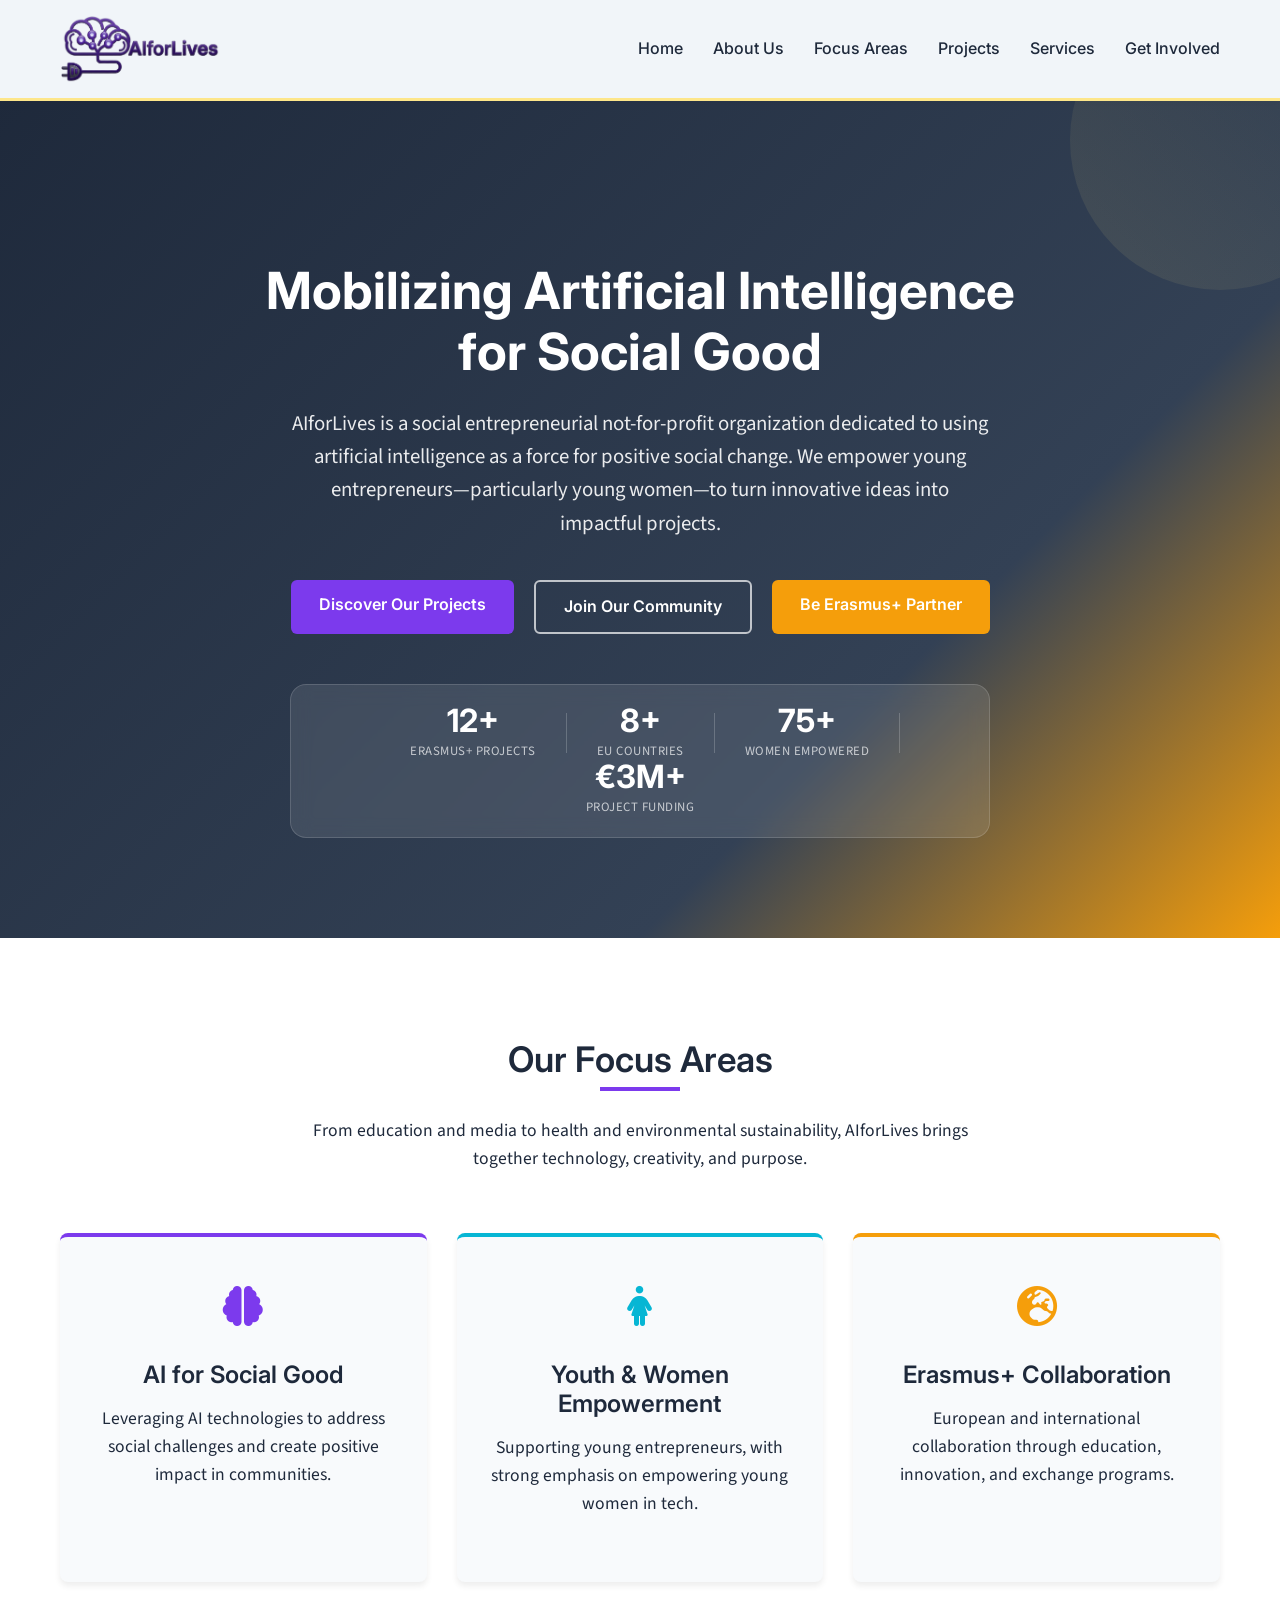
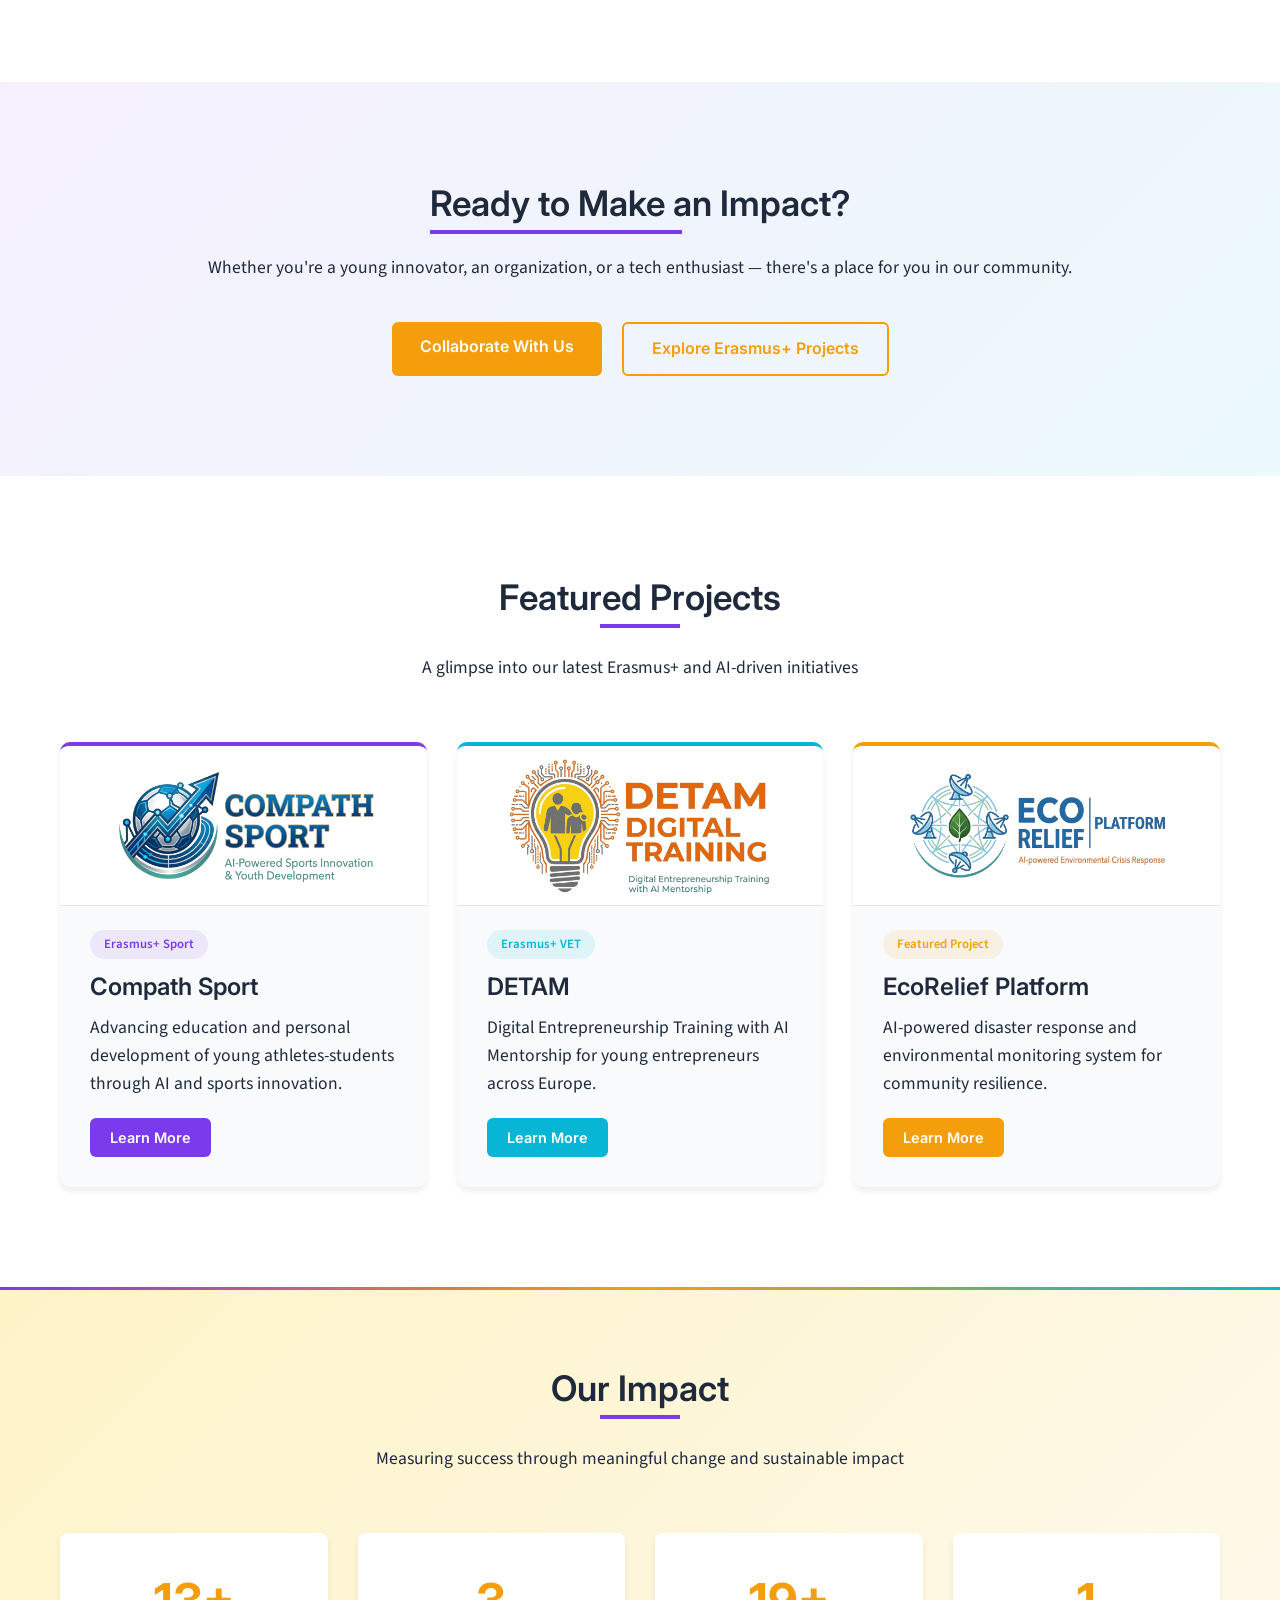
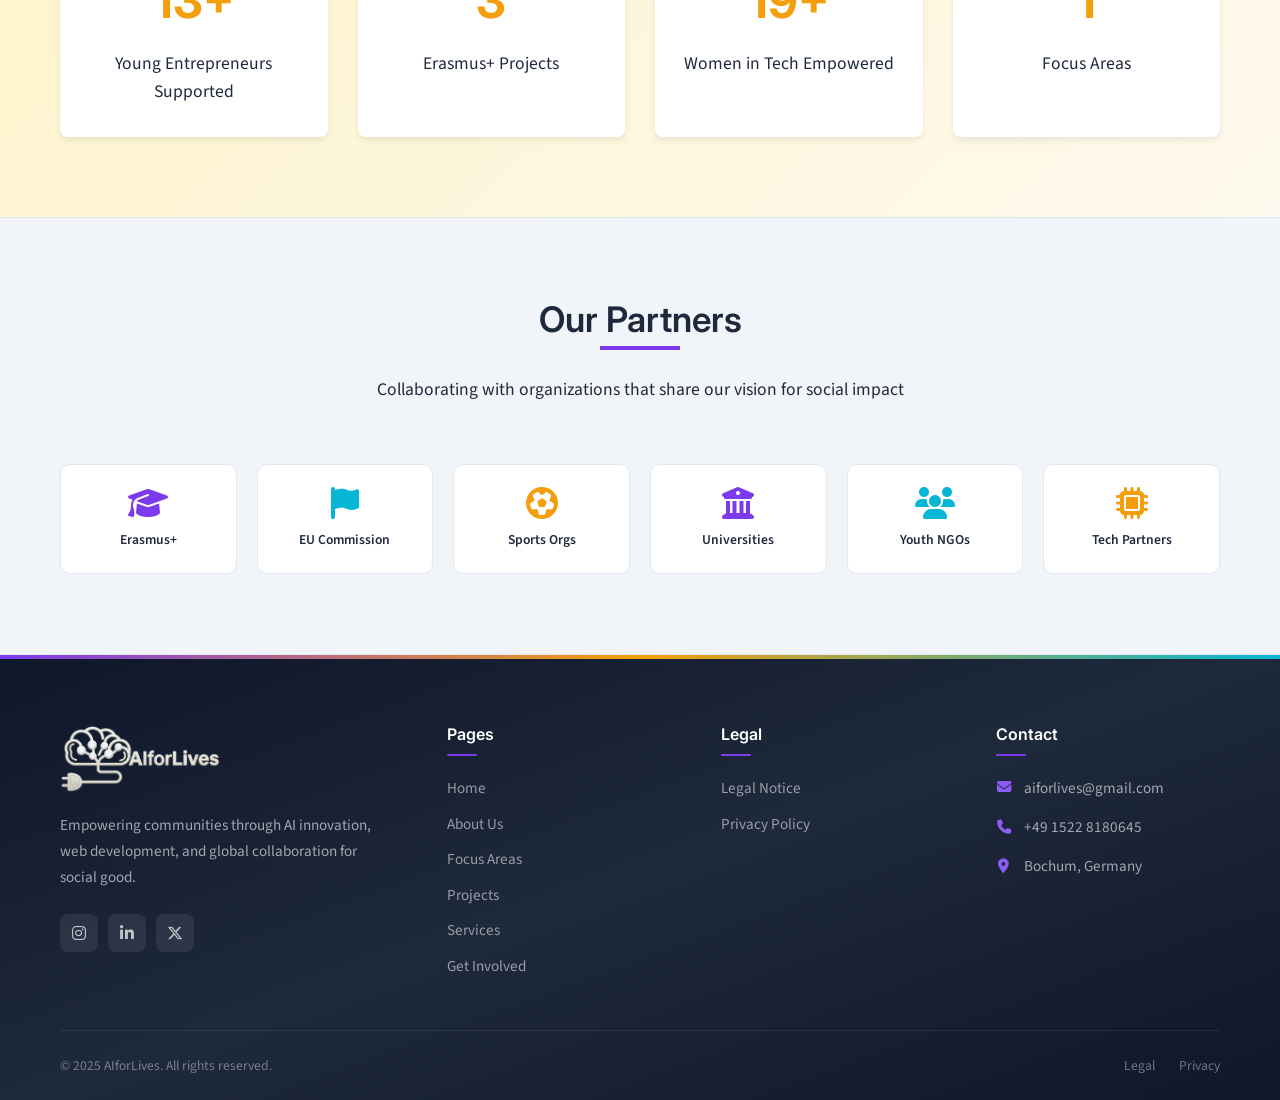
<file: index.html>
<!DOCTYPE html>
<html lang="en">
  <head>
    <meta charset="UTF-8" />
    <meta name="viewport" content="width=device-width, initial-scale=1.0" />
    <title>AI For Lives - Mobilizing AI for Social Good</title>
    <meta
      name="description"
      content="AIforLives is a social entrepreneurial not‑for‑profit organization dedicated to using artificial intelligence as a force for positive social change."
    />

    <!-- Open Graph -->
    <meta property="og:type"        content="website" />
    <meta property="og:url"         content="https://www.aiforlives.com/" />
    <meta property="og:title"       content="AI For Lives - Mobilizing AI for Social Good" />
    <meta property="og:description" content="AIforLives is a social entrepreneurial not‑for‑profit organization dedicated to using artificial intelligence as a force for positive social change." />
    <meta property="og:image"       content="https://www.aiforlives.com/images/logo/logo.png" />
    <meta name="twitter:card"       content="summary_large_image" />
    <meta name="twitter:site"       content="@aiforlives" />

    <!-- Fonts -->
    <link rel="preconnect" href="https://fonts.googleapis.com" />
    <link rel="preconnect" href="https://fonts.gstatic.com" crossorigin />
    <link
      href="https://fonts.googleapis.com/css2?family=Inter:wght@300;400;500;600;700&family=Source+Sans+Pro:wght@300;400;600&display=swap"
      rel="stylesheet"
    />

    <!-- Icons -->
    <link
      rel="stylesheet"
      href="https://cdnjs.cloudflare.com/ajax/libs/font-awesome/6.7.2/css/all.min.css"
    />

    <!-- CSS -->
    <link rel="stylesheet" href="css/style.css" />
    <link rel="stylesheet" href="css/responsive.css" />

    <!-- Favicon -->
    <link rel="icon" type="image/png" href="images/logo/favicon.png" />
  </head>
  <body>
    <!-- Navigation -->
    <header>
      <div class="container header-container">
        <a href="index.html" class="logo">
          <img src="images/logo/logo.png" alt="AIforLives" class="logo-img" />
        </a>

        <button
          class="mobile-menu-btn"
          id="mobileMenuBtn"
          aria-label="Toggle menu"
        >
          <i class="fas fa-bars"></i>
        </button>

        <nav id="mainNav">
          <ul>
            <li><a href="index.html" class="active">Home</a></li>
            <li><a href="about.html">About Us</a></li>
            <li><a href="focus.html">Focus Areas</a></li>
            <li><a href="projects.html">Projects</a></li>
            <li><a href="services.html">Services</a></li>
            <li><a href="contact.html">Get Involved</a></li>
          </ul>
        </nav>
      </div>
    </header>

    <!-- Hero Section -->
    <section class="hero" id="home">
      <div class="hero-bg-image"></div>
      <div class="container">
        <h1>Mobilizing Artificial Intelligence for Social Good</h1>
        <p>
          AIforLives is a social entrepreneurial not‑for‑profit organization
          dedicated to using artificial intelligence as a force for positive
          social change. We empower young entrepreneurs—particularly young
          women—to turn innovative ideas into impactful projects.
        </p>
        <div class="hero-buttons">
          <a href="projects.html" class="btn btn-primary"
            >Discover Our Projects</a
          >
          <a href="contact.html" class="btn btn-secondary"
            >Join Our Community</a
          >
          <a href="https://docs.google.com/forms/d/e/1FAIpQLSfxHi47pwMNfy3Qve-RsNB4Aa1Nxmoe9XFEu64vbUYkCNPxMQ/viewform" target="_blank" rel="noopener" class="btn btn-brown"
            >Be Erasmus+ Partner</a
          >
        </div>

        <!-- Hero Stats Strip -->
        <div class="hero-stats-strip">
          <div class="hero-stat">
            <span class="hero-stat-num">12+</span>
            <span class="hero-stat-label">Erasmus+ Projects</span>
          </div>
          <div class="hero-stat-divider"></div>
          <div class="hero-stat">
            <span class="hero-stat-num">8+</span>
            <span class="hero-stat-label">EU Countries</span>
          </div>
          <div class="hero-stat-divider"></div>
          <div class="hero-stat">
            <span class="hero-stat-num">75+</span>
            <span class="hero-stat-label">Women Empowered</span>
          </div>
          <div class="hero-stat-divider"></div>
          <div class="hero-stat">
            <span class="hero-stat-num">€3M+</span>
            <span class="hero-stat-label">Project Funding</span>
          </div>
        </div>
      </div>
    </section>

    <!-- Focus Areas Preview -->
    <section class="focus-areas-preview">
      <div class="container">
        <div class="section-title">
          <h2>Our Focus Areas</h2>
          <p>
            From education and media to health and environmental sustainability,
            AIforLives brings together technology, creativity, and purpose.
          </p>
        </div>

        <div class="focus-cards">
          <div class="focus-card">
            <div class="focus-icon">
              <i class="fas fa-brain"></i>
            </div>
            <h3>AI for Social Good</h3>
            <p>
              Leveraging AI technologies to address social challenges and create
              positive impact in communities.
            </p>
          </div>

          <div class="focus-card">
            <div class="focus-icon">
              <i class="fas fa-female"></i>
            </div>
            <h3>Youth & Women Empowerment</h3>
            <p>
              Supporting young entrepreneurs, with strong emphasis on empowering
              young women in tech.
            </p>
          </div>

          <div class="focus-card">
            <div class="focus-icon">
              <i class="fas fa-globe-europe"></i>
            </div>
            <h3>Erasmus+ Collaboration</h3>
            <p>
              European and international collaboration through education,
              innovation, and exchange programs.
            </p>
          </div>
        </div>
      </div>
    </section>

    <!-- CTA Section -->
    <section class="cta-section">
      <div class="container">
        <h2>Ready to Make an Impact?</h2>
        <p>
          Whether you're a young innovator, an organization, or a tech
          enthusiast — there's a place for you in our community.
        </p>
        <div class="cta-buttons">
          <a href="contact.html" class="btn btn-coral">Collaborate With Us</a>
          <a href="projects.html" class="btn btn-secondary"
            >Explore Erasmus+ Projects</a
          >
        </div>
      </div>
    </section>

    <!-- Featured Projects Section -->
    <section class="featured-projects">
      <div class="container">
        <div class="section-title">
          <h2>Featured Projects</h2>
          <p>
            A glimpse into our latest Erasmus+ and AI-driven initiatives
          </p>
        </div>

        <div class="featured-grid">
          <div class="featured-card">
            <div class="featured-card-img" style="background-image: url('images/projects/compath.png')"></div>
            <div class="featured-card-body">
              <div class="featured-tag">Erasmus+ Sport</div>
              <h3>Compath Sport</h3>
              <p>
                Advancing education and personal development of young
                athletes-students through AI and sports innovation.
              </p>
              <a href="projects.html" class="btn btn-small btn-teal">Learn More</a>
            </div>
          </div>

          <div class="featured-card">
            <div class="featured-card-img" style="background-image: url('images/projects/detam.png')"></div>
            <div class="featured-card-body">
              <div class="featured-tag">Erasmus+ VET</div>
              <h3>DETAM</h3>
              <p>
                Digital Entrepreneurship Training with AI Mentorship for young
                entrepreneurs across Europe.
              </p>
              <a href="projects.html" class="btn btn-small btn-coral">Learn More</a>
            </div>
          </div>

          <div class="featured-card">
            <div class="featured-card-img" style="background-image: url('images/projects/ecorelief.png')"></div>
            <div class="featured-card-body">
              <div class="featured-tag">Featured Project</div>
              <h3>EcoRelief Platform</h3>
              <p>
                AI-powered disaster response and environmental monitoring system
                for community resilience.
              </p>
              <a href="projects.html" class="btn btn-small btn-brown">Learn More</a>
            </div>
          </div>
        </div>
      </div>
    </section>

    <!-- Add after CTA section and before footer -->

    <!-- Impact Stats Section -->
    <section class="impact-stats brown-section">
      <div class="container">
        <div class="section-title">
          <h2>Our Impact</h2>
          <p>
            Measuring success through meaningful change and sustainable impact
          </p>
        </div>

        <div class="stats-grid">
          <div class="stat-item">
            <div class="stat-number" data-count="50" data-suffix="+">0</div>
            <div class="stat-label">Young Entrepreneurs Supported</div>
          </div>
          <div class="stat-item">
            <div class="stat-number" data-count="12">0</div>
            <div class="stat-label">Erasmus+ Projects</div>
          </div>
          <div class="stat-item">
            <div class="stat-number" data-count="75" data-suffix="+">0</div>
            <div class="stat-label">Women in Tech Empowered</div>
          </div>
          <div class="stat-item">
            <div class="stat-number" data-count="3">0</div>
            <div class="stat-label">Focus Areas</div>
          </div>
        </div>
      </div>
    </section>

    <!-- Partners Section -->
    <section class="partners-section">
      <div class="container">
        <div class="section-title">
          <h2>Our Partners</h2>
          <p>
            Collaborating with organizations that share our vision for social
            impact
          </p>
        </div>

        <div class="partners-grid">
          <div class="partner-logo">
            <i class="fas fa-graduation-cap"></i>
            <span>Erasmus+</span>
          </div>
          <div class="partner-logo">
            <i class="fas fa-flag"></i>
            <span>EU Commission</span>
          </div>
          <div class="partner-logo">
            <i class="fas fa-futbol"></i>
            <span>Sports Orgs</span>
          </div>
          <div class="partner-logo">
            <i class="fas fa-university"></i>
            <span>Universities</span>
          </div>
          <div class="partner-logo">
            <i class="fas fa-users"></i>
            <span>Youth NGOs</span>
          </div>
          <div class="partner-logo">
            <i class="fas fa-microchip"></i>
            <span>Tech Partners</span>
          </div>
        </div>
      </div>
    </section>

    <!-- Footer -->
    <footer class="footer">
      <div class="container">
        <div class="footer-main">
          <div class="footer-grid">
            <div class="footer-brand">
              <div class="footer-logo">
                <img src="images/logo/logo_white.png" alt="AIforLives" class="footer-logo-img" />
              </div>
              <p class="footer-description">
                Empowering communities through AI innovation, web development,
                and global collaboration for social good.
              </p>
              <div class="footer-social">
                <a href="https://www.instagram.com/aiforlives/" target="_blank" rel="noopener" aria-label="Instagram"><i class="fab fa-instagram"></i></a>
                <a href="https://www.linkedin.com/company/aiforlives/" target="_blank" rel="noopener" aria-label="LinkedIn"><i class="fab fa-linkedin-in"></i></a>
                <a href="https://x.com/aiforlives" target="_blank" rel="noopener" aria-label="X (Twitter)"><i class="fab fa-x-twitter"></i></a>
              </div>
            </div>
            <div class="footer-col">
              <h4>Pages</h4>
              <ul class="footer-links">
                <li><a href="index.html">Home</a></li>
                <li><a href="about.html">About Us</a></li>
                <li><a href="focus.html">Focus Areas</a></li>
                <li><a href="projects.html">Projects</a></li>
                <li><a href="services.html">Services</a></li>
                <li><a href="contact.html">Get Involved</a></li>
              </ul>
            </div>
            <div class="footer-col">
              <h4>Legal</h4>
              <ul class="footer-links">
                <li><a href="legal.html">Legal Notice</a></li>
                <li><a href="privacy.html">Privacy Policy</a></li>
              </ul>
            </div>
            <div class="footer-col">
              <h4>Contact</h4>
              <div class="footer-contact-item">
                <i class="fas fa-envelope"></i>
                <a href="mailto:aiforlives@gmail.com">aiforlives@gmail.com</a>
              </div>
              <div class="footer-contact-item">
                <i class="fas fa-phone"></i>
                <span>+49 1522 8180645</span>
              </div>
              <div class="footer-contact-item">
                <i class="fas fa-map-marker-alt"></i>
                <span>Bochum, Germany</span>
              </div>
            </div>
          </div>
        </div>
        <div class="footer-bottom">
          <p>&copy; 2025 AIforLives. All rights reserved.</p>
          <div class="footer-bottom-links">
            <a href="legal.html">Legal</a>
            <a href="privacy.html">Privacy</a>
          </div>
        </div>
      </div>
    </footer>

    <!-- JavaScript -->
    <script src="js/main.js"></script>
  </body>
</html>
</file>
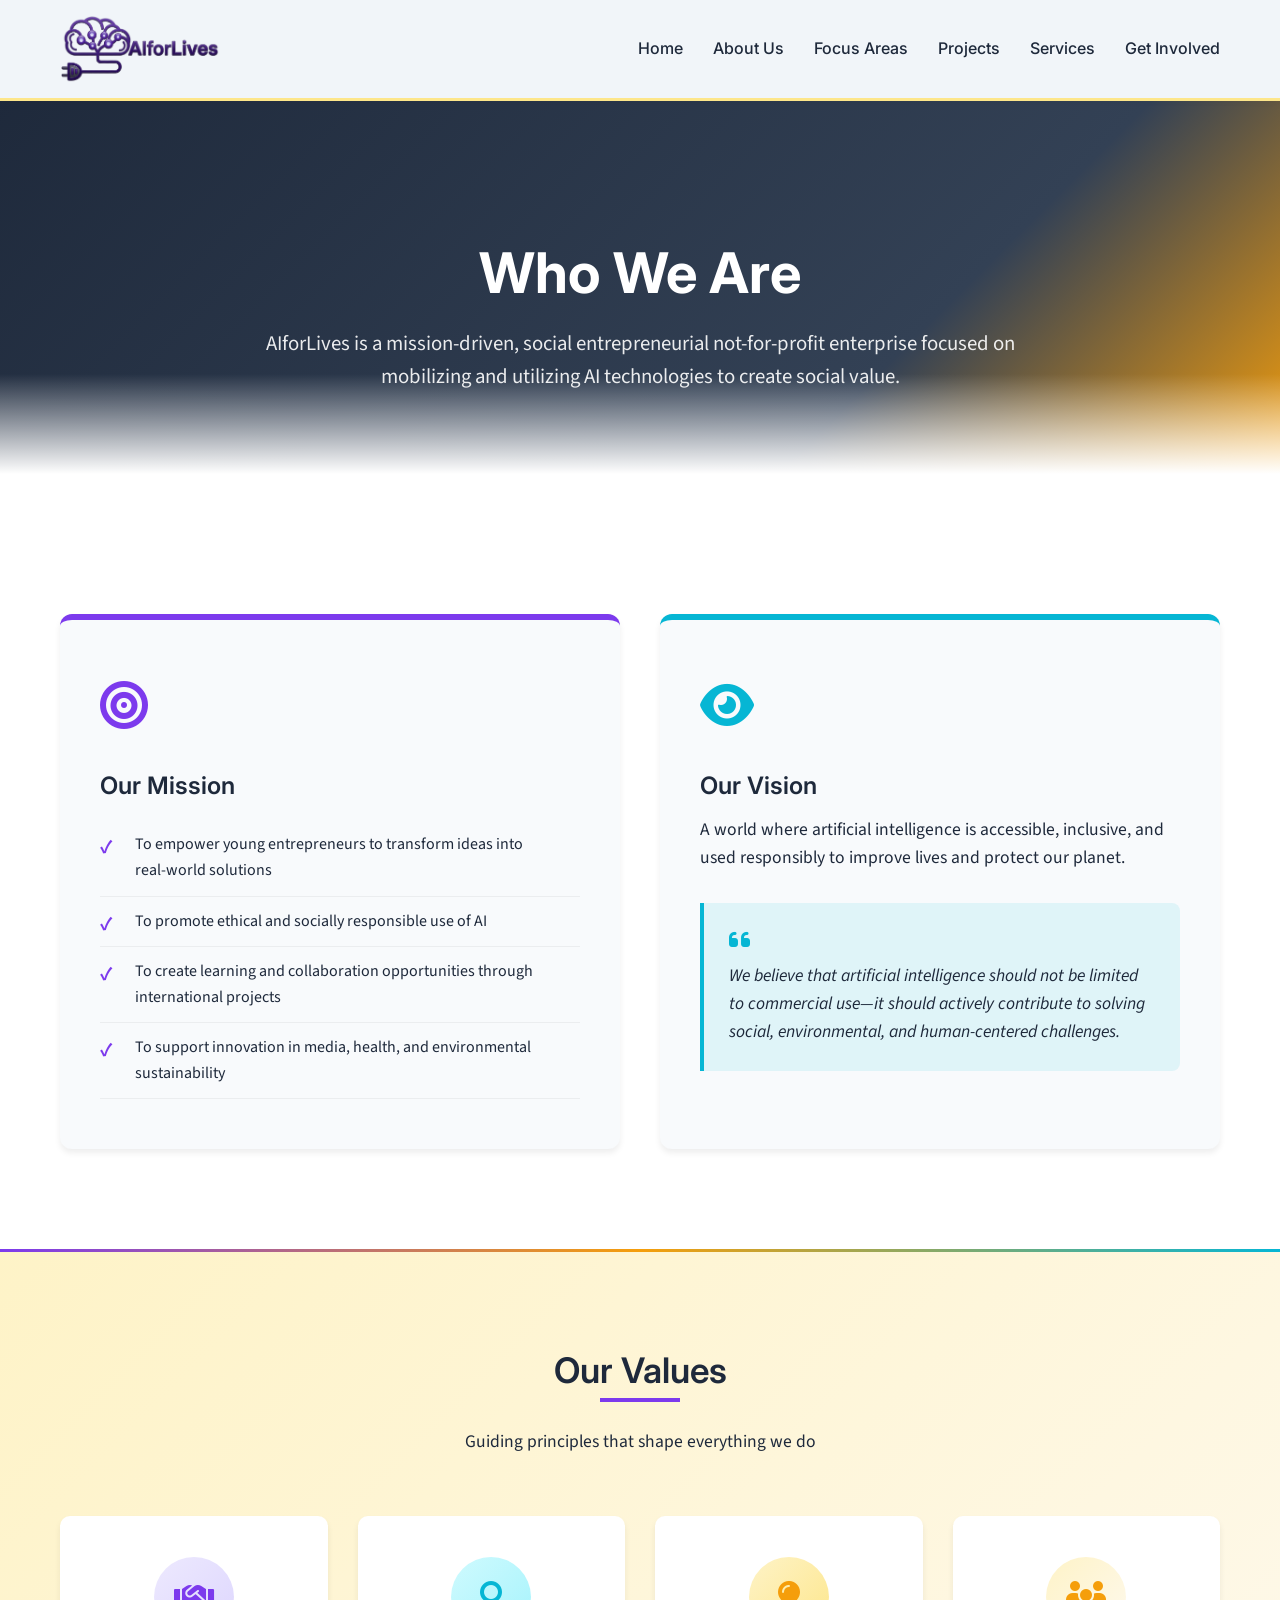
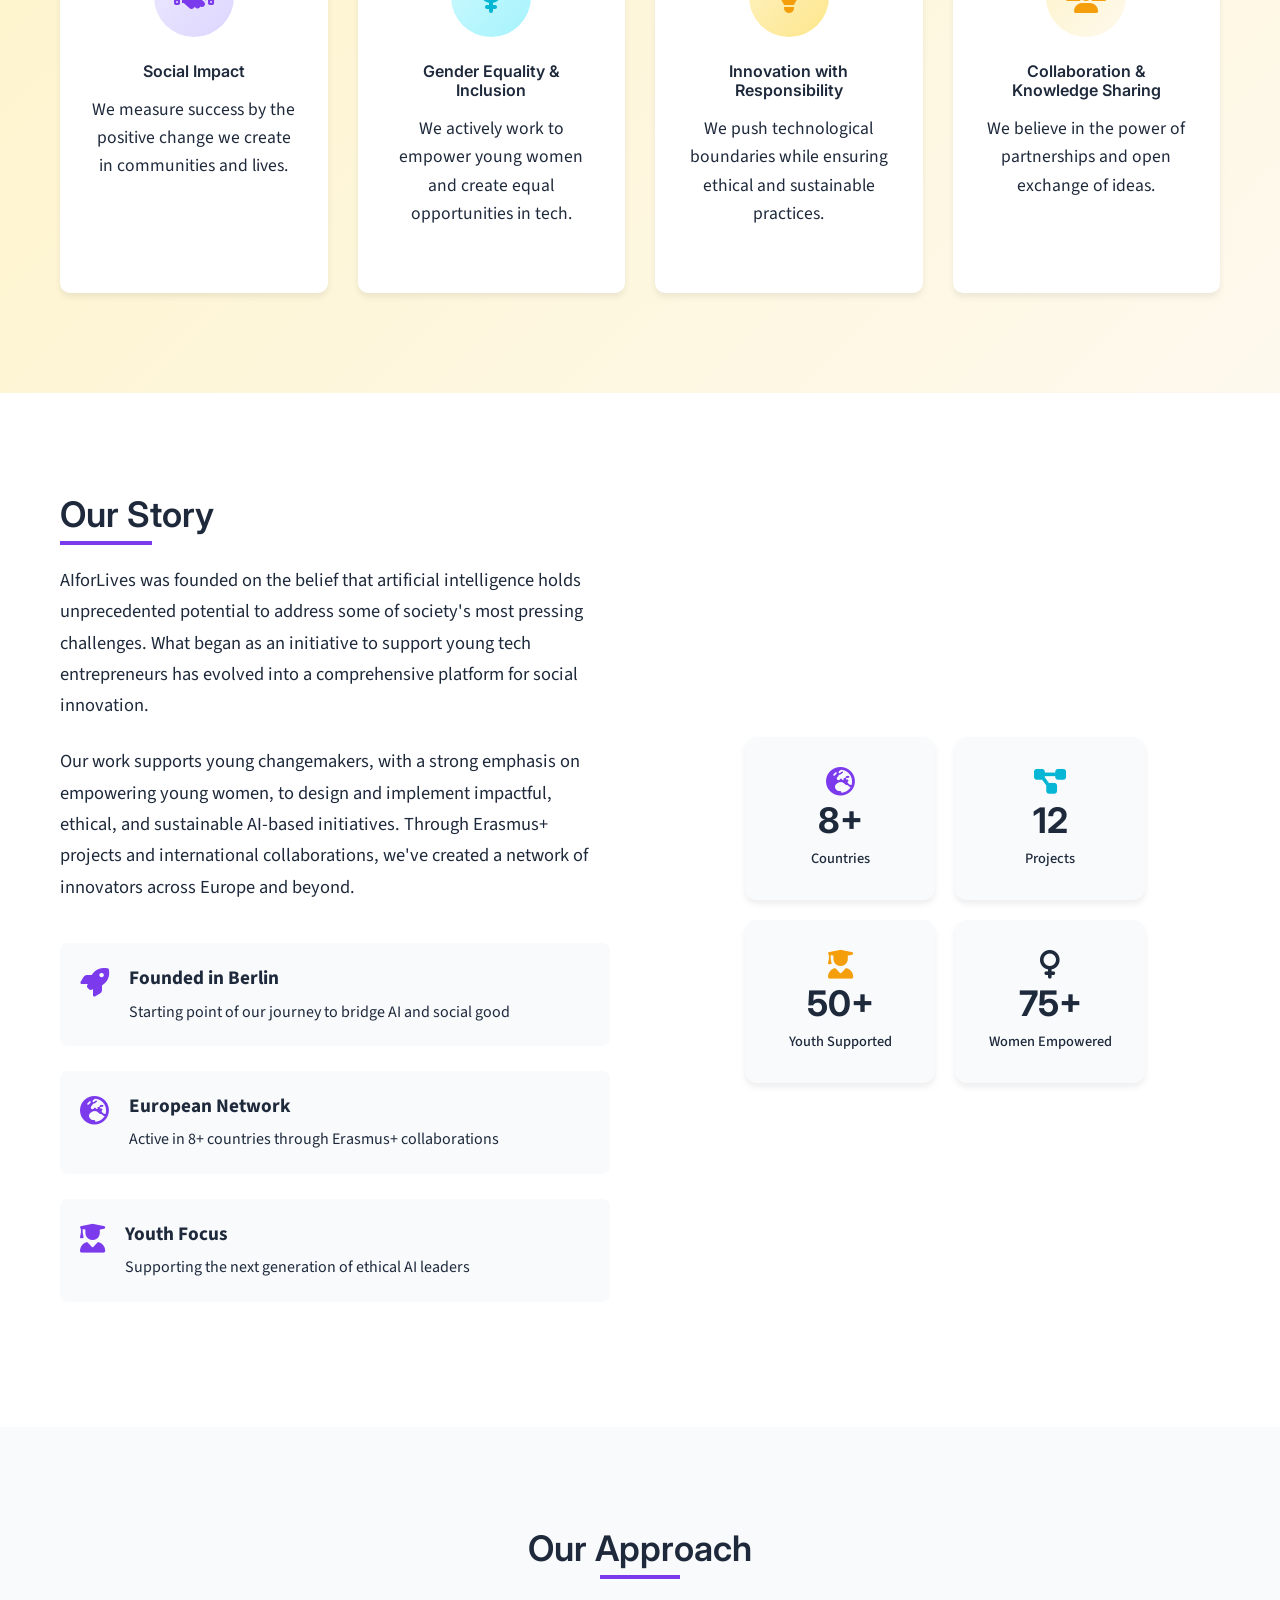
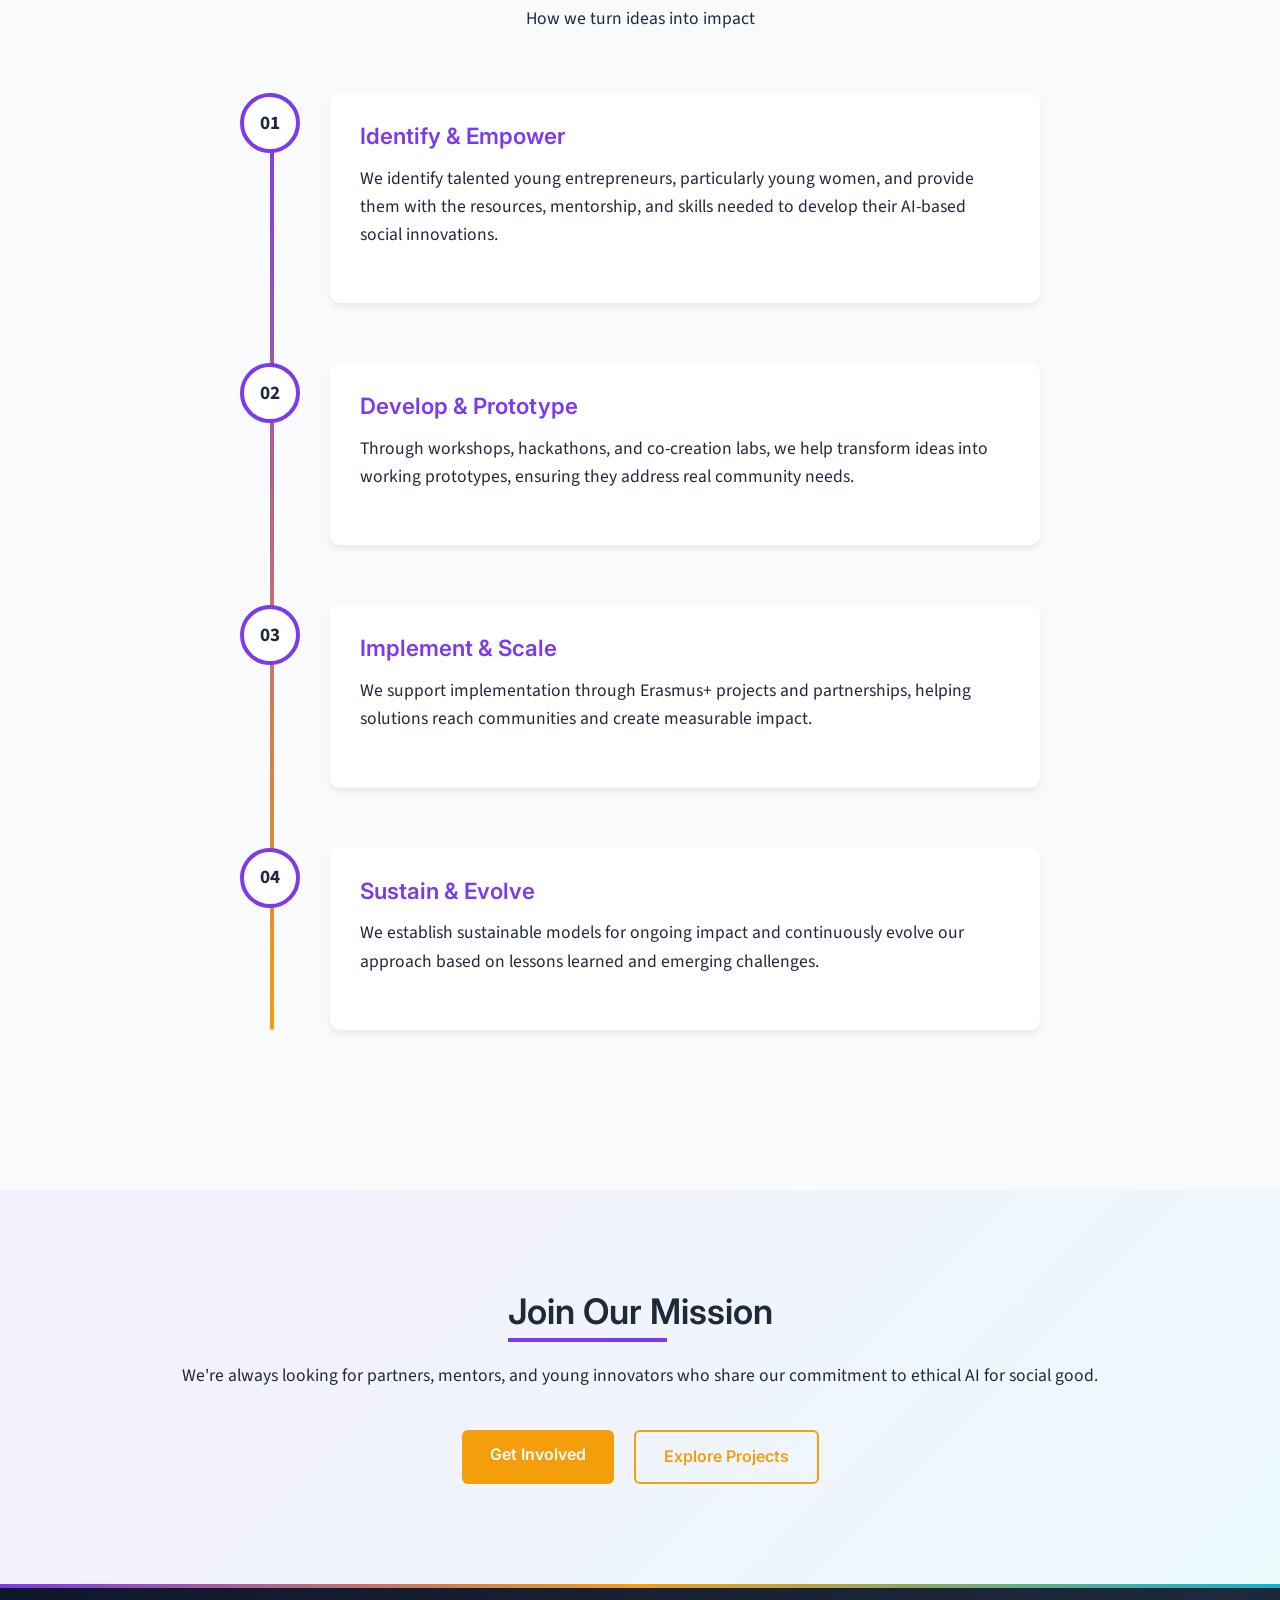
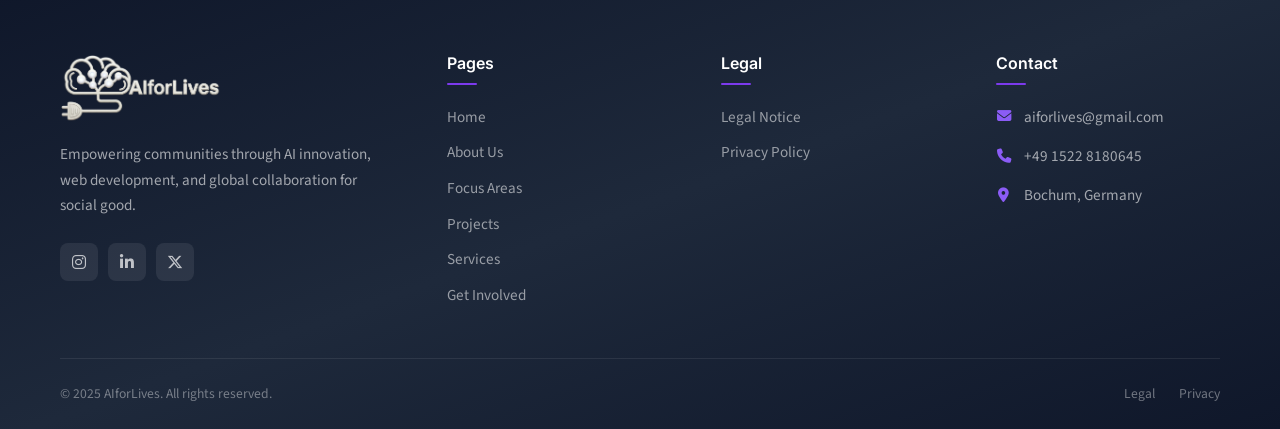
<file: about.html>
<!DOCTYPE html>
<html lang="en">
  <head>
    <meta charset="UTF-8" />
    <meta name="viewport" content="width=device-width, initial-scale=1.0" />
    <title>About Us - AI For Lives</title>
    <meta
      name="description"
      content="Learn about AIforLives - a mission-driven, social entrepreneurial not‑for‑profit enterprise focused on mobilizing AI technologies for social value."
    />

    <!-- Open Graph -->
    <meta property="og:type"        content="website" />
    <meta property="og:url"         content="https://www.aiforlives.com/about" />
    <meta property="og:title"       content="About Us - AI For Lives" />
    <meta property="og:description" content="Learn about AIforLives - a mission-driven, social entrepreneurial not‑for‑profit enterprise focused on mobilizing AI technologies for social value." />
    <meta property="og:image"       content="https://www.aiforlives.com/images/logo/logo.png" />
    <meta name="twitter:card"       content="summary_large_image" />
    <meta name="twitter:site"       content="@aiforlives" />

    <!-- Fonts -->
    <link rel="preconnect" href="https://fonts.googleapis.com" />
    <link rel="preconnect" href="https://fonts.gstatic.com" crossorigin />
    <link
      href="https://fonts.googleapis.com/css2?family=Inter:wght@300;400;500;600;700&family=Source+Sans+Pro:wght@300;400;600&display=swap"
      rel="stylesheet"
    />

    <!-- Icons -->
    <link
      rel="stylesheet"
      href="https://cdnjs.cloudflare.com/ajax/libs/font-awesome/6.7.2/css/all.min.css"
    />

    <!-- CSS -->
    <link rel="stylesheet" href="css/style.css" />
    <link rel="stylesheet" href="css/responsive.css" />
    <link rel="stylesheet" href="css/about.css" />

    <!-- Favicon -->
    <link rel="icon" type="image/png" href="images/logo/favicon.png" />
  </head>
  <body>
    <!-- Navigation -->
    <header>
      <div class="container header-container">
        <a href="index.html" class="logo">
          <img src="images/logo/logo.png" alt="AIforLives" class="logo-img" />
        </a>

        <button
          class="mobile-menu-btn"
          id="mobileMenuBtn"
          aria-label="Toggle menu"
        >
          <i class="fas fa-bars"></i>
        </button>

        <nav id="mainNav">
          <ul>
            <li><a href="index.html">Home</a></li>
            <li><a href="about.html" class="active">About Us</a></li>
            <li><a href="focus.html">Focus Areas</a></li>
            <li><a href="projects.html">Projects</a></li>
            <li><a href="services.html">Services</a></li>
            <li><a href="contact.html">Get Involved</a></li>
          </ul>
        </nav>
      </div>
    </header>

    <!-- Page Hero -->
    <section class="page-hero">
      <div class="page-hero-bg" style="background-image: url('https://images.unsplash.com/photo-1522071820081-009f0129c71c?w=1600&q=80&auto=format&fit=crop');"></div>
      <div class="container">
        <h1>Who We Are</h1>
        <p class="hero-subtitle">
          AIforLives is a mission‑driven, social entrepreneurial not‑for‑profit
          enterprise focused on mobilizing and utilizing AI technologies to
          create social value.
        </p>
      </div>
    </section>

    <!-- Mission & Vision -->
    <section class="mission-vision">
      <div class="container">
        <div class="mv-grid">
          <div class="mv-card mission-card">
            <div class="mv-icon">
              <i class="fas fa-bullseye"></i>
            </div>
            <h3>Our Mission</h3>
            <ul class="mission-list">
              <li>
                To empower young entrepreneurs to transform ideas into
                real‑world solutions
              </li>
              <li>To promote ethical and socially responsible use of AI</li>
              <li>
                To create learning and collaboration opportunities through
                international projects
              </li>
              <li>
                To support innovation in media, health, and environmental
                sustainability
              </li>
            </ul>
          </div>

          <div class="mv-card vision-card">
            <div class="mv-icon">
              <i class="fas fa-eye"></i>
            </div>
            <h3>Our Vision</h3>
            <p>
              A world where artificial intelligence is accessible, inclusive,
              and used responsibly to improve lives and protect our planet.
            </p>
            <div class="vision-highlight">
              <i class="fas fa-quote-left"></i>
              <p>
                We believe that artificial intelligence should not be limited to
                commercial use—it should actively contribute to solving social,
                environmental, and human‑centered challenges.
              </p>
            </div>
          </div>
        </div>
      </div>
    </section>

    <!-- Values Section -->
    <section class="values-section brown-section">
      <div class="container">
        <div class="section-title">
          <h2>Our Values</h2>
          <p>Guiding principles that shape everything we do</p>
        </div>

        <div class="values-grid">
          <div class="value-card">
            <div class="value-icon">
              <i class="fas fa-handshake"></i>
            </div>
            <h4>Social Impact</h4>
            <p>
              We measure success by the positive change we create in communities
              and lives.
            </p>
          </div>

          <div class="value-card">
            <div class="value-icon">
              <i class="fas fa-venus"></i>
            </div>
            <h4>Gender Equality & Inclusion</h4>
            <p>
              We actively work to empower young women and create equal
              opportunities in tech.
            </p>
          </div>

          <div class="value-card">
            <div class="value-icon">
              <i class="fas fa-lightbulb"></i>
            </div>
            <h4>Innovation with Responsibility</h4>
            <p>
              We push technological boundaries while ensuring ethical and
              sustainable practices.
            </p>
          </div>

          <div class="value-card">
            <div class="value-icon">
              <i class="fas fa-users"></i>
            </div>
            <h4>Collaboration & Knowledge Sharing</h4>
            <p>
              We believe in the power of partnerships and open exchange of
              ideas.
            </p>
          </div>
        </div>
      </div>
    </section>

    <!-- Our Story -->
    <section class="our-story">
      <div class="container">
        <div class="story-content">
          <div class="story-text">
            <h2>Our Story</h2>
            <p>
              AIforLives was founded on the belief that artificial intelligence
              holds unprecedented potential to address some of society's most
              pressing challenges. What began as an initiative to support young
              tech entrepreneurs has evolved into a comprehensive platform for
              social innovation.
            </p>

            <p>
              Our work supports young changemakers, with a strong emphasis on
              empowering young women, to design and implement impactful,
              ethical, and sustainable AI‑based initiatives. Through Erasmus+
              projects and international collaborations, we've created a network
              of innovators across Europe and beyond.
            </p>

            <div class="story-highlights">
              <div class="highlight">
                <i class="fas fa-rocket"></i>
                <div>
                  <h5>Founded in Berlin</h5>
                  <p>
                    Starting point of our journey to bridge AI and social good
                  </p>
                </div>
              </div>
              <div class="highlight">
                <i class="fas fa-globe-europe"></i>
                <div>
                  <h5>European Network</h5>
                  <p>Active in 8+ countries through Erasmus+ collaborations</p>
                </div>
              </div>
              <div class="highlight">
                <i class="fas fa-user-graduate"></i>
                <div>
                  <h5>Youth Focus</h5>
                  <p>Supporting the next generation of ethical AI leaders</p>
                </div>
              </div>
            </div>
          </div>

          <div class="story-image">
            <div class="story-visual">
              <div class="visual-stat">
                <i class="fas fa-globe-europe"></i>
                <span class="visual-number">8+</span>
                <span class="visual-label">Countries</span>
              </div>
              <div class="visual-stat">
                <i class="fas fa-project-diagram"></i>
                <span class="visual-number">12</span>
                <span class="visual-label">Projects</span>
              </div>
              <div class="visual-stat">
                <i class="fas fa-user-graduate"></i>
                <span class="visual-number">50+</span>
                <span class="visual-label">Youth Supported</span>
              </div>
              <div class="visual-stat">
                <i class="fas fa-venus"></i>
                <span class="visual-number">75+</span>
                <span class="visual-label">Women Empowered</span>
              </div>
            </div>
          </div>
        </div>
      </div>
    </section>

    <!-- Approach Section -->
    <section class="approach-section">
      <div class="container">
        <div class="section-title">
          <h2>Our Approach</h2>
          <p>How we turn ideas into impact</p>
        </div>

        <div class="approach-timeline">
          <div class="timeline-item">
            <div class="timeline-number">01</div>
            <div class="timeline-content">
              <h4>Identify & Empower</h4>
              <p>
                We identify talented young entrepreneurs, particularly young
                women, and provide them with the resources, mentorship, and
                skills needed to develop their AI-based social innovations.
              </p>
            </div>
          </div>

          <div class="timeline-item">
            <div class="timeline-number">02</div>
            <div class="timeline-content">
              <h4>Develop & Prototype</h4>
              <p>
                Through workshops, hackathons, and co-creation labs, we help
                transform ideas into working prototypes, ensuring they address
                real community needs.
              </p>
            </div>
          </div>

          <div class="timeline-item">
            <div class="timeline-number">03</div>
            <div class="timeline-content">
              <h4>Implement & Scale</h4>
              <p>
                We support implementation through Erasmus+ projects and
                partnerships, helping solutions reach communities and create
                measurable impact.
              </p>
            </div>
          </div>

          <div class="timeline-item">
            <div class="timeline-number">04</div>
            <div class="timeline-content">
              <h4>Sustain & Evolve</h4>
              <p>
                We establish sustainable models for ongoing impact and
                continuously evolve our approach based on lessons learned and
                emerging challenges.
              </p>
            </div>
          </div>
        </div>
      </div>
    </section>

    <!-- CTA Section -->
    <section class="cta-section">
      <div class="container">
        <h2>Join Our Mission</h2>
        <p>
          We're always looking for partners, mentors, and young innovators who
          share our commitment to ethical AI for social good.
        </p>
        <div class="cta-buttons">
          <a href="contact.html" class="btn btn-brown">Get Involved</a>
          <a href="projects.html" class="btn btn-secondary">Explore Projects</a>
        </div>
      </div>
    </section>

    <!-- Footer -->
    <footer class="footer">
      <div class="container">
        <div class="footer-main">
          <div class="footer-grid">
            <div class="footer-brand">
              <div class="footer-logo">
                <img src="images/logo/logo_white.png" alt="AIforLives" class="footer-logo-img" />
              </div>
              <p class="footer-description">
                Empowering communities through AI innovation, web development,
                and global collaboration for social good.
              </p>
              <div class="footer-social">
                <a href="https://www.instagram.com/aiforlives/" target="_blank" rel="noopener" aria-label="Instagram"><i class="fab fa-instagram"></i></a>
                <a href="https://www.linkedin.com/company/aiforlives/" target="_blank" rel="noopener" aria-label="LinkedIn"><i class="fab fa-linkedin-in"></i></a>
                <a href="https://x.com/aiforlives" target="_blank" rel="noopener" aria-label="X (Twitter)"><i class="fab fa-x-twitter"></i></a>
              </div>
            </div>
            <div class="footer-col">
              <h4>Pages</h4>
              <ul class="footer-links">
                <li><a href="index.html">Home</a></li>
                <li><a href="about.html">About Us</a></li>
                <li><a href="focus.html">Focus Areas</a></li>
                <li><a href="projects.html">Projects</a></li>
                <li><a href="services.html">Services</a></li>
                <li><a href="contact.html">Get Involved</a></li>
              </ul>
            </div>
            <div class="footer-col">
              <h4>Legal</h4>
              <ul class="footer-links">
                <li><a href="legal.html">Legal Notice</a></li>
                <li><a href="privacy.html">Privacy Policy</a></li>
              </ul>
            </div>
            <div class="footer-col">
              <h4>Contact</h4>
              <div class="footer-contact-item">
                <i class="fas fa-envelope"></i>
                <a href="mailto:aiforlives@gmail.com">aiforlives@gmail.com</a>
              </div>
              <div class="footer-contact-item">
                <i class="fas fa-phone"></i>
                <span>+49 1522 8180645</span>
              </div>
              <div class="footer-contact-item">
                <i class="fas fa-map-marker-alt"></i>
                <span>Bochum, Germany</span>
              </div>
            </div>
          </div>
        </div>
        <div class="footer-bottom">
          <p>&copy; 2025 AIforLives. All rights reserved.</p>
          <div class="footer-bottom-links">
            <a href="legal.html">Legal</a>
            <a href="privacy.html">Privacy</a>
          </div>
        </div>
      </div>
    </footer>

    <!-- JavaScript -->
    <script src="js/main.js"></script>
  </body>
</html>
</file>
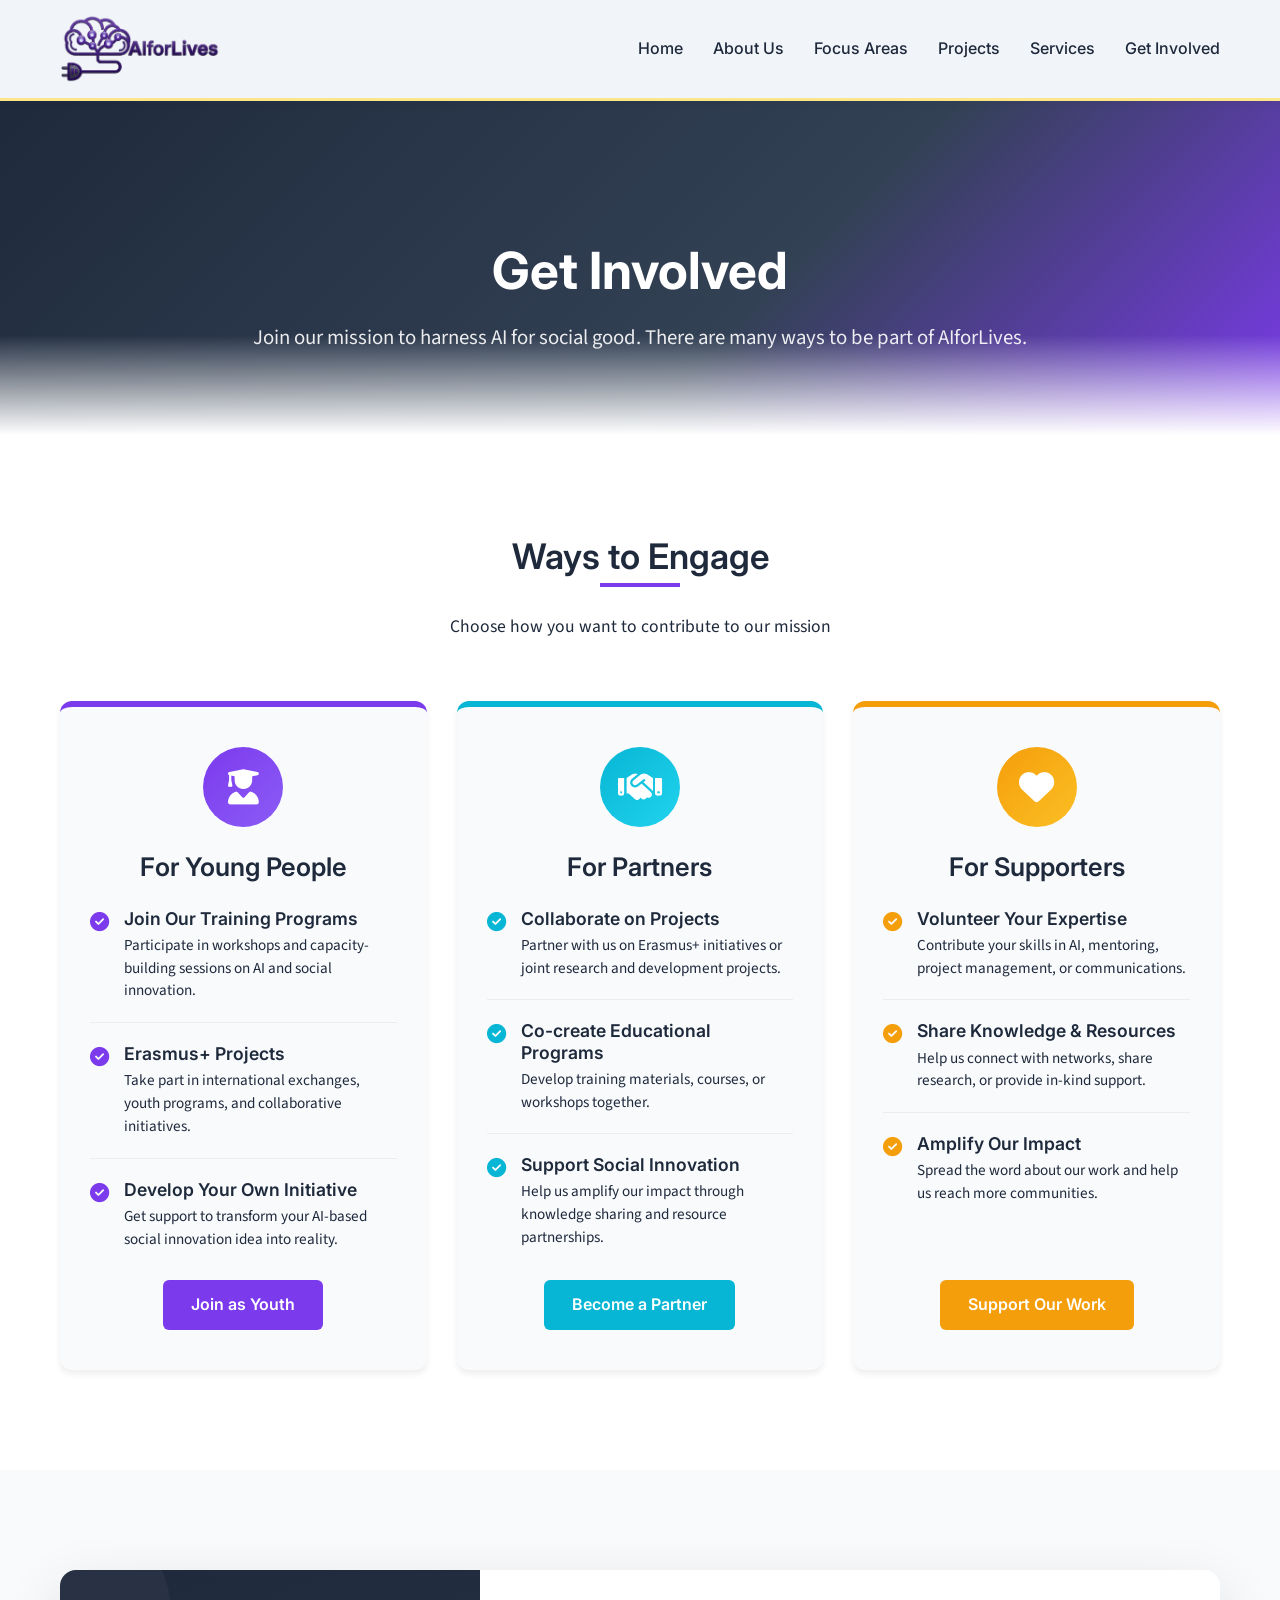
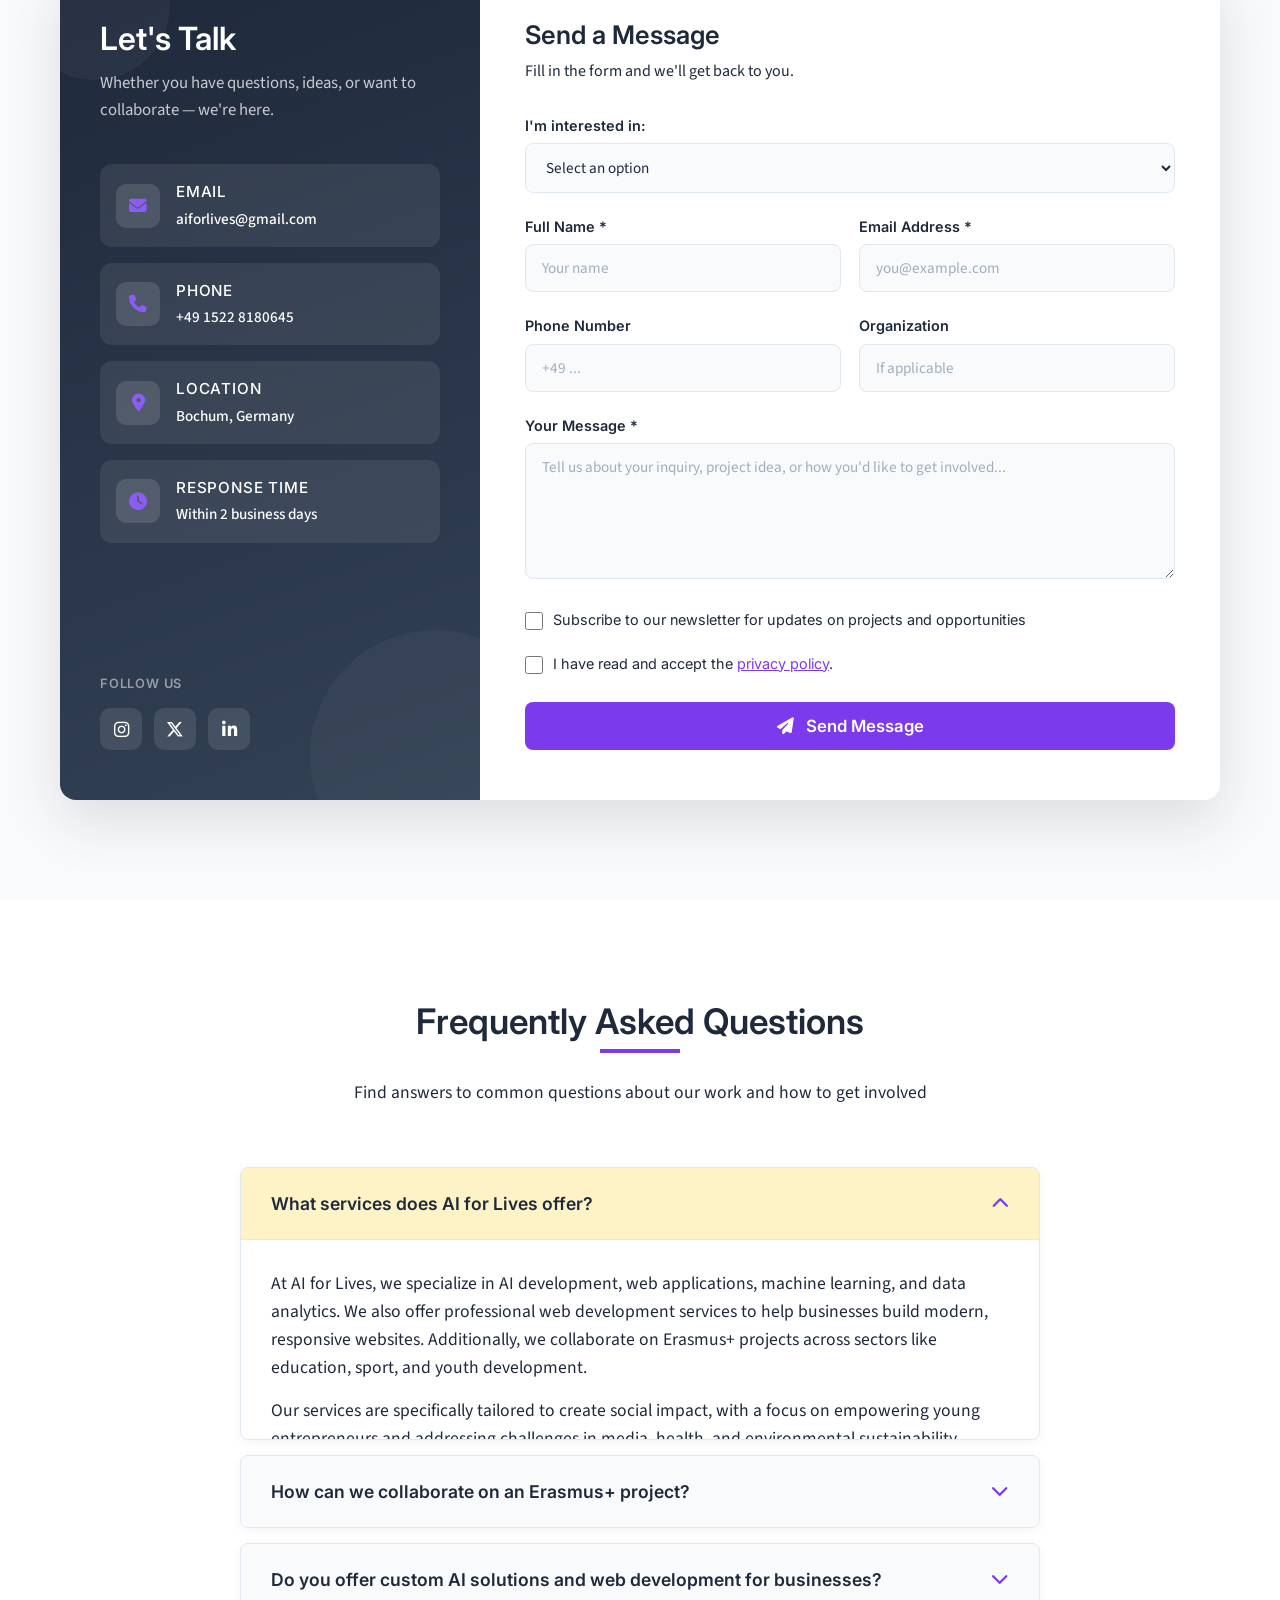
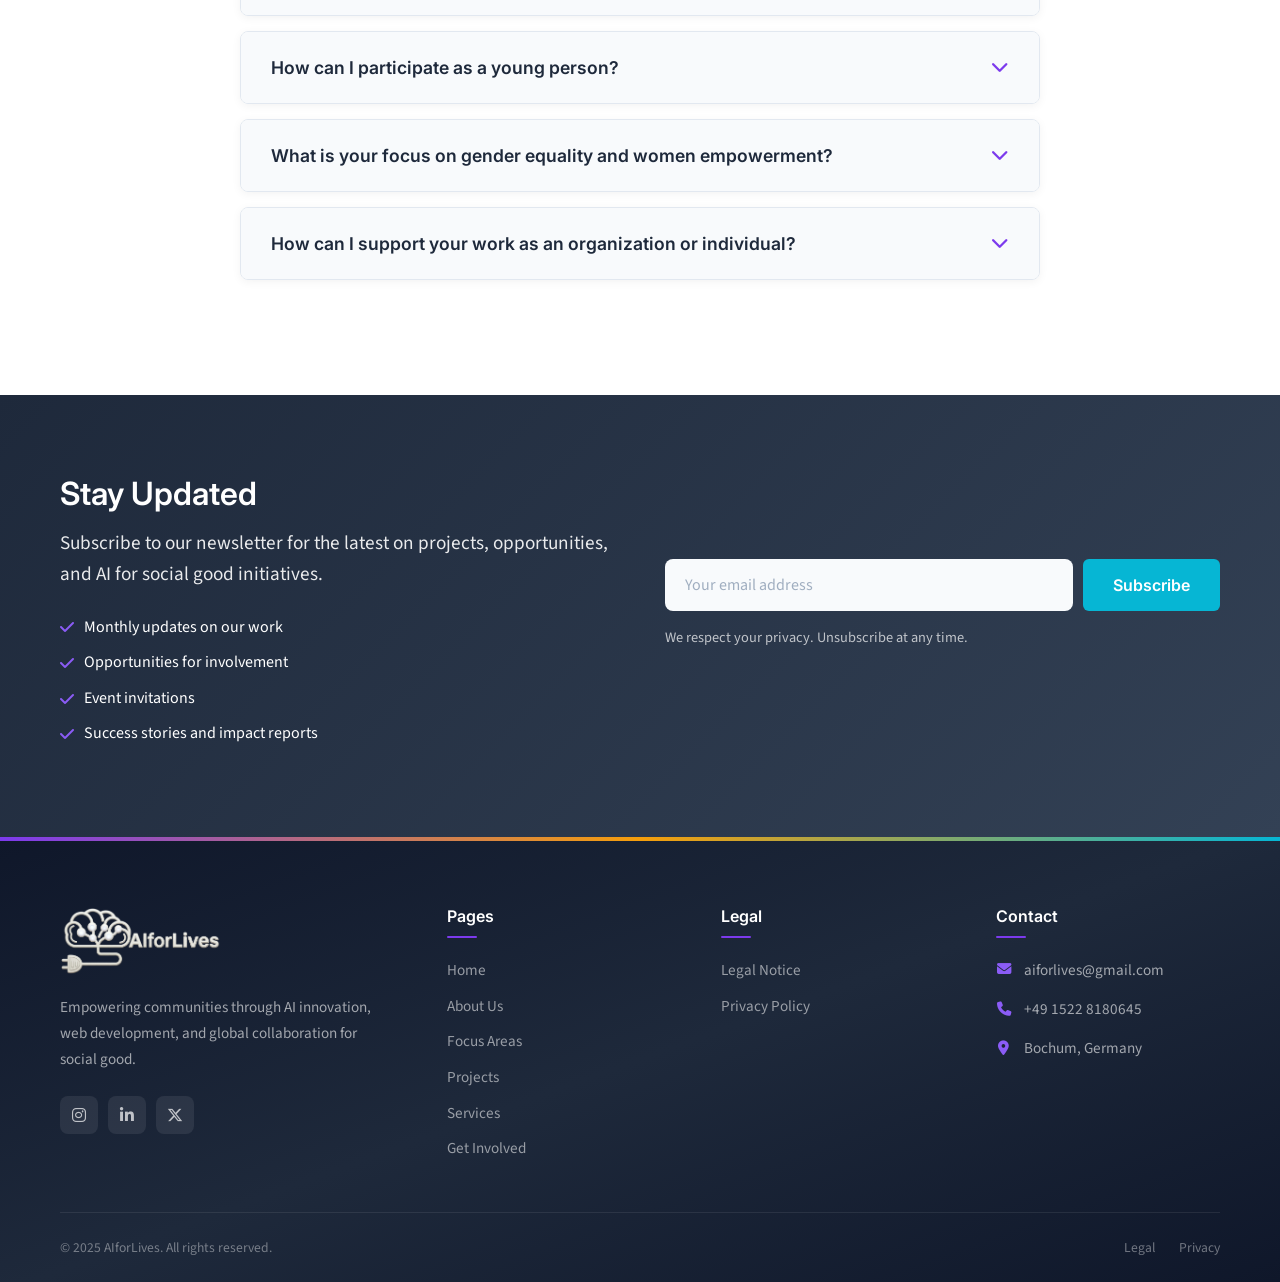
<file: contact.html>
<!DOCTYPE html>
<html lang="en">
  <head>
    <meta charset="UTF-8" />
    <meta name="viewport" content="width=device-width, initial-scale=1.0" />
    <title>Get Involved - AI For Lives</title>
    <meta
      name="description"
      content="Get involved with AIforLives. Join our community, collaborate on projects, or partner with us to create AI solutions for social good."
    />

    <!-- Open Graph -->
    <meta property="og:type"        content="website" />
    <meta property="og:url"         content="https://www.aiforlives.com/contact" />
    <meta property="og:title"       content="Get Involved - AI For Lives" />
    <meta property="og:description" content="Get involved with AIforLives. Join our community, collaborate on projects, or partner with us to create AI solutions for social good." />
    <meta property="og:image"       content="https://www.aiforlives.com/images/logo/logo.png" />
    <meta name="twitter:card"       content="summary_large_image" />
    <meta name="twitter:site"       content="@aiforlives" />

    <!-- Fonts -->
    <link rel="preconnect" href="https://fonts.googleapis.com" />
    <link rel="preconnect" href="https://fonts.gstatic.com" crossorigin />
    <link
      href="https://fonts.googleapis.com/css2?family=Inter:wght@300;400;500;600;700&family=Source+Sans+Pro:wght@300;400;600&display=swap"
      rel="stylesheet"
    />

    <!-- Icons -->
    <link
      rel="stylesheet"
      href="https://cdnjs.cloudflare.com/ajax/libs/font-awesome/6.7.2/css/all.min.css"
    />

    <!-- CSS -->
    <link rel="stylesheet" href="css/style.css" />
    <link rel="stylesheet" href="css/responsive.css" />
    <link rel="stylesheet" href="css/contact.css" />

    <!-- Favicon -->
    <link rel="icon" type="image/png" href="images/logo/favicon.png" />
  </head>
  <body>
    <!-- Navigation -->
    <header>
      <div class="container header-container">
        <a href="index.html" class="logo">
          <img src="images/logo/logo.png" alt="AIforLives" class="logo-img" />
        </a>

        <button
          class="mobile-menu-btn"
          id="mobileMenuBtn"
          aria-label="Toggle menu"
        >
          <i class="fas fa-bars"></i>
        </button>

        <nav id="mainNav">
          <ul>
            <li><a href="index.html">Home</a></li>
            <li><a href="about.html">About Us</a></li>
            <li><a href="focus.html">Focus Areas</a></li>
            <li><a href="projects.html">Projects</a></li>
            <li><a href="services.html">Services</a></li>
            <li><a href="contact.html" class="active">Get Involved</a></li>
          </ul>
        </nav>
      </div>
    </header>

    <!-- Page Hero -->
    <section class="page-hero contact-hero">
      <div class="page-hero-bg" style="background-image: url('https://images.unsplash.com/photo-1582213782179-e0d53f98f2ca?w=1600&q=80&auto=format&fit=crop');"></div>
      <div class="container">
        <h1>Get Involved</h1>
        <p class="hero-subtitle">
          Join our mission to harness AI for social good. There are many ways to
          be part of AIforLives.
        </p>
      </div>
    </section>

    <!-- Engagement Options -->
    <section class="engagement-options">
      <div class="container">
        <div class="section-title">
          <h2>Ways to Engage</h2>
          <p>Choose how you want to contribute to our mission</p>
        </div>

        <div class="engagement-cards">
          <!-- For Young People -->
          <div class="engagement-card">
            <div class="engagement-icon">
              <i class="fas fa-user-graduate"></i>
            </div>
            <h3>For Young People</h3>
            <ul class="engagement-list">
              <li>
                <i class="fas fa-check-circle"></i>
                <div>
                  <h4>Join Our Training Programs</h4>
                  <p>
                    Participate in workshops and capacity-building sessions on
                    AI and social innovation.
                  </p>
                </div>
              </li>
              <li>
                <i class="fas fa-check-circle"></i>
                <div>
                  <h4>Erasmus+ Projects</h4>
                  <p>
                    Take part in international exchanges, youth programs, and
                    collaborative initiatives.
                  </p>
                </div>
              </li>
              <li>
                <i class="fas fa-check-circle"></i>
                <div>
                  <h4>Develop Your Own Initiative</h4>
                  <p>
                    Get support to transform your AI-based social innovation
                    idea into reality.
                  </p>
                </div>
              </li>
            </ul>
            <a href="#contact-form" class="btn btn-teal">Join as Youth</a>
          </div>

          <!-- For Partners -->
          <div class="engagement-card">
            <div class="engagement-icon">
              <i class="fas fa-handshake"></i>
            </div>
            <h3>For Partners</h3>
            <ul class="engagement-list">
              <li>
                <i class="fas fa-check-circle"></i>
                <div>
                  <h4>Collaborate on Projects</h4>
                  <p>
                    Partner with us on Erasmus+ initiatives or joint research
                    and development projects.
                  </p>
                </div>
              </li>
              <li>
                <i class="fas fa-check-circle"></i>
                <div>
                  <h4>Co-create Educational Programs</h4>
                  <p>
                    Develop training materials, courses, or workshops together.
                  </p>
                </div>
              </li>
              <li>
                <i class="fas fa-check-circle"></i>
                <div>
                  <h4>Support Social Innovation</h4>
                  <p>
                    Help us amplify our impact through knowledge sharing and
                    resource partnerships.
                  </p>
                </div>
              </li>
            </ul>
            <a href="#contact-form" class="btn btn-coral">Become a Partner</a>
          </div>

          <!-- For Supporters -->
          <div class="engagement-card">
            <div class="engagement-icon">
              <i class="fas fa-heart"></i>
            </div>
            <h3>For Supporters</h3>
            <ul class="engagement-list">
              <li>
                <i class="fas fa-check-circle"></i>
                <div>
                  <h4>Volunteer Your Expertise</h4>
                  <p>
                    Contribute your skills in AI, mentoring, project management,
                    or communications.
                  </p>
                </div>
              </li>
              <li>
                <i class="fas fa-check-circle"></i>
                <div>
                  <h4>Share Knowledge & Resources</h4>
                  <p>
                    Help us connect with networks, share research, or provide
                    in-kind support.
                  </p>
                </div>
              </li>
              <li>
                <i class="fas fa-check-circle"></i>
                <div>
                  <h4>Amplify Our Impact</h4>
                  <p>
                    Spread the word about our work and help us reach more
                    communities.
                  </p>
                </div>
              </li>
            </ul>
            <a href="#contact-form" class="btn btn-brown">Support Our Work</a>
          </div>
        </div>
      </div>
    </section>

    <!-- Contact Form Section -->
    <section id="contact-form" class="contact-form-section">
      <div class="container">
        <div class="contact-form-container">
          <!-- Left: Info Panel -->
          <div class="contact-info-panel">
            <div class="info-panel-header">
              <h2>Let's Talk</h2>
              <p>Whether you have questions, ideas, or want to collaborate — we're here.</p>
            </div>

            <div class="info-cards">
              <div class="info-card">
                <div class="info-card-icon">
                  <i class="fas fa-envelope"></i>
                </div>
                <div class="info-card-text">
                  <span class="info-label">Email</span>
                  <a href="mailto:aiforlives@gmail.com">aiforlives@gmail.com</a>
                </div>
              </div>

              <div class="info-card">
                <div class="info-card-icon">
                  <i class="fas fa-phone"></i>
                </div>
                <div class="info-card-text">
                  <span class="info-label">Phone</span>
                  <a href="tel:+4915228180645">+49 1522 8180645</a>
                </div>
              </div>

              <div class="info-card">
                <div class="info-card-icon">
                  <i class="fas fa-map-marker-alt"></i>
                </div>
                <div class="info-card-text">
                  <span class="info-label">Location</span>
                  <span>Bochum, Germany</span>
                </div>
              </div>

              <div class="info-card">
                <div class="info-card-icon">
                  <i class="fas fa-clock"></i>
                </div>
                <div class="info-card-text">
                  <span class="info-label">Response Time</span>
                  <span>Within 2 business days</span>
                </div>
              </div>
            </div>

            <div class="info-panel-social">
              <span class="info-label">Follow Us</span>
              <div class="social-row">
                <a href="https://www.instagram.com/aiforlives/" target="_blank" rel="noopener" aria-label="Instagram"><i class="fab fa-instagram"></i></a>
                <a href="https://x.com/aiforlives" target="_blank" rel="noopener" aria-label="X (Twitter)"><i class="fab fa-x-twitter"></i></a>
                <a href="https://www.linkedin.com/company/aiforlives/" target="_blank" rel="noopener" aria-label="LinkedIn"><i class="fab fa-linkedin-in"></i></a>
              </div>
            </div>
          </div>

          <!-- Right: Form -->
          <div class="form-container">
            <div class="form-header">
              <h3>Send a Message</h3>
              <p>Fill in the form and we'll get back to you.</p>
            </div>

            <form id="contactForm" class="contact-form" name="contact" method="POST" data-netlify="true" netlify-honeypot="bot-field">
              <input type="hidden" name="form-name" value="contact" />
              <!-- Honeypot spam protection -->
              <div style="display:none;">
                <label>Don't fill this out: <input name="bot-field" /></label>
              </div>
              <div class="form-group">
                <label for="interest">I'm interested in:</label>
                <select id="interest" name="interest" required>
                  <option value="" disabled selected>Select an option</option>
                  <option value="youth">Youth Programs & Training</option>
                  <option value="partner">Partnership & Collaboration</option>
                  <option value="volunteer">Volunteering & Support</option>
                  <option value="erasmus">Erasmus+ Projects</option>
                  <option value="project">Project Proposal</option>
                  <option value="other">Other Inquiry</option>
                </select>
              </div>

              <div class="form-row">
                <div class="form-group">
                  <label for="name">Full Name *</label>
                  <input
                    type="text"
                    id="name"
                    name="name"
                    placeholder="Your name"
                    required
                  />
                </div>
                <div class="form-group">
                  <label for="email">Email Address *</label>
                  <input
                    type="email"
                    id="email"
                    name="email"
                    placeholder="you@example.com"
                    required
                  />
                </div>
              </div>

              <div class="form-row">
                <div class="form-group">
                  <label for="phone">Phone Number</label>
                  <input
                    type="tel"
                    id="phone"
                    name="phone"
                    placeholder="+49 ..."
                  />
                </div>
                <div class="form-group">
                  <label for="organization">Organization</label>
                  <input
                    type="text"
                    id="organization"
                    name="organization"
                    placeholder="If applicable"
                  />
                </div>
              </div>

              <div class="form-group">
                <label for="message">Your Message *</label>
                <textarea
                  id="message"
                  name="message"
                  rows="5"
                  placeholder="Tell us about your inquiry, project idea, or how you'd like to get involved..."
                  required
                ></textarea>
              </div>

              <div class="form-group checkbox-group">
                <input type="checkbox" id="newsletter" name="newsletter" />
                <label for="newsletter"
                  >Subscribe to our newsletter for updates on projects and
                  opportunities</label
                >
              </div>

              <div class="form-group checkbox-group">
                <input type="checkbox" id="privacy" name="privacy" required />
                <label for="privacy">
                  I have read and accept the
                  <a href="privacy.html" target="_blank">privacy policy</a>.
                </label>
              </div>

              <div class="form-submit">
                <button type="submit" class="btn btn-primary btn-send">
                  <i class="fas fa-paper-plane"></i> Send Message
                </button>
              </div>

              <div
                class="form-success"
                id="successMessage"
                style="display: none;"
              >
                <i class="fas fa-check-circle"></i>
                <h4>Message Sent Successfully!</h4>
                <p>
                  Thank you for contacting us. We'll get back to you within 2
                  business days.
                </p>
              </div>
            </form>
          </div>
        </div>
      </div>
    </section>

    <!-- FAQ Section -->
    <section class="faq-section">
      <div class="container">
        <div class="section-title">
          <h2>Frequently Asked Questions</h2>
          <p>
            Find answers to common questions about our work and how to get
            involved
          </p>
        </div>

        <div class="faq-container">
          <div class="faq-item">
            <button class="faq-question">
              <span>What services does AI for Lives offer?</span>
              <i class="fas fa-chevron-down"></i>
            </button>
            <div class="faq-answer">
              <p>
                At AI for Lives, we specialize in AI development, web
                applications, machine learning, and data analytics. We also
                offer professional web development services to help businesses
                build modern, responsive websites. Additionally, we collaborate
                on Erasmus+ projects across sectors like education, sport, and
                youth development.
              </p>
              <p>
                Our services are specifically tailored to create social impact,
                with a focus on empowering young entrepreneurs and addressing
                challenges in media, health, and environmental sustainability.
              </p>
            </div>
          </div>

          <div class="faq-item">
            <button class="faq-question">
              <span>How can we collaborate on an Erasmus+ project?</span>
              <i class="fas fa-chevron-down"></i>
            </button>
            <div class="faq-answer">
              <p>
                We actively participate in Erasmus+ projects and are open to
                collaborations. You can reach out to us through our contact form
                with details about your organization and project idea. We
                typically look for partners who share our commitment to social
                impact and innovation.
              </p>
              <p>Our Erasmus+ collaborations often involve:</p>
              <ul>
                <li>Joint project proposals and applications</li>
                <li>Knowledge exchange and capacity building</li>
                <li>Youth exchanges and training programs</li>
                <li>Research and development partnerships</li>
              </ul>
              <p>
                We'll discuss how we can work together on future initiatives and
                explore funding opportunities.
              </p>
            </div>
          </div>

          <div class="faq-item">
            <button class="faq-question">
              <span
                >Do you offer custom AI solutions and web development for
                businesses?</span
              >
              <i class="fas fa-chevron-down"></i>
            </button>
            <div class="faq-answer">
              <p>
                Yes! We tailor AI-powered solutions and provide custom web
                development services to meet the specific needs of your business
                or organization. Whether it's automating processes, data
                analysis, app development, or building a professional website,
                we customize our services to fit your goals.
              </p>
              <p>Our approach includes:</p>
              <ul>
                <li>Needs assessment and consultation</li>
                <li>Custom AI model development and training</li>
                <li>Responsive web design and development</li>
                <li>Integration with existing systems</li>
                <li>Training and ongoing support</li>
              </ul>
              <p>
                All our business solutions maintain our commitment to ethical AI
                and social responsibility.
              </p>
            </div>
          </div>

          <div class="faq-item">
            <button class="faq-question">
              <span>How can I participate as a young person?</span>
              <i class="fas fa-chevron-down"></i>
            </button>
            <div class="faq-answer">
              <p>There are several ways for young people to get involved:</p>
              <ul>
                <li>
                  <strong>Training Programs:</strong> Join our workshops on AI,
                  digital skills, and social entrepreneurship
                </li>
                <li>
                  <strong>Erasmus+ Projects:</strong> Participate in youth
                  exchanges and international collaborations
                </li>
                <li>
                  <strong>Mentorship:</strong> Receive guidance on developing
                  your own AI-based social initiative
                </li>
                <li>
                  <strong>Volunteering:</strong> Contribute to ongoing projects
                  and gain hands-on experience
                </li>
                <li>
                  <strong>Hackathons & Events:</strong> Join our innovation
                  challenges and networking events
                </li>
              </ul>
              <p>
                We particularly encourage applications from young women and
                underrepresented groups in tech.
              </p>
            </div>
          </div>

          <div class="faq-item">
            <button class="faq-question">
              <span
                >What is your focus on gender equality and women
                empowerment?</span
              >
              <i class="fas fa-chevron-down"></i>
            </button>
            <div class="faq-answer">
              <p>
                Gender equality is a core value at AI for Lives. We actively
                work to:
              </p>
              <ul>
                <li>
                  Ensure at least 50% participation of women in all our programs
                  and projects
                </li>
                <li>
                  Provide targeted mentorship and support for young women in AI
                  and tech
                </li>
                <li>
                  Develop initiatives specifically addressing challenges faced
                  by women and girls
                </li>
                <li>Promote women leadership in AI and social innovation</li>
                <li>
                  Collaborate with organizations focused on gender equality
                </li>
              </ul>
              <p>
                Our Score Women project (Erasmus+ Sport) is one example of our
                commitment to empowering women through sports and technology.
              </p>
            </div>
          </div>

          <div class="faq-item">
            <button class="faq-question">
              <span
                >How can I support your work as an organization or
                individual?</span
              >
              <i class="fas fa-chevron-down"></i>
            </button>
            <div class="faq-answer">
              <p>There are multiple ways to support our mission:</p>
              <p><strong>For Organizations:</strong></p>
              <ul>
                <li>
                  Become a project partner or co-applicant for Erasmus+ funding
                </li>
                <li>Provide in-kind support (space, equipment, expertise)</li>
                <li>Sponsor specific programs or initiatives</li>
                <li>Share our opportunities with your networks</li>
              </ul>
              <p><strong>For Individuals:</strong></p>
              <ul>
                <li>Volunteer your skills and time</li>
                <li>Mentor young entrepreneurs</li>
                <li>Follow and share our work on social media</li>
                <li>Participate in our events and workshops</li>
                <li>Provide feedback and suggestions for improvement</li>
              </ul>
            </div>
          </div>
        </div>
      </div>
    </section>

    <!-- Newsletter Section -->
    <section class="newsletter-section">
      <div class="container">
        <div class="newsletter-container">
          <div class="newsletter-content">
            <h3>Stay Updated</h3>
            <p>
              Subscribe to our newsletter for the latest on projects,
              opportunities, and AI for social good initiatives.
            </p>
            <ul class="newsletter-benefits">
              <li><i class="fas fa-check"></i> Monthly updates on our work</li>
              <li>
                <i class="fas fa-check"></i> Opportunities for involvement
              </li>
              <li><i class="fas fa-check"></i> Event invitations</li>
              <li>
                <i class="fas fa-check"></i> Success stories and impact reports
              </li>
            </ul>
          </div>

          <div class="newsletter-form">
            <form id="newsletterForm" name="newsletter" method="POST" data-netlify="true" netlify-honeypot="bot-field">
              <input type="hidden" name="form-name" value="newsletter" />
              <div style="display:none;"><input name="bot-field" /></div>
              <div class="form-group">
                <input type="email" name="email" placeholder="Your email address" required />
                <button type="submit" class="btn btn-coral">Subscribe</button>
              </div>
              <p class="form-note">
                We respect your privacy. Unsubscribe at any time.
              </p>
            </form>
          </div>
        </div>
      </div>
    </section>

    <!-- Footer -->
    <footer class="footer">
      <div class="container">
        <div class="footer-main">
          <div class="footer-grid">
            <div class="footer-brand">
              <div class="footer-logo">
                <img src="images/logo/logo_white.png" alt="AIforLives" class="footer-logo-img" />
              </div>
              <p class="footer-description">
                Empowering communities through AI innovation, web development,
                and global collaboration for social good.
              </p>
              <div class="footer-social">
                <a href="https://www.instagram.com/aiforlives/" target="_blank" rel="noopener" aria-label="Instagram"><i class="fab fa-instagram"></i></a>
                <a href="https://www.linkedin.com/company/aiforlives/" target="_blank" rel="noopener" aria-label="LinkedIn"><i class="fab fa-linkedin-in"></i></a>
                <a href="https://x.com/aiforlives" target="_blank" rel="noopener" aria-label="X (Twitter)"><i class="fab fa-x-twitter"></i></a>
              </div>
            </div>
            <div class="footer-col">
              <h4>Pages</h4>
              <ul class="footer-links">
                <li><a href="index.html">Home</a></li>
                <li><a href="about.html">About Us</a></li>
                <li><a href="focus.html">Focus Areas</a></li>
                <li><a href="projects.html">Projects</a></li>
                <li><a href="services.html">Services</a></li>
                <li><a href="contact.html">Get Involved</a></li>
              </ul>
            </div>
            <div class="footer-col">
              <h4>Legal</h4>
              <ul class="footer-links">
                <li><a href="legal.html">Legal Notice</a></li>
                <li><a href="privacy.html">Privacy Policy</a></li>
              </ul>
            </div>
            <div class="footer-col">
              <h4>Contact</h4>
              <div class="footer-contact-item">
                <i class="fas fa-envelope"></i>
                <a href="mailto:aiforlives@gmail.com">aiforlives@gmail.com</a>
              </div>
              <div class="footer-contact-item">
                <i class="fas fa-phone"></i>
                <span>+49 1522 8180645</span>
              </div>
              <div class="footer-contact-item">
                <i class="fas fa-map-marker-alt"></i>
                <span>Bochum, Germany</span>
              </div>
            </div>
          </div>
        </div>
        <div class="footer-bottom">
          <p>&copy; 2025 AIforLives. All rights reserved.</p>
          <div class="footer-bottom-links">
            <a href="legal.html">Legal</a>
            <a href="privacy.html">Privacy</a>
          </div>
        </div>
      </div>
    </footer>

    <!-- JavaScript -->
    <script src="js/main.js"></script>
    <script src="js/contact.js"></script>
  </body>
</html>
</file>
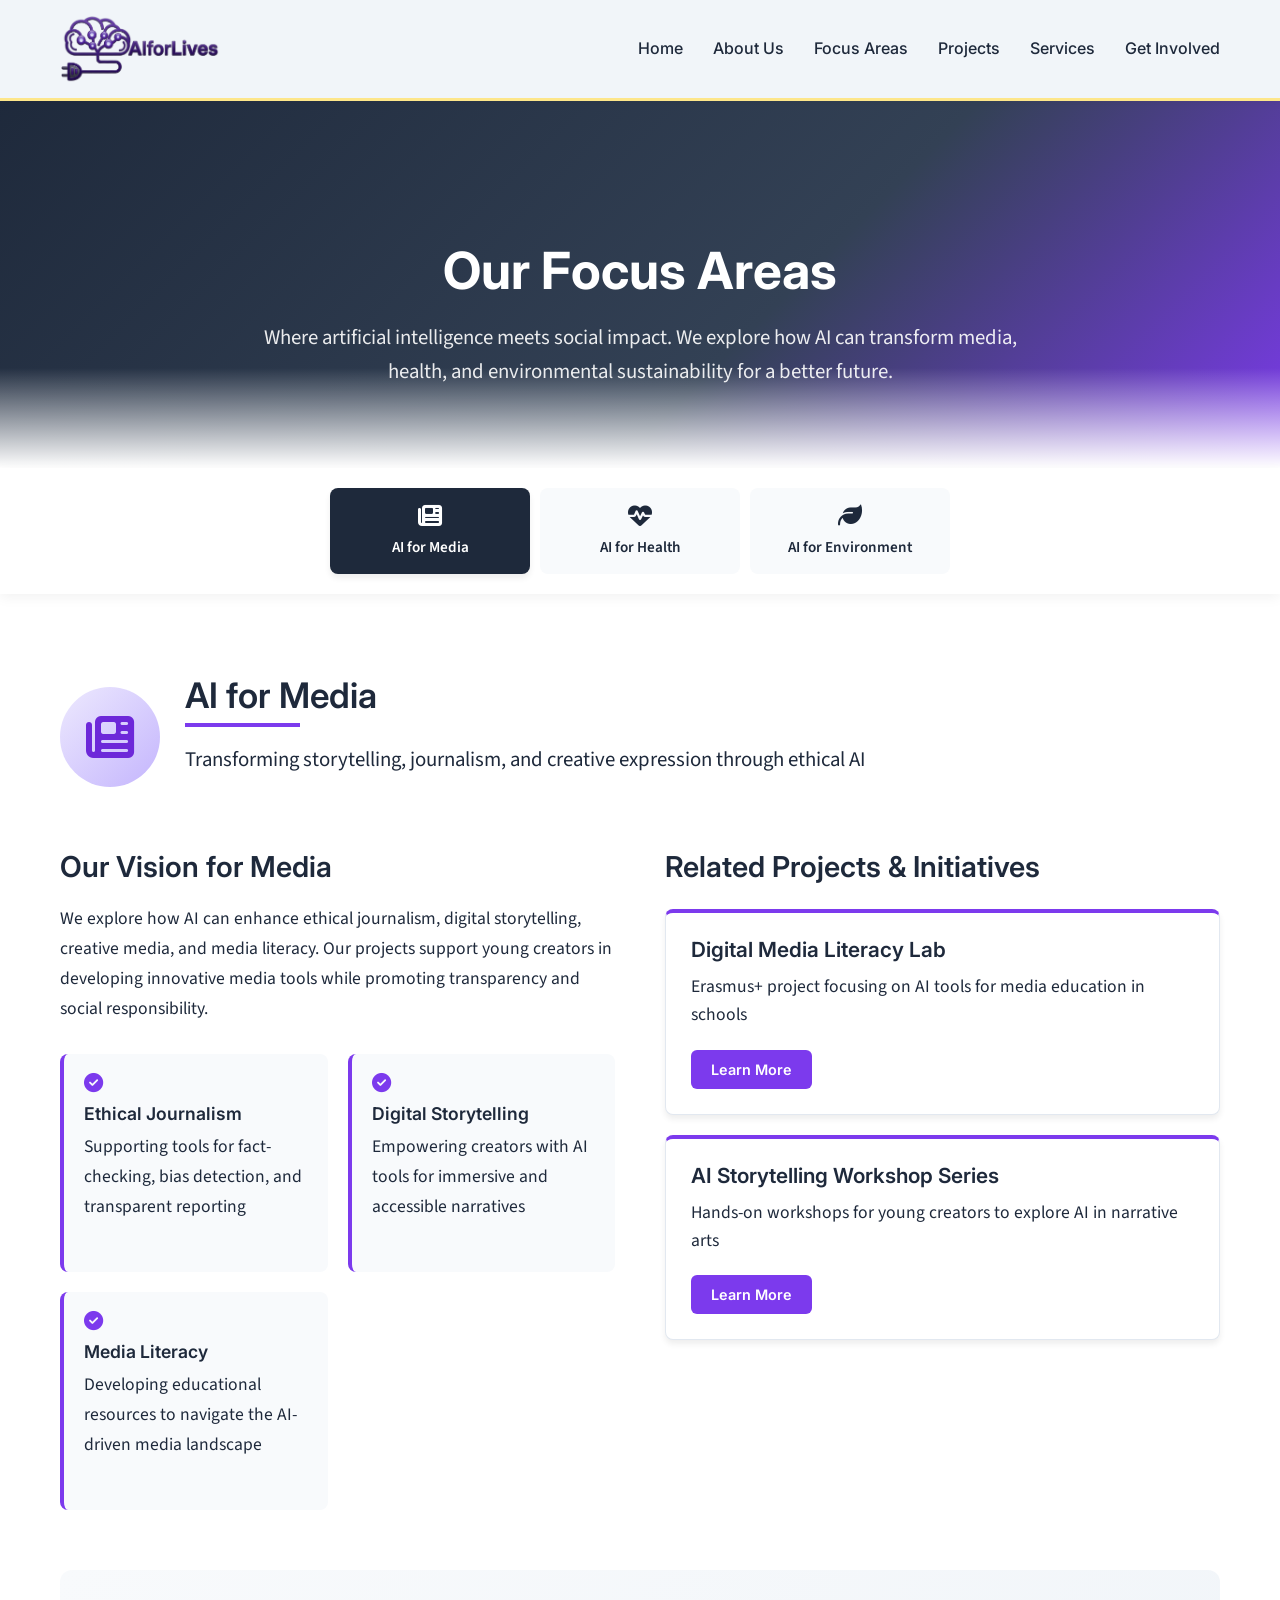
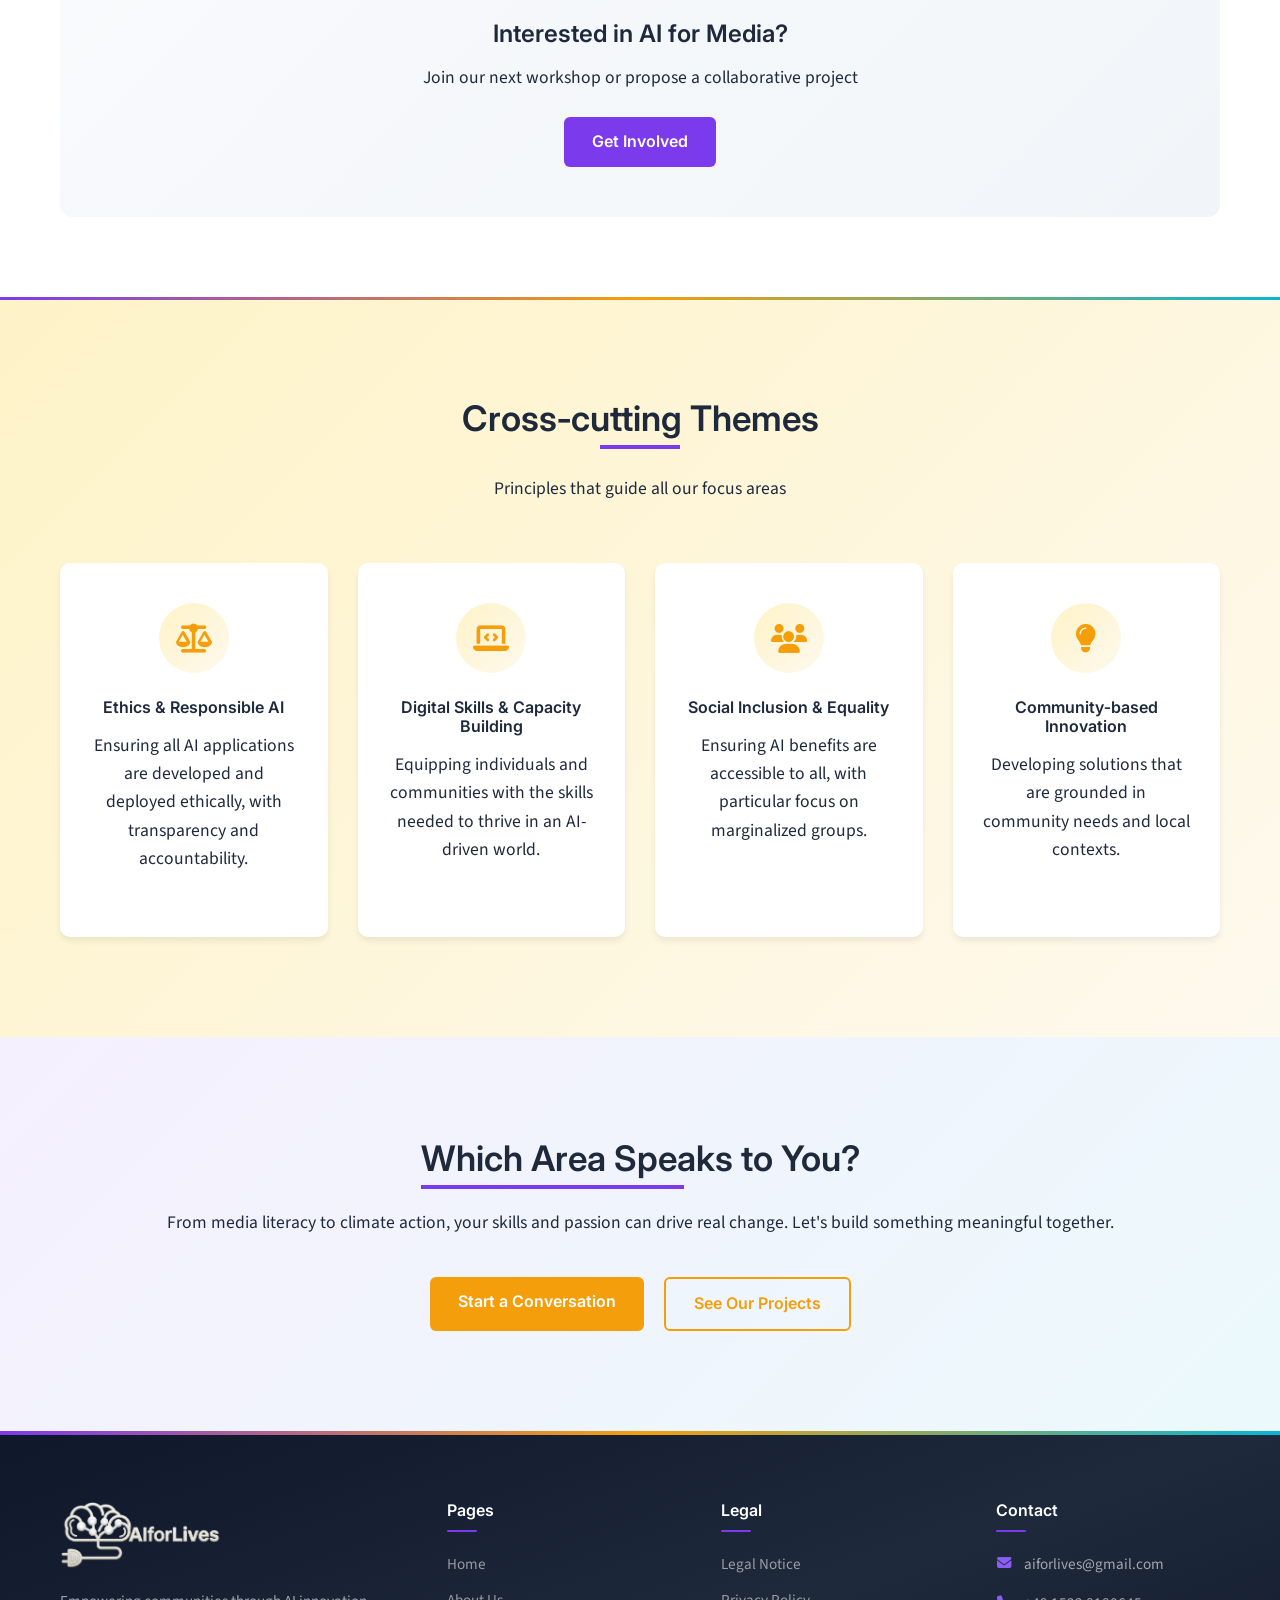
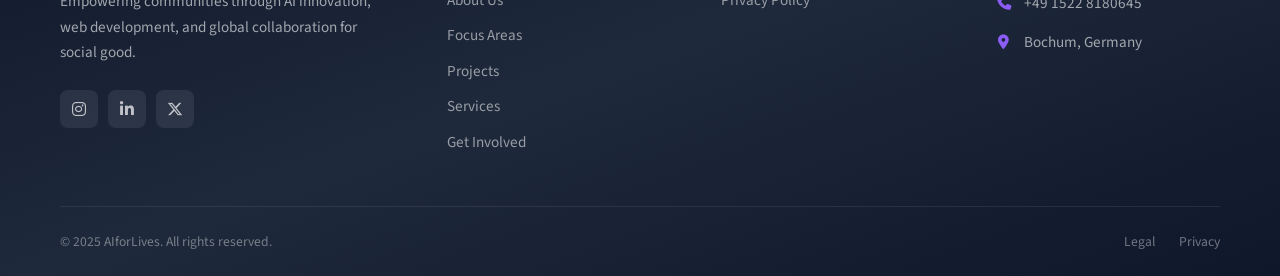
<file: focus.html>
<!DOCTYPE html>
<html lang="en">
  <head>
    <meta charset="UTF-8" />
    <meta name="viewport" content="width=device-width, initial-scale=1.0" />
    <title>Focus Areas - AI For Lives</title>
    <meta
      name="description"
      content="Explore AIforLives' focus areas: AI for Media, AI for Health, and AI for Environment. We work at the intersection of technology and social impact."
    />

    <!-- Open Graph -->
    <meta property="og:type"        content="website" />
    <meta property="og:url"         content="https://www.aiforlives.com/focus" />
    <meta property="og:title"       content="Focus Areas - AI For Lives" />
    <meta property="og:description" content="Explore AIforLives' focus areas: AI for Media, AI for Health, and AI for Environment. We work at the intersection of technology and social impact." />
    <meta property="og:image"       content="https://www.aiforlives.com/images/logo/logo.png" />
    <meta name="twitter:card"       content="summary_large_image" />
    <meta name="twitter:site"       content="@aiforlives" />

    <!-- Fonts -->
    <link rel="preconnect" href="https://fonts.googleapis.com" />
    <link rel="preconnect" href="https://fonts.gstatic.com" crossorigin />
    <link
      href="https://fonts.googleapis.com/css2?family=Inter:wght@300;400;500;600;700&family=Source+Sans+Pro:wght@300;400;600&display=swap"
      rel="stylesheet"
    />

    <!-- Icons -->
    <link
      rel="stylesheet"
      href="https://cdnjs.cloudflare.com/ajax/libs/font-awesome/6.7.2/css/all.min.css"
    />

    <!-- CSS -->
    <link rel="stylesheet" href="css/style.css" />
    <link rel="stylesheet" href="css/responsive.css" />
    <link rel="stylesheet" href="css/focus.css" />

    <!-- Favicon -->
    <link rel="icon" type="image/png" href="images/logo/favicon.png" />
  </head>
  <body>
    <!-- Navigation -->
    <header>
      <div class="container header-container">
        <a href="index.html" class="logo">
          <img src="images/logo/logo.png" alt="AIforLives" class="logo-img" />
        </a>

        <button
          class="mobile-menu-btn"
          id="mobileMenuBtn"
          aria-label="Toggle menu"
        >
          <i class="fas fa-bars"></i>
        </button>

        <nav id="mainNav">
          <ul>
            <li><a href="index.html">Home</a></li>
            <li><a href="about.html">About Us</a></li>
            <li><a href="focus.html" class="active">Focus Areas</a></li>
            <li><a href="projects.html">Projects</a></li>
            <li><a href="services.html">Services</a></li>
            <li><a href="contact.html">Get Involved</a></li>
          </ul>
        </nav>
      </div>
    </header>

    <!-- Page Hero -->
    <section class="page-hero focus-hero">
      <div class="page-hero-bg" style="background-image: url('https://images.unsplash.com/photo-1451187580459-43490279c0fa?w=1600&q=80&auto=format&fit=crop');"></div>
      <div class="container">
        <h1>Our Focus Areas</h1>
        <p class="hero-subtitle">
          Where artificial intelligence meets social impact. We explore how AI
          can transform media, health, and environmental sustainability for a
          better future.
        </p>
      </div>
    </section>

    <!-- Focus Areas Navigation -->
    <section class="focus-nav">
      <div class="container">
        <div class="focus-nav-container">
          <a href="#media" class="focus-nav-item active" data-target="media">
            <i class="fas fa-newspaper"></i>
            <span>AI for Media</span>
          </a>
          <a href="#health" class="focus-nav-item" data-target="health">
            <i class="fas fa-heartbeat"></i>
            <span>AI for Health</span>
          </a>
          <a
            href="#environment"
            class="focus-nav-item"
            data-target="environment"
          >
            <i class="fas fa-leaf"></i>
            <span>AI for Environment</span>
          </a>
        </div>
      </div>
    </section>

    <!-- AI for Media Section -->
    <section id="media" class="focus-area-section media-section active">
      <div class="container">
        <div class="focus-area-header">
          <div class="focus-icon-large">
            <i class="fas fa-newspaper"></i>
          </div>
          <div>
            <h2>AI for Media</h2>
            <p class="focus-subtitle">
              Transforming storytelling, journalism, and creative expression
              through ethical AI
            </p>
          </div>
        </div>

        <div class="focus-content">
          <div class="focus-description">
            <h3>Our Vision for Media</h3>
            <p>
              We explore how AI can enhance ethical journalism, digital
              storytelling, creative media, and media literacy. Our projects
              support young creators in developing innovative media tools while
              promoting transparency and social responsibility.
            </p>

            <div class="focus-highlights">
              <div class="highlight-card">
                <i class="fas fa-check-circle"></i>
                <h4>Ethical Journalism</h4>
                <p>
                  Supporting tools for fact-checking, bias detection, and
                  transparent reporting
                </p>
              </div>
              <div class="highlight-card">
                <i class="fas fa-check-circle"></i>
                <h4>Digital Storytelling</h4>
                <p>
                  Empowering creators with AI tools for immersive and accessible
                  narratives
                </p>
              </div>
              <div class="highlight-card">
                <i class="fas fa-check-circle"></i>
                <h4>Media Literacy</h4>
                <p>
                  Developing educational resources to navigate the AI-driven
                  media landscape
                </p>
              </div>
            </div>
          </div>

          <div class="focus-projects">
            <h3>Related Projects & Initiatives</h3>
            <div class="project-cards">
              <div class="project-card">
                <h4>Digital Media Literacy Lab</h4>
                <p>
                  Erasmus+ project focusing on AI tools for media education in
                  schools
                </p>
                <a
                  href="projects.html#digital-media"
                  class="btn btn-small btn-teal"
                  >Learn More</a
                >
              </div>
              <div class="project-card">
                <h4>AI Storytelling Workshop Series</h4>
                <p>
                  Hands-on workshops for young creators to explore AI in
                  narrative arts
                </p>
                <a
                  href="projects.html#storytelling"
                  class="btn btn-small btn-teal"
                  >Learn More</a
                >
              </div>
            </div>
          </div>
        </div>

        <div class="focus-cta">
          <h3>Interested in AI for Media?</h3>
          <p>Join our next workshop or propose a collaborative project</p>
          <a href="contact.html" class="btn btn-teal">Get Involved</a>
        </div>
      </div>
    </section>

    <!-- AI for Health Section -->
    <section id="health" class="focus-area-section health-section">
      <div class="container">
        <div class="focus-area-header">
          <div class="focus-icon-large">
            <i class="fas fa-heartbeat"></i>
          </div>
          <div>
            <h2>AI for Health</h2>
            <p class="focus-subtitle">
              Leveraging artificial intelligence to improve wellbeing,
              accessibility, and healthcare outcomes
            </p>
          </div>
        </div>

        <div class="focus-content">
          <div class="focus-description">
            <h3>Our Approach to Health</h3>
            <p>
              AIforLives supports initiatives that use AI to improve public
              health, preventive care, mental health awareness, and accessible
              healthcare solutions, especially for underserved communities.
            </p>

            <div class="focus-stats">
              <div class="stat-card">
                <div class="stat-number">70%</div>
                <div class="stat-label">
                  of health projects focus on preventive care
                </div>
              </div>
              <div class="stat-card">
                <div class="stat-number">50+</div>
                <div class="stat-label">
                  health professionals trained in AI applications
                </div>
              </div>
              <div class="stat-card">
                <div class="stat-number">3</div>
                <div class="stat-label">
                  pilot programs in community health centers
                </div>
              </div>
            </div>

            <div class="focus-objectives">
              <h4>Key Objectives:</h4>
              <ul>
                <li>Develop AI tools for early disease detection</li>
                <li>
                  Improve mental health support through AI-powered platforms
                </li>
                <li>Increase healthcare accessibility in remote areas</li>
                <li>Train healthcare professionals in ethical AI use</li>
              </ul>
            </div>
          </div>

          <div class="focus-projects">
            <h3>Health Initiatives</h3>
            <div class="project-cards">
              <div class="project-card">
                <h4>Mental Health AI Companion</h4>
                <p>
                  Developing AI tools for mental health support and awareness
                  campaigns
                </p>
                <a
                  href="projects.html#mental-health"
                  class="btn btn-small btn-coral"
                  >Learn More</a
                >
              </div>
              <div class="project-card">
                <h4>Community Health Monitoring</h4>
                <p>
                  AI systems for tracking and improving public health in
                  underserved areas
                </p>
                <a
                  href="projects.html#community-health"
                  class="btn btn-small btn-coral"
                  >Learn More</a
                >
              </div>
            </div>
          </div>
        </div>

        <div class="focus-cta">
          <h3>Want to contribute to health innovation?</h3>
          <p>Partner with us on health-focused AI projects</p>
          <a href="contact.html" class="btn btn-coral">Collaborate with Us</a>
        </div>
      </div>
    </section>

    <!-- AI for Environment Section -->
    <section id="environment" class="focus-area-section environment-section">
      <div class="container">
        <div class="focus-area-header">
          <div class="focus-icon-large">
            <i class="fas fa-leaf"></i>
          </div>
          <div>
            <h2>AI for Environment</h2>
            <p class="focus-subtitle">
              Applying artificial intelligence to protect our planet and promote
              sustainability
            </p>
          </div>
        </div>

        <div class="focus-content">
          <div class="focus-description">
            <h3>Our Environmental Mission</h3>
            <p>
              We encourage projects that apply AI to environmental protection,
              climate action, biodiversity, and sustainability. Our goal is to
              help young innovators develop technology‑driven solutions for a
              healthier planet.
            </p>

            <div class="environment-grid">
              <div class="env-topic">
                <i class="fas fa-tree"></i>
                <h4>Climate Action</h4>
                <p>
                  AI models for climate prediction and carbon footprint
                  reduction
                </p>
              </div>
              <div class="env-topic">
                <i class="fas fa-recycle"></i>
                <h4>Sustainable Solutions</h4>
                <p>
                  Smart systems for waste management and resource optimization
                </p>
              </div>
              <div class="env-topic">
                <i class="fas fa-seedling"></i>
                <h4>Biodiversity Protection</h4>
                <p>AI monitoring of ecosystems and endangered species</p>
              </div>
            </div>
          </div>

          <div class="focus-projects">
            <h3>Environmental Projects</h3>
            <div class="project-cards">
              <div class="project-card">
                <h4>EcoRelief Platform</h4>
                <p>
                  AI-powered disaster response and environmental monitoring
                  system
                </p>
                <span class="project-tag">Featured Project</span>
                <a
                  href="projects.html#ecorelief"
                  class="btn btn-small btn-brown"
                  >Learn More</a
                >
              </div>
              <div class="project-card">
                <h4>GreenTech Hackathon</h4>
                <p>
                  Annual event for developing AI solutions for environmental
                  challenges
                </p>
                <a
                  href="projects.html#greentech"
                  class="btn btn-small btn-brown"
                  >Learn More</a
                >
              </div>
            </div>
          </div>
        </div>

        <div class="focus-cta">
          <h3>Passionate about environmental AI?</h3>
          <p>Join our GreenTech initiatives or propose your own project</p>
          <a href="contact.html" class="btn btn-brown">Join the Movement</a>
        </div>
      </div>
    </section>

    <!-- Cross-cutting Themes -->
    <section class="cross-cutting brown-section">
      <div class="container">
        <div class="section-title">
          <h2>Cross‑cutting Themes</h2>
          <p>Principles that guide all our focus areas</p>
        </div>

        <div class="themes-grid">
          <div class="theme-card">
            <div class="theme-icon">
              <i class="fas fa-balance-scale"></i>
            </div>
            <h4>Ethics & Responsible AI</h4>
            <p>
              Ensuring all AI applications are developed and deployed ethically,
              with transparency and accountability.
            </p>
          </div>

          <div class="theme-card">
            <div class="theme-icon">
              <i class="fas fa-laptop-code"></i>
            </div>
            <h4>Digital Skills & Capacity Building</h4>
            <p>
              Equipping individuals and communities with the skills needed to
              thrive in an AI-driven world.
            </p>
          </div>

          <div class="theme-card">
            <div class="theme-icon">
              <i class="fas fa-users"></i>
            </div>
            <h4>Social Inclusion & Equality</h4>
            <p>
              Ensuring AI benefits are accessible to all, with particular focus
              on marginalized groups.
            </p>
          </div>

          <div class="theme-card">
            <div class="theme-icon">
              <i class="fas fa-lightbulb"></i>
            </div>
            <h4>Community‑based Innovation</h4>
            <p>
              Developing solutions that are grounded in community needs and
              local contexts.
            </p>
          </div>
        </div>
      </div>
    </section>

    <!-- CTA Section -->
    <section class="cta-section">
      <div class="container">
        <h2>Which Area Speaks to You?</h2>
        <p>
          From media literacy to climate action, your skills and passion can
          drive real change. Let's build something meaningful together.
        </p>
        <div class="cta-buttons">
          <a href="contact.html" class="btn btn-brown">Start a Conversation</a>
          <a href="projects.html" class="btn btn-secondary">See Our Projects</a>
        </div>
      </div>
    </section>

    <!-- Footer -->
    <footer class="footer">
      <div class="container">
        <div class="footer-main">
          <div class="footer-grid">
            <div class="footer-brand">
              <div class="footer-logo">
                <img src="images/logo/logo_white.png" alt="AIforLives" class="footer-logo-img" />
              </div>
              <p class="footer-description">
                Empowering communities through AI innovation, web development,
                and global collaboration for social good.
              </p>
              <div class="footer-social">
                <a href="https://www.instagram.com/aiforlives/" target="_blank" rel="noopener" aria-label="Instagram"><i class="fab fa-instagram"></i></a>
                <a href="https://www.linkedin.com/company/aiforlives/" target="_blank" rel="noopener" aria-label="LinkedIn"><i class="fab fa-linkedin-in"></i></a>
                <a href="https://x.com/aiforlives" target="_blank" rel="noopener" aria-label="X (Twitter)"><i class="fab fa-x-twitter"></i></a>
              </div>
            </div>
            <div class="footer-col">
              <h4>Pages</h4>
              <ul class="footer-links">
                <li><a href="index.html">Home</a></li>
                <li><a href="about.html">About Us</a></li>
                <li><a href="focus.html">Focus Areas</a></li>
                <li><a href="projects.html">Projects</a></li>
                <li><a href="services.html">Services</a></li>
                <li><a href="contact.html">Get Involved</a></li>
              </ul>
            </div>
            <div class="footer-col">
              <h4>Legal</h4>
              <ul class="footer-links">
                <li><a href="legal.html">Legal Notice</a></li>
                <li><a href="privacy.html">Privacy Policy</a></li>
              </ul>
            </div>
            <div class="footer-col">
              <h4>Contact</h4>
              <div class="footer-contact-item">
                <i class="fas fa-envelope"></i>
                <a href="mailto:aiforlives@gmail.com">aiforlives@gmail.com</a>
              </div>
              <div class="footer-contact-item">
                <i class="fas fa-phone"></i>
                <span>+49 1522 8180645</span>
              </div>
              <div class="footer-contact-item">
                <i class="fas fa-map-marker-alt"></i>
                <span>Bochum, Germany</span>
              </div>
            </div>
          </div>
        </div>
        <div class="footer-bottom">
          <p>&copy; 2025 AIforLives. All rights reserved.</p>
          <div class="footer-bottom-links">
            <a href="legal.html">Legal</a>
            <a href="privacy.html">Privacy</a>
          </div>
        </div>
      </div>
    </footer>

    <!-- JavaScript -->
    <script src="js/main.js"></script>
    <script src="js/focus.js"></script>
  </body>
</html>
</file>
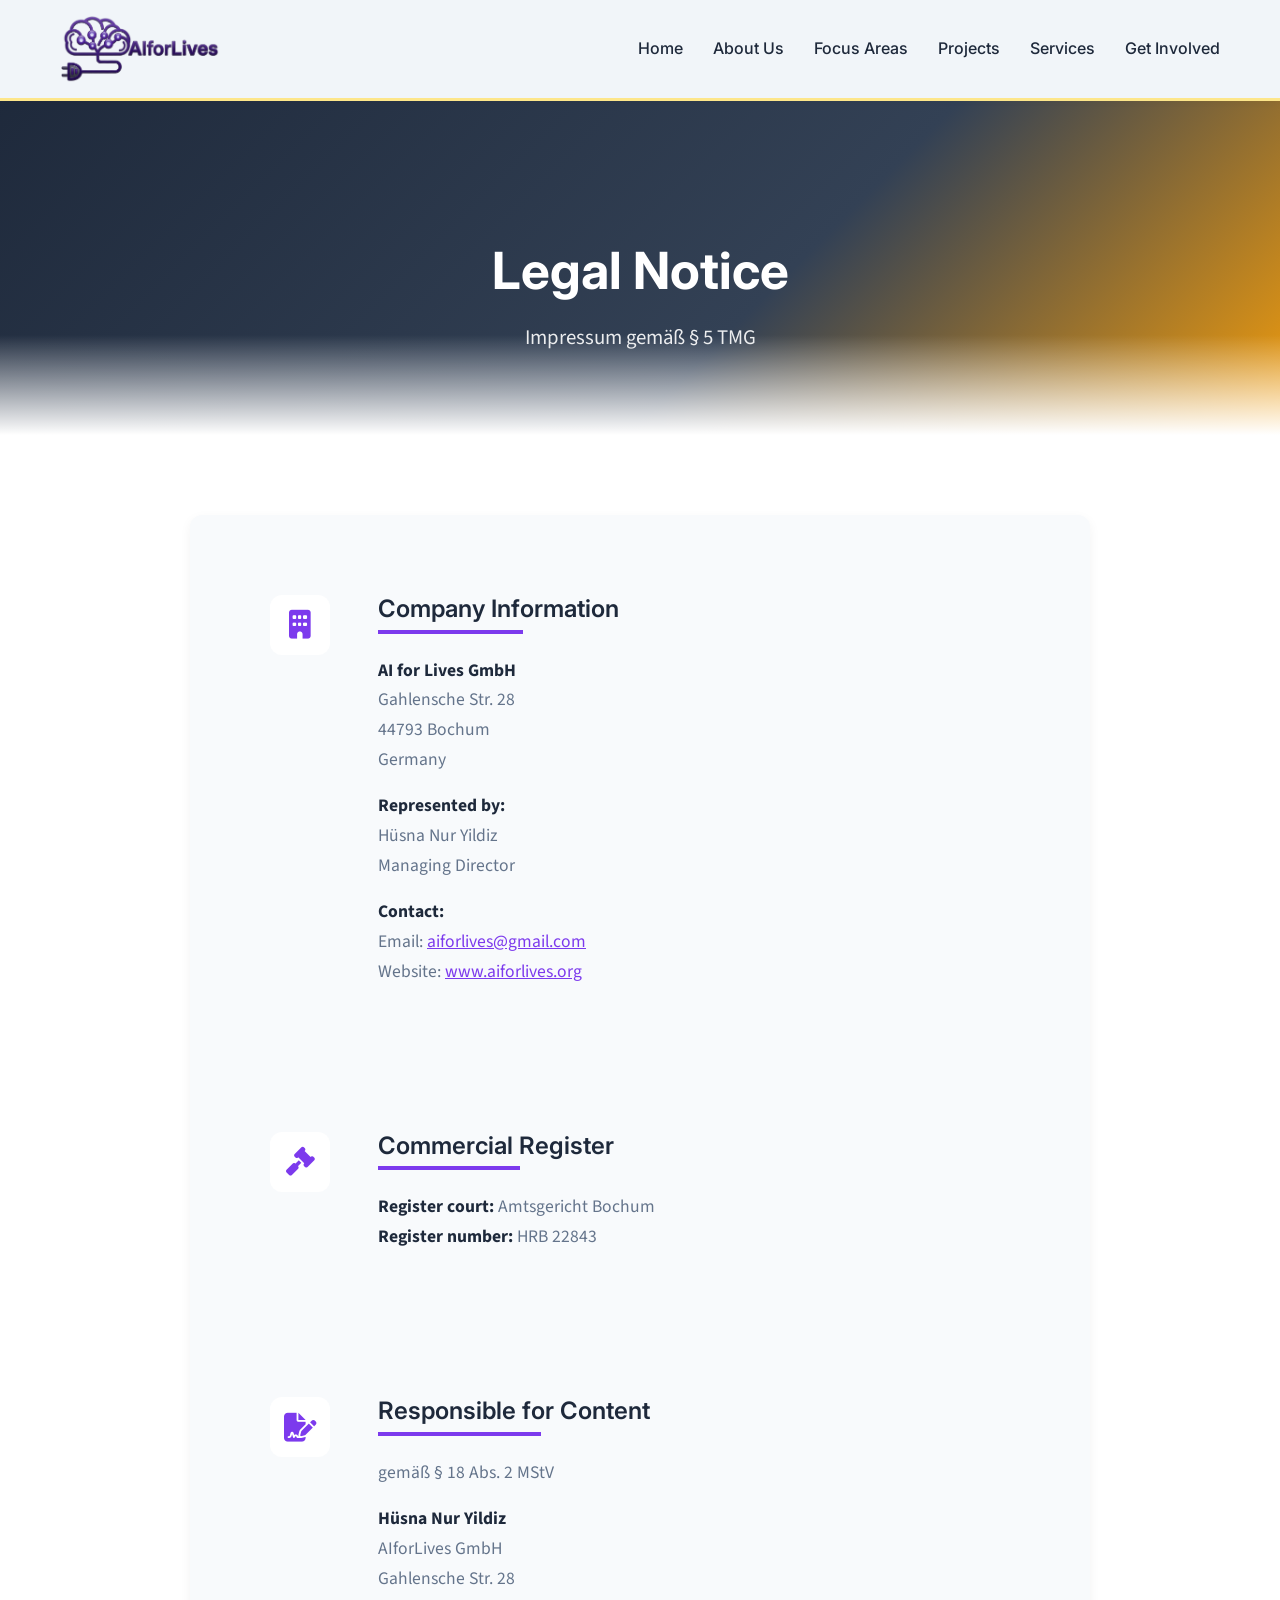
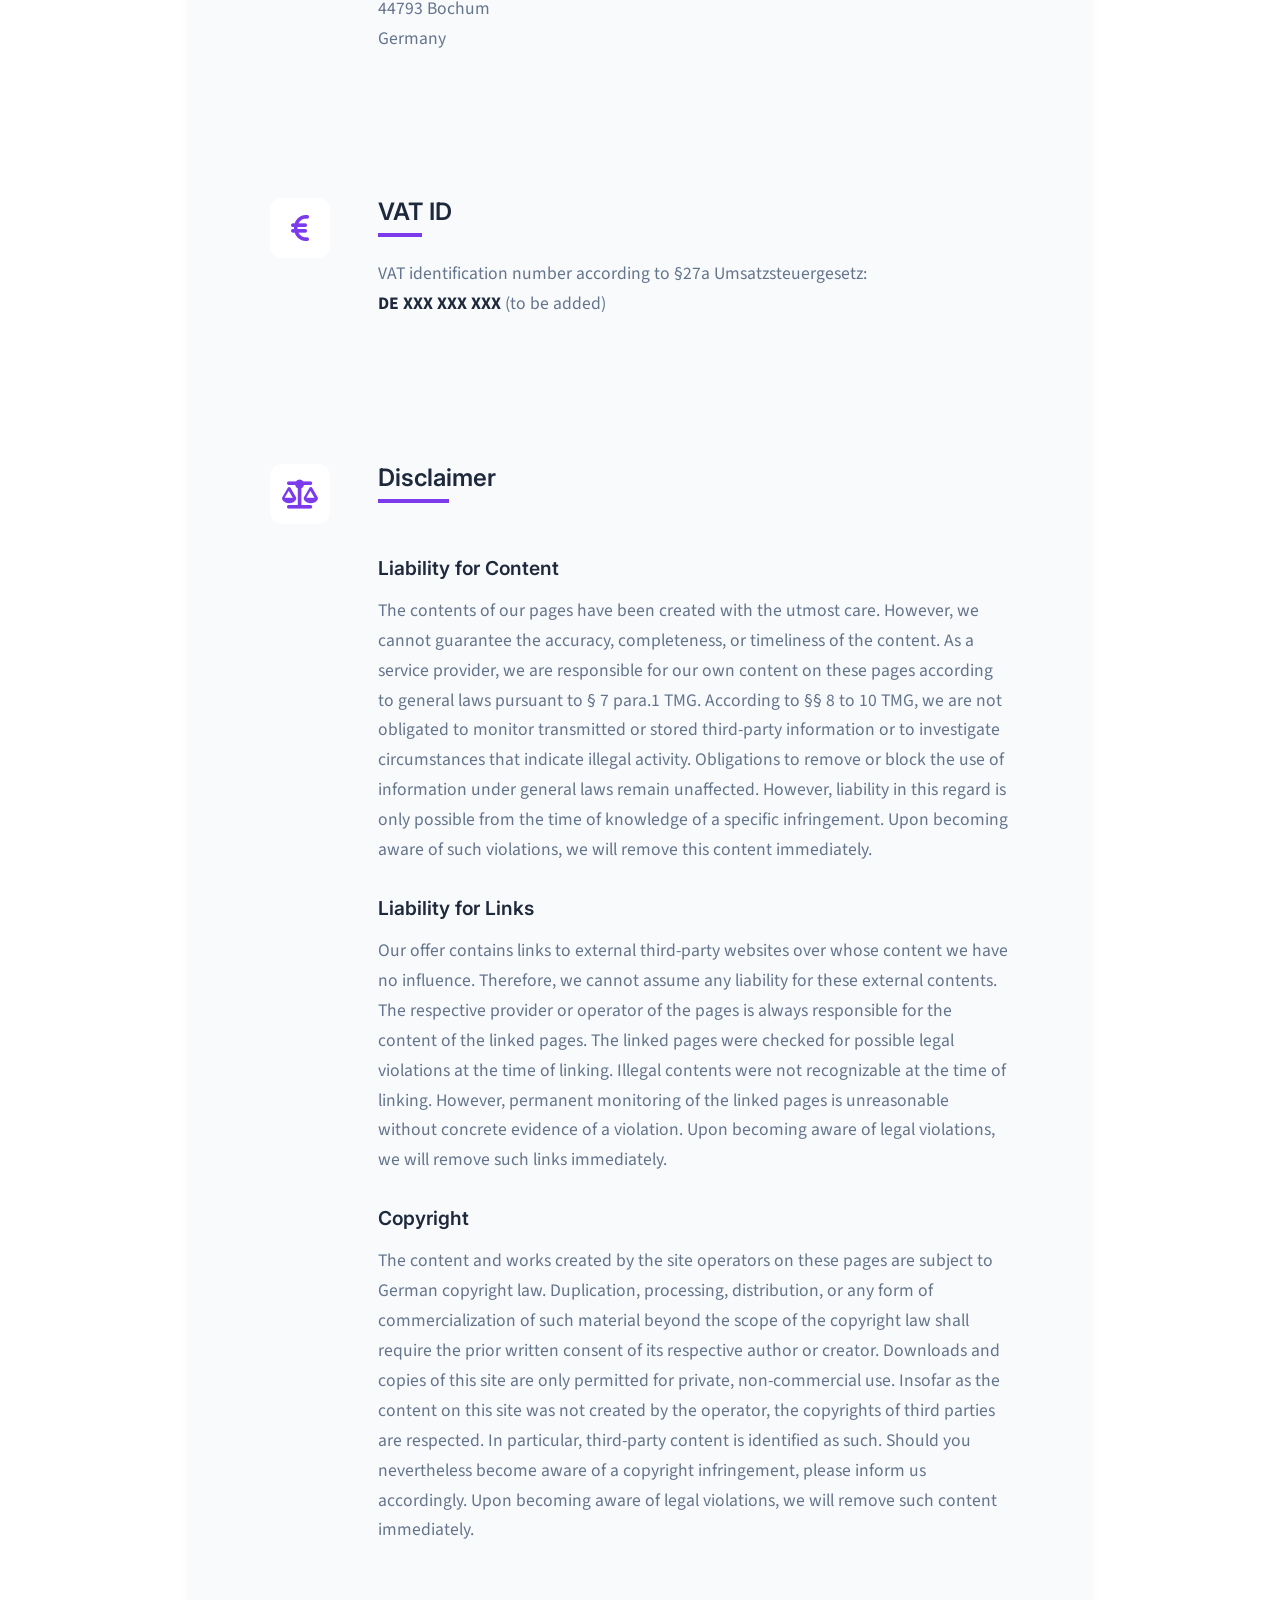
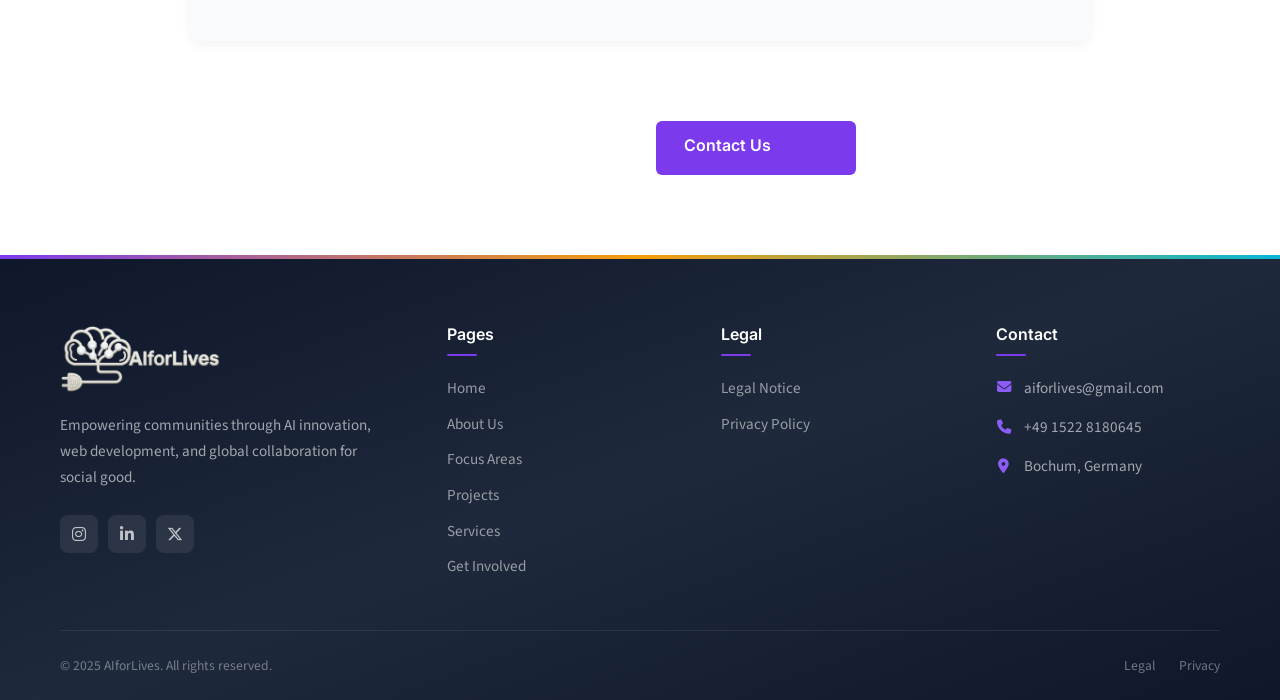
<file: legal.html>
<!DOCTYPE html>
<html lang="en">
  <head>
    <meta charset="UTF-8" />
    <meta name="viewport" content="width=device-width, initial-scale=1.0" />
    <title>Legal Notice - AIforLives</title>
    <meta name="description" content="Legal notice and Impressum for AIforLives GmbH, Bochum, Germany." />
    <!-- Open Graph -->
    <meta property="og:type"  content="website" />
    <meta property="og:url"   content="https://www.aiforlives.com/legal" />
    <meta property="og:title" content="Legal Notice - AIforLives" />
    <meta name="robots"       content="noindex, nofollow" />
    <link rel="stylesheet" href="css/style.css" />
    <link rel="stylesheet" href="css/responsive.css" />
    <link rel="stylesheet" href="css/legal.css" />
    <link
      rel="stylesheet"
      href="https://cdnjs.cloudflare.com/ajax/libs/font-awesome/6.7.2/css/all.min.css"
    />
    <link
      href="https://fonts.googleapis.com/css2?family=Inter:wght@300;400;500;600;700&family=Source+Sans+Pro:wght@300;400;600&display=swap"
      rel="stylesheet"
    />
    <link rel="icon" type="image/png" href="images/logo/favicon.png" />
  </head>
  <body>
    <!-- Navigation -->
    <header>
      <div class="container header-container">
        <a href="index.html" class="logo">
          <img src="images/logo/logo.png" alt="AIforLives" class="logo-img" />
        </a>

        <button
          class="mobile-menu-btn"
          id="mobileMenuBtn"
          aria-label="Toggle menu"
        >
          <i class="fas fa-bars"></i>
        </button>

        <nav id="mainNav">
          <ul>
            <li><a href="index.html">Home</a></li>
            <li><a href="about.html">About Us</a></li>
            <li><a href="focus.html">Focus Areas</a></li>
            <li><a href="projects.html">Projects</a></li>
            <li><a href="services.html">Services</a></li>
            <li><a href="contact.html">Get Involved</a></li>
          </ul>
        </nav>
      </div>
    </header>

    <!-- Page Hero -->
    <section class="page-hero legal-hero">
      <div class="page-hero-bg" style="background-image: url('https://images.unsplash.com/photo-1589829545856-d10d557cf95f?w=1600&q=80&auto=format&fit=crop');"></div>
      <div class="container">
        <h1>Legal Notice</h1>
        <p class="page-subtitle">Impressum gemäß § 5 TMG</p>
      </div>
    </section>

    <!-- Legal Content -->
    <section class="legal-content">
      <div class="container">
        <div class="legal-card">
          <div class="legal-section">
            <div class="legal-icon">
              <i class="fas fa-building"></i>
            </div>
            <div class="legal-text">
              <h2>Company Information</h2>
              <p>
                <strong>AI for Lives GmbH</strong><br />
                Gahlensche Str. 28<br />
                44793 Bochum<br />
                Germany
              </p>

              <p>
                <strong>Represented by:</strong><br />
                Hüsna Nur Yildiz<br />
                Managing Director
              </p>

              <p>
                <strong>Contact:</strong><br />
                Email:
                <a href="mailto:aiforlives@gmail.com">aiforlives@gmail.com</a
                ><br />
                Website:
                <a href="https://www.aiforlives.org">www.aiforlives.org</a>
              </p>
            </div>
          </div>

          <div class="legal-section">
            <div class="legal-icon">
              <i class="fas fa-gavel"></i>
            </div>
            <div class="legal-text">
              <h2>Commercial Register</h2>
              <p>
                <strong>Register court:</strong> Amtsgericht Bochum<br />
                <strong>Register number:</strong> HRB 22843
              </p>
            </div>
          </div>

          <div class="legal-section">
            <div class="legal-icon">
              <i class="fas fa-file-signature"></i>
            </div>
            <div class="legal-text">
              <h2>Responsible for Content</h2>
              <p>gemäß § 18 Abs. 2 MStV</p>
              <p>
                <strong>Hüsna Nur Yildiz</strong><br />
                AIforLives GmbH<br />
                Gahlensche Str. 28<br />
                44793 Bochum<br />
                Germany
              </p>
            </div>
          </div>

          <div class="legal-section">
            <div class="legal-icon">
              <i class="fas fa-euro-sign"></i>
            </div>
            <div class="legal-text">
              <h2>VAT ID</h2>
              <p>
                VAT identification number according to §27a
                Umsatzsteuergesetz:<br />
                <strong>DE XXX XXX XXX</strong> (to be added)
              </p>
            </div>
          </div>

          <div class="legal-section">
            <div class="legal-icon">
              <i class="fas fa-balance-scale"></i>
            </div>
            <div class="legal-text">
              <h2>Disclaimer</h2>
              <h3>Liability for Content</h3>
              <p>
                The contents of our pages have been created with the utmost
                care. However, we cannot guarantee the accuracy, completeness,
                or timeliness of the content. As a service provider, we are
                responsible for our own content on these pages according to
                general laws pursuant to § 7 para.1 TMG. According to §§ 8 to 10
                TMG, we are not obligated to monitor transmitted or stored
                third-party information or to investigate circumstances that
                indicate illegal activity. Obligations to remove or block the
                use of information under general laws remain unaffected.
                However, liability in this regard is only possible from the time
                of knowledge of a specific infringement. Upon becoming aware of
                such violations, we will remove this content immediately.
              </p>

              <h3>Liability for Links</h3>
              <p>
                Our offer contains links to external third-party websites over
                whose content we have no influence. Therefore, we cannot assume
                any liability for these external contents. The respective
                provider or operator of the pages is always responsible for the
                content of the linked pages. The linked pages were checked for
                possible legal violations at the time of linking. Illegal
                contents were not recognizable at the time of linking. However,
                permanent monitoring of the linked pages is unreasonable without
                concrete evidence of a violation. Upon becoming aware of legal
                violations, we will remove such links immediately.
              </p>

              <h3>Copyright</h3>
              <p>
                The content and works created by the site operators on these
                pages are subject to German copyright law. Duplication,
                processing, distribution, or any form of commercialization of
                such material beyond the scope of the copyright law shall
                require the prior written consent of its respective author or
                creator. Downloads and copies of this site are only permitted
                for private, non-commercial use. Insofar as the content on this
                site was not created by the operator, the copyrights of third
                parties are respected. In particular, third-party content is
                identified as such. Should you nevertheless become aware of a
                copyright infringement, please inform us accordingly. Upon
                becoming aware of legal violations, we will remove such content
                immediately.
              </p>
            </div>
          </div>
        </div>

        <div class="legal-footer">
          <a href="privacy.html" class="btn btn-secondary">Privacy Policy</a>
          <a href="contact.html" class="btn btn-primary">Contact Us</a>
        </div>
      </div>
    </section>
    <!-- Footer -->
    <footer class="footer">
      <div class="container">
        <div class="footer-main">
          <div class="footer-grid">
            <div class="footer-brand">
              <div class="footer-logo">
                <img src="images/logo/logo_white.png" alt="AIforLives" class="footer-logo-img" />
              </div>
              <p class="footer-description">
                Empowering communities through AI innovation, web development,
                and global collaboration for social good.
              </p>
              <div class="footer-social">
                <a href="https://www.instagram.com/aiforlives/" target="_blank" rel="noopener" aria-label="Instagram"><i class="fab fa-instagram"></i></a>
                <a href="https://www.linkedin.com/company/aiforlives/" target="_blank" rel="noopener" aria-label="LinkedIn"><i class="fab fa-linkedin-in"></i></a>
                <a href="https://x.com/aiforlives" target="_blank" rel="noopener" aria-label="X (Twitter)"><i class="fab fa-x-twitter"></i></a>
              </div>
            </div>
            <div class="footer-col">
              <h4>Pages</h4>
              <ul class="footer-links">
                <li><a href="index.html">Home</a></li>
                <li><a href="about.html">About Us</a></li>
                <li><a href="focus.html">Focus Areas</a></li>
                <li><a href="projects.html">Projects</a></li>
                <li><a href="services.html">Services</a></li>
                <li><a href="contact.html">Get Involved</a></li>
              </ul>
            </div>
            <div class="footer-col">
              <h4>Legal</h4>
              <ul class="footer-links">
                <li><a href="legal.html">Legal Notice</a></li>
                <li><a href="privacy.html">Privacy Policy</a></li>
              </ul>
            </div>
            <div class="footer-col">
              <h4>Contact</h4>
              <div class="footer-contact-item">
                <i class="fas fa-envelope"></i>
                <a href="mailto:aiforlives@gmail.com">aiforlives@gmail.com</a>
              </div>
              <div class="footer-contact-item">
                <i class="fas fa-phone"></i>
                <span>+49 1522 8180645</span>
              </div>
              <div class="footer-contact-item">
                <i class="fas fa-map-marker-alt"></i>
                <span>Bochum, Germany</span>
              </div>
            </div>
          </div>
        </div>
        <div class="footer-bottom">
          <p>&copy; 2025 AIforLives. All rights reserved.</p>
          <div class="footer-bottom-links">
            <a href="legal.html">Legal</a>
            <a href="privacy.html">Privacy</a>
          </div>
        </div>
      </div>
    </footer>

    <script src="js/main.js"></script>
  </body>
</html>
</file>
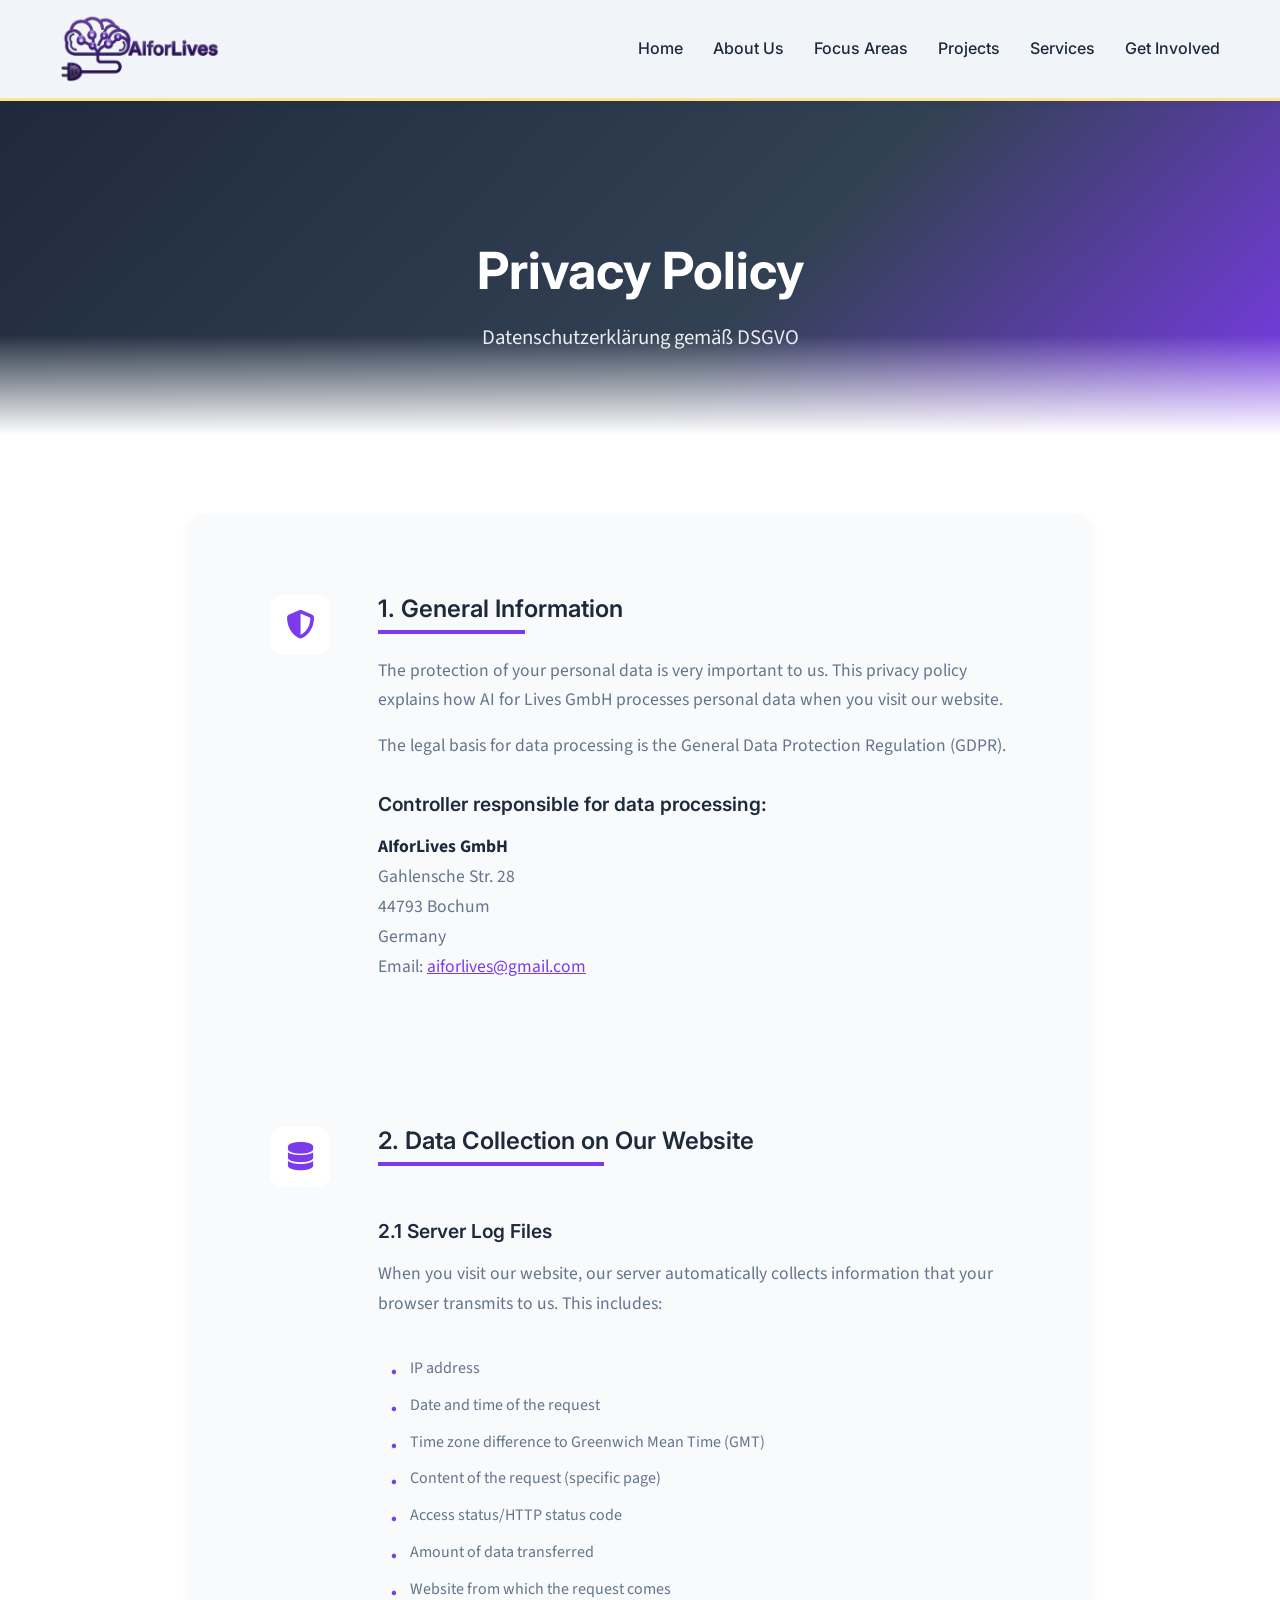
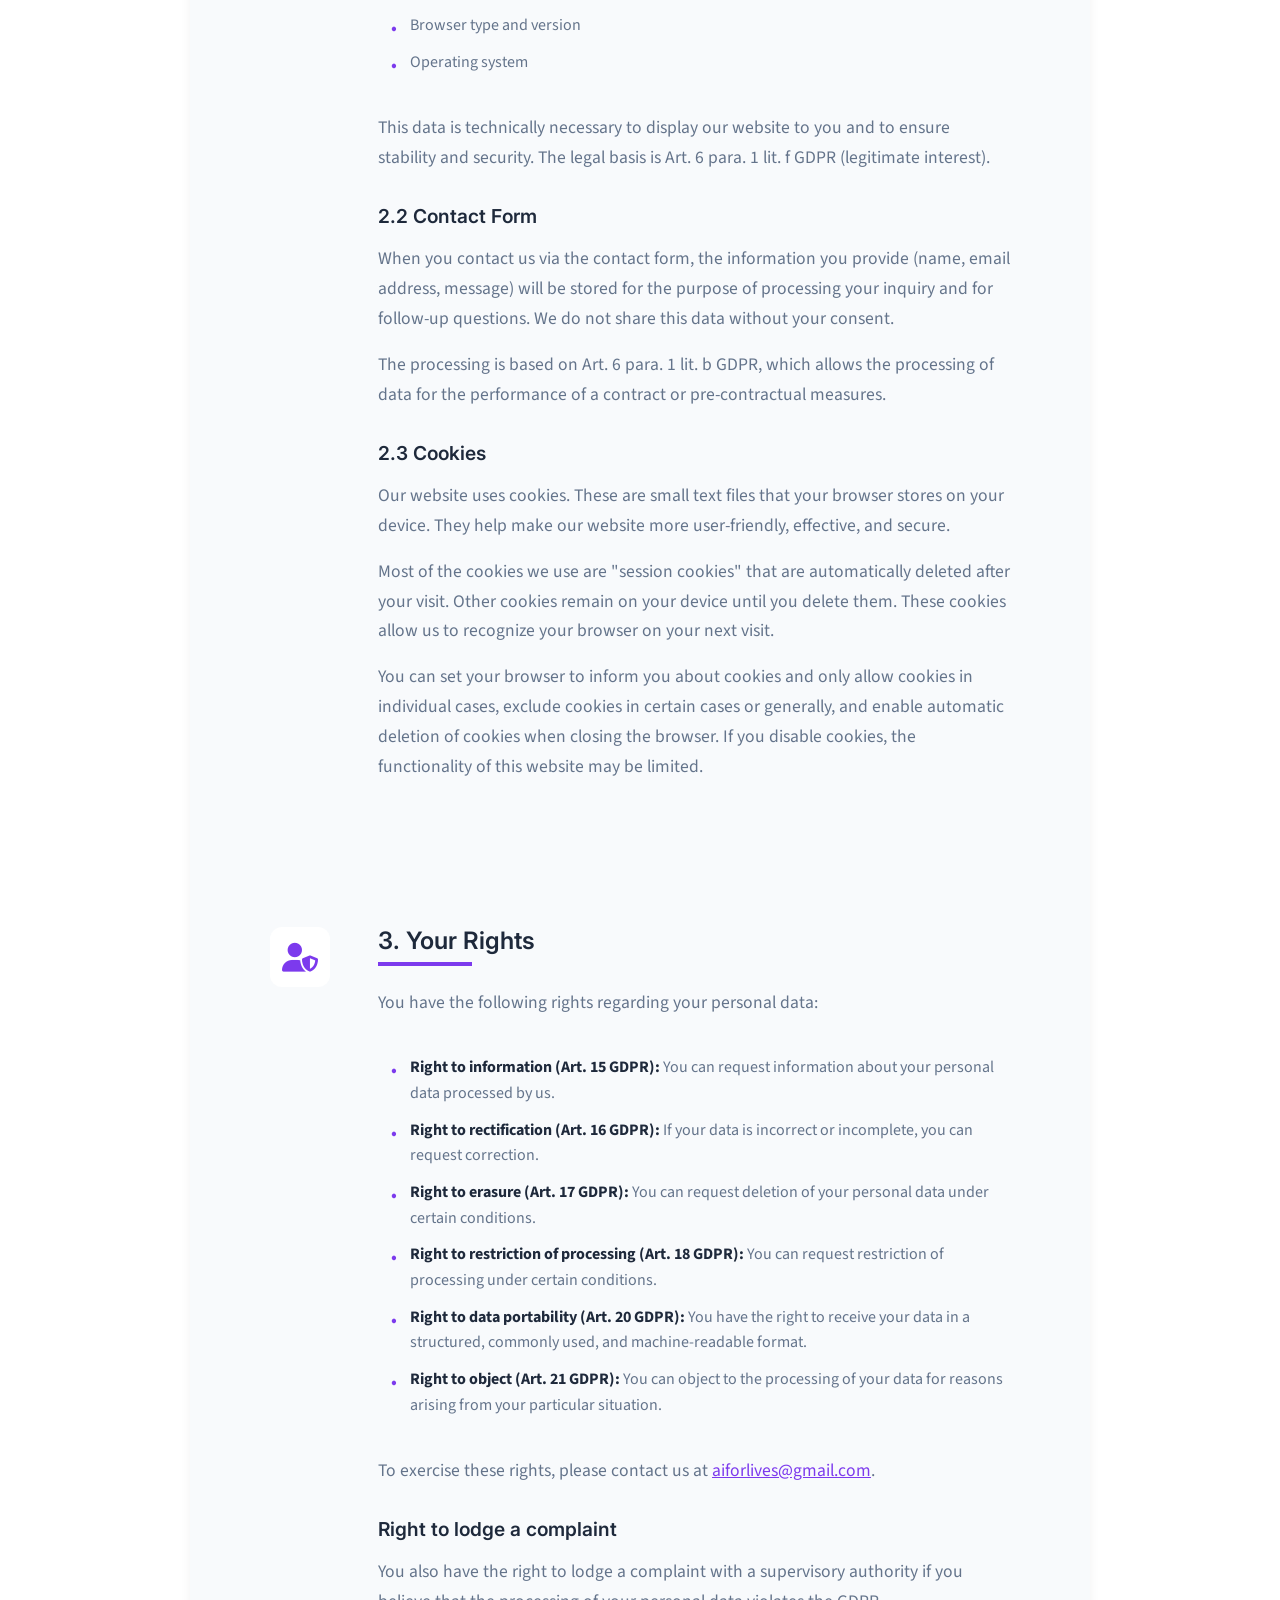
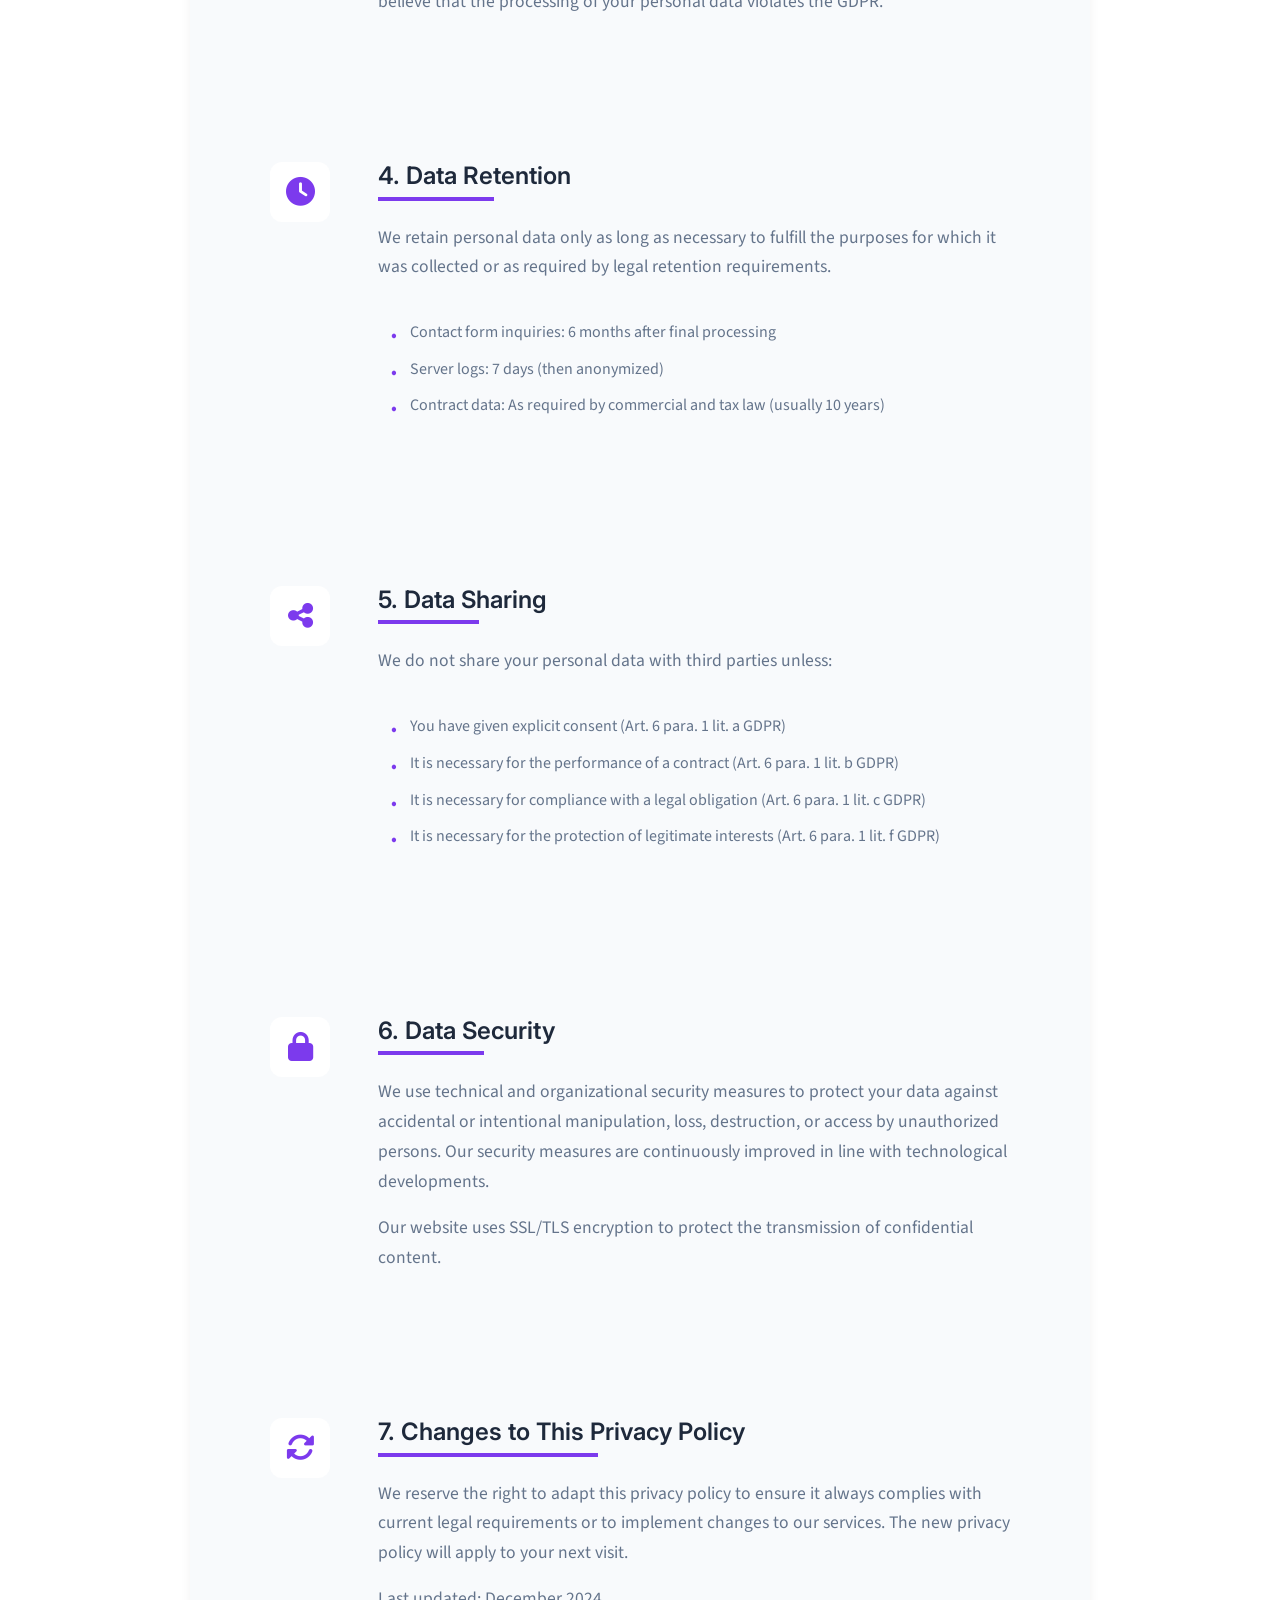
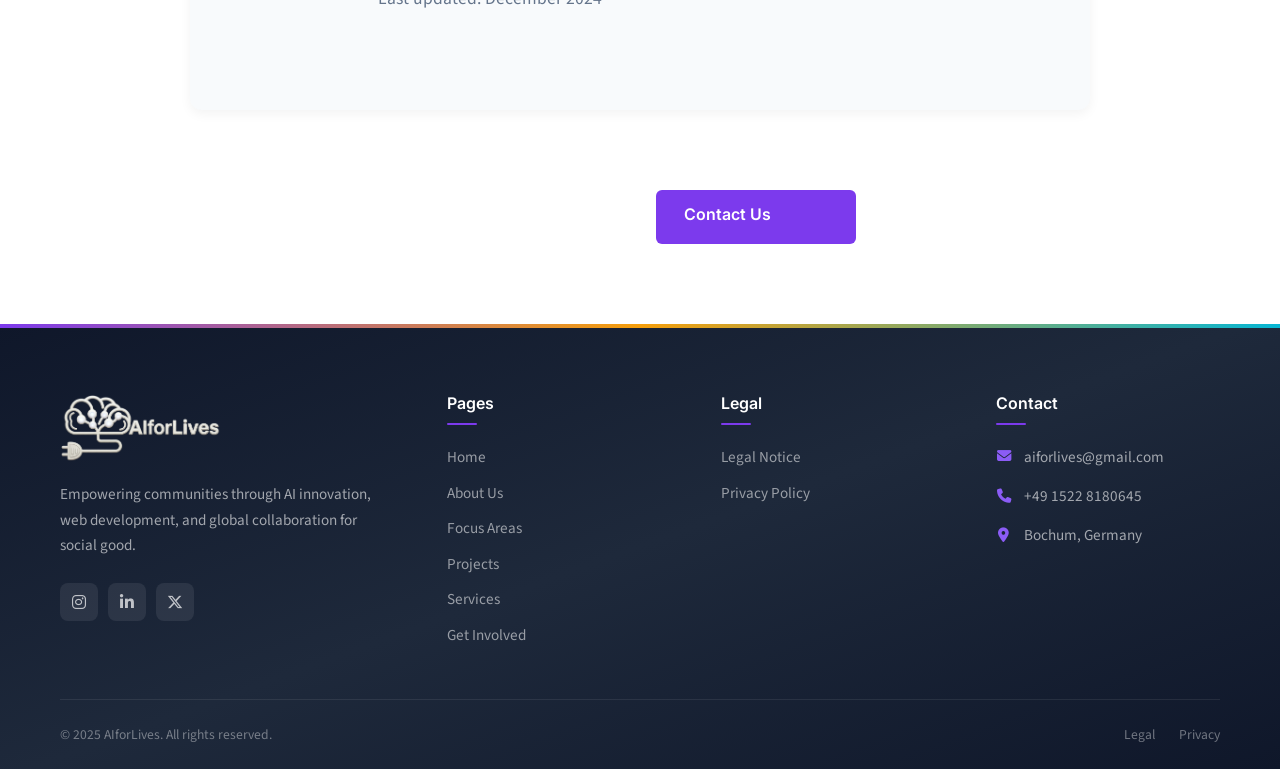
<file: privacy.html>
<!DOCTYPE html>
<html lang="en">
  <head>
    <meta charset="UTF-8" />
    <meta name="viewport" content="width=device-width, initial-scale=1.0" />
    <title>Privacy Policy - AIforLives</title>
    <meta name="description" content="Privacy policy and data protection information for AIforLives GmbH, in accordance with GDPR." />
    <!-- Open Graph -->
    <meta property="og:type"  content="website" />
    <meta property="og:url"   content="https://www.aiforlives.com/privacy" />
    <meta property="og:title" content="Privacy Policy - AIforLives" />
    <meta name="robots"       content="noindex, nofollow" />
    <link rel="stylesheet" href="css/style.css" />
    <link rel="stylesheet" href="css/responsive.css" />
    <link rel="stylesheet" href="css/legal.css" />
    <link
      rel="stylesheet"
      href="https://cdnjs.cloudflare.com/ajax/libs/font-awesome/6.7.2/css/all.min.css"
    />
    <link
      href="https://fonts.googleapis.com/css2?family=Inter:wght@300;400;500;600;700&family=Source+Sans+Pro:wght@300;400;600&display=swap"
      rel="stylesheet"
    />
    <link rel="icon" type="image/png" href="images/logo/favicon.png" />
  </head>
  <body>
    <!-- Navigation -->
    <header>
      <div class="container header-container">
        <a href="index.html" class="logo">
          <img src="images/logo/logo.png" alt="AIforLives" class="logo-img" />
        </a>

        <button
          class="mobile-menu-btn"
          id="mobileMenuBtn"
          aria-label="Toggle menu"
        >
          <i class="fas fa-bars"></i>
        </button>

        <nav id="mainNav">
          <ul>
            <li><a href="index.html">Home</a></li>
            <li><a href="about.html">About Us</a></li>
            <li><a href="focus.html">Focus Areas</a></li>
            <li><a href="projects.html">Projects</a></li>
            <li><a href="services.html">Services</a></li>
            <li><a href="contact.html">Get Involved</a></li>
          </ul>
        </nav>
      </div>
    </header>

    <!-- Page Hero -->
    <section class="page-hero privacy-hero">
      <div class="page-hero-bg" style="background-image: url('https://images.unsplash.com/photo-1563986768609-322da13575f3?w=1600&q=80&auto=format&fit=crop');"></div>
      <div class="container">
        <h1>Privacy Policy</h1>
        <p class="page-subtitle">Datenschutzerklärung gemäß DSGVO</p>
      </div>
    </section>

    <!-- Privacy Content -->
    <section class="legal-content">
      <div class="container">
        <div class="legal-card">
          <div class="legal-section">
            <div class="legal-icon">
              <i class="fas fa-shield-alt"></i>
            </div>
            <div class="legal-text">
              <h2>1. General Information</h2>
              <p>
                The protection of your personal data is very important to us.
                This privacy policy explains how AI for Lives GmbH processes
                personal data when you visit our website.
              </p>
              <p>
                The legal basis for data processing is the General Data
                Protection Regulation (GDPR).
              </p>

              <h3>Controller responsible for data processing:</h3>
              <p>
                <strong>AIforLives GmbH</strong><br />
                Gahlensche Str. 28<br />
                44793 Bochum<br />
                Germany<br />
                Email:
                <a href="mailto:aiforlives@gmail.com">aiforlives@gmail.com</a>
              </p>
            </div>
          </div>

          <div class="legal-section">
            <div class="legal-icon">
              <i class="fas fa-database"></i>
            </div>
            <div class="legal-text">
              <h2>2. Data Collection on Our Website</h2>

              <h3>2.1 Server Log Files</h3>
              <p>
                When you visit our website, our server automatically collects
                information that your browser transmits to us. This includes:
              </p>
              <ul>
                <li>IP address</li>
                <li>Date and time of the request</li>
                <li>Time zone difference to Greenwich Mean Time (GMT)</li>
                <li>Content of the request (specific page)</li>
                <li>Access status/HTTP status code</li>
                <li>Amount of data transferred</li>
                <li>Website from which the request comes</li>
                <li>Browser type and version</li>
                <li>Operating system</li>
              </ul>
              <p>
                This data is technically necessary to display our website to you
                and to ensure stability and security. The legal basis is Art. 6
                para. 1 lit. f GDPR (legitimate interest).
              </p>

              <h3>2.2 Contact Form</h3>
              <p>
                When you contact us via the contact form, the information you
                provide (name, email address, message) will be stored for the
                purpose of processing your inquiry and for follow-up questions.
                We do not share this data without your consent.
              </p>
              <p>
                The processing is based on Art. 6 para. 1 lit. b GDPR, which
                allows the processing of data for the performance of a contract
                or pre-contractual measures.
              </p>

              <h3>2.3 Cookies</h3>
              <p>
                Our website uses cookies. These are small text files that your
                browser stores on your device. They help make our website more
                user-friendly, effective, and secure.
              </p>
              <p>
                Most of the cookies we use are "session cookies" that are
                automatically deleted after your visit. Other cookies remain on
                your device until you delete them. These cookies allow us to
                recognize your browser on your next visit.
              </p>
              <p>
                You can set your browser to inform you about cookies and only
                allow cookies in individual cases, exclude cookies in certain
                cases or generally, and enable automatic deletion of cookies
                when closing the browser. If you disable cookies, the
                functionality of this website may be limited.
              </p>
            </div>
          </div>

          <div class="legal-section">
            <div class="legal-icon">
              <i class="fas fa-user-shield"></i>
            </div>
            <div class="legal-text">
              <h2>3. Your Rights</h2>
              <p>You have the following rights regarding your personal data:</p>
              <ul>
                <li>
                  <strong>Right to information (Art. 15 GDPR):</strong> You can
                  request information about your personal data processed by us.
                </li>
                <li>
                  <strong>Right to rectification (Art. 16 GDPR):</strong> If
                  your data is incorrect or incomplete, you can request
                  correction.
                </li>
                <li>
                  <strong>Right to erasure (Art. 17 GDPR):</strong> You can
                  request deletion of your personal data under certain
                  conditions.
                </li>
                <li>
                  <strong
                    >Right to restriction of processing (Art. 18 GDPR):</strong
                  >
                  You can request restriction of processing under certain
                  conditions.
                </li>
                <li>
                  <strong>Right to data portability (Art. 20 GDPR):</strong> You
                  have the right to receive your data in a structured, commonly
                  used, and machine-readable format.
                </li>
                <li>
                  <strong>Right to object (Art. 21 GDPR):</strong> You can
                  object to the processing of your data for reasons arising from
                  your particular situation.
                </li>
              </ul>
              <p>
                To exercise these rights, please contact us at
                <a href="mailto:aiforlives@gmail.com">aiforlives@gmail.com</a>.
              </p>

              <h3>Right to lodge a complaint</h3>
              <p>
                You also have the right to lodge a complaint with a supervisory
                authority if you believe that the processing of your personal
                data violates the GDPR.
              </p>
            </div>
          </div>

          <div class="legal-section">
            <div class="legal-icon">
              <i class="fas fa-clock"></i>
            </div>
            <div class="legal-text">
              <h2>4. Data Retention</h2>
              <p>
                We retain personal data only as long as necessary to fulfill the
                purposes for which it was collected or as required by legal
                retention requirements.
              </p>
              <ul>
                <li>Contact form inquiries: 6 months after final processing</li>
                <li>Server logs: 7 days (then anonymized)</li>
                <li>
                  Contract data: As required by commercial and tax law (usually
                  10 years)
                </li>
              </ul>
            </div>
          </div>

          <div class="legal-section">
            <div class="legal-icon">
              <i class="fas fa-share-alt"></i>
            </div>
            <div class="legal-text">
              <h2>5. Data Sharing</h2>
              <p>
                We do not share your personal data with third parties unless:
              </p>
              <ul>
                <li>
                  You have given explicit consent (Art. 6 para. 1 lit. a GDPR)
                </li>
                <li>
                  It is necessary for the performance of a contract (Art. 6
                  para. 1 lit. b GDPR)
                </li>
                <li>
                  It is necessary for compliance with a legal obligation (Art. 6
                  para. 1 lit. c GDPR)
                </li>
                <li>
                  It is necessary for the protection of legitimate interests
                  (Art. 6 para. 1 lit. f GDPR)
                </li>
              </ul>
            </div>
          </div>

          <div class="legal-section">
            <div class="legal-icon">
              <i class="fas fa-lock"></i>
            </div>
            <div class="legal-text">
              <h2>6. Data Security</h2>
              <p>
                We use technical and organizational security measures to protect
                your data against accidental or intentional manipulation, loss,
                destruction, or access by unauthorized persons. Our security
                measures are continuously improved in line with technological
                developments.
              </p>
              <p>
                Our website uses SSL/TLS encryption to protect the transmission
                of confidential content.
              </p>
            </div>
          </div>

          <div class="legal-section">
            <div class="legal-icon">
              <i class="fas fa-sync-alt"></i>
            </div>
            <div class="legal-text">
              <h2>7. Changes to This Privacy Policy</h2>
              <p>
                We reserve the right to adapt this privacy policy to ensure it
                always complies with current legal requirements or to implement
                changes to our services. The new privacy policy will apply to
                your next visit.
              </p>
              <p>Last updated: December 2024</p>
            </div>
          </div>
        </div>

        <div class="legal-footer">
          <a href="legal.html" class="btn btn-secondary">Legal Notice</a>
          <a href="contact.html" class="btn btn-primary">Contact Us</a>
        </div>
      </div>
    </section>

    <!-- Footer -->
    <footer class="footer">
      <div class="container">
        <div class="footer-main">
          <div class="footer-grid">
            <div class="footer-brand">
              <div class="footer-logo">
                <img src="images/logo/logo_white.png" alt="AIforLives" class="footer-logo-img" />
              </div>
              <p class="footer-description">
                Empowering communities through AI innovation, web development,
                and global collaboration for social good.
              </p>
              <div class="footer-social">
                <a href="https://www.instagram.com/aiforlives/" target="_blank" rel="noopener" aria-label="Instagram"><i class="fab fa-instagram"></i></a>
                <a href="https://www.linkedin.com/company/aiforlives/" target="_blank" rel="noopener" aria-label="LinkedIn"><i class="fab fa-linkedin-in"></i></a>
                <a href="https://x.com/aiforlives" target="_blank" rel="noopener" aria-label="X (Twitter)"><i class="fab fa-x-twitter"></i></a>
              </div>
            </div>
            <div class="footer-col">
              <h4>Pages</h4>
              <ul class="footer-links">
                <li><a href="index.html">Home</a></li>
                <li><a href="about.html">About Us</a></li>
                <li><a href="focus.html">Focus Areas</a></li>
                <li><a href="projects.html">Projects</a></li>
                <li><a href="services.html">Services</a></li>
                <li><a href="contact.html">Get Involved</a></li>
              </ul>
            </div>
            <div class="footer-col">
              <h4>Legal</h4>
              <ul class="footer-links">
                <li><a href="legal.html">Legal Notice</a></li>
                <li><a href="privacy.html">Privacy Policy</a></li>
              </ul>
            </div>
            <div class="footer-col">
              <h4>Contact</h4>
              <div class="footer-contact-item">
                <i class="fas fa-envelope"></i>
                <a href="mailto:aiforlives@gmail.com">aiforlives@gmail.com</a>
              </div>
              <div class="footer-contact-item">
                <i class="fas fa-phone"></i>
                <span>+49 1522 8180645</span>
              </div>
              <div class="footer-contact-item">
                <i class="fas fa-map-marker-alt"></i>
                <span>Bochum, Germany</span>
              </div>
            </div>
          </div>
        </div>
        <div class="footer-bottom">
          <p>&copy; 2025 AIforLives. All rights reserved.</p>
          <div class="footer-bottom-links">
            <a href="legal.html">Legal</a>
            <a href="privacy.html">Privacy</a>
          </div>
        </div>
      </div>
    </footer>

    <script src="js/main.js"></script>
  </body>
</html>
</file>
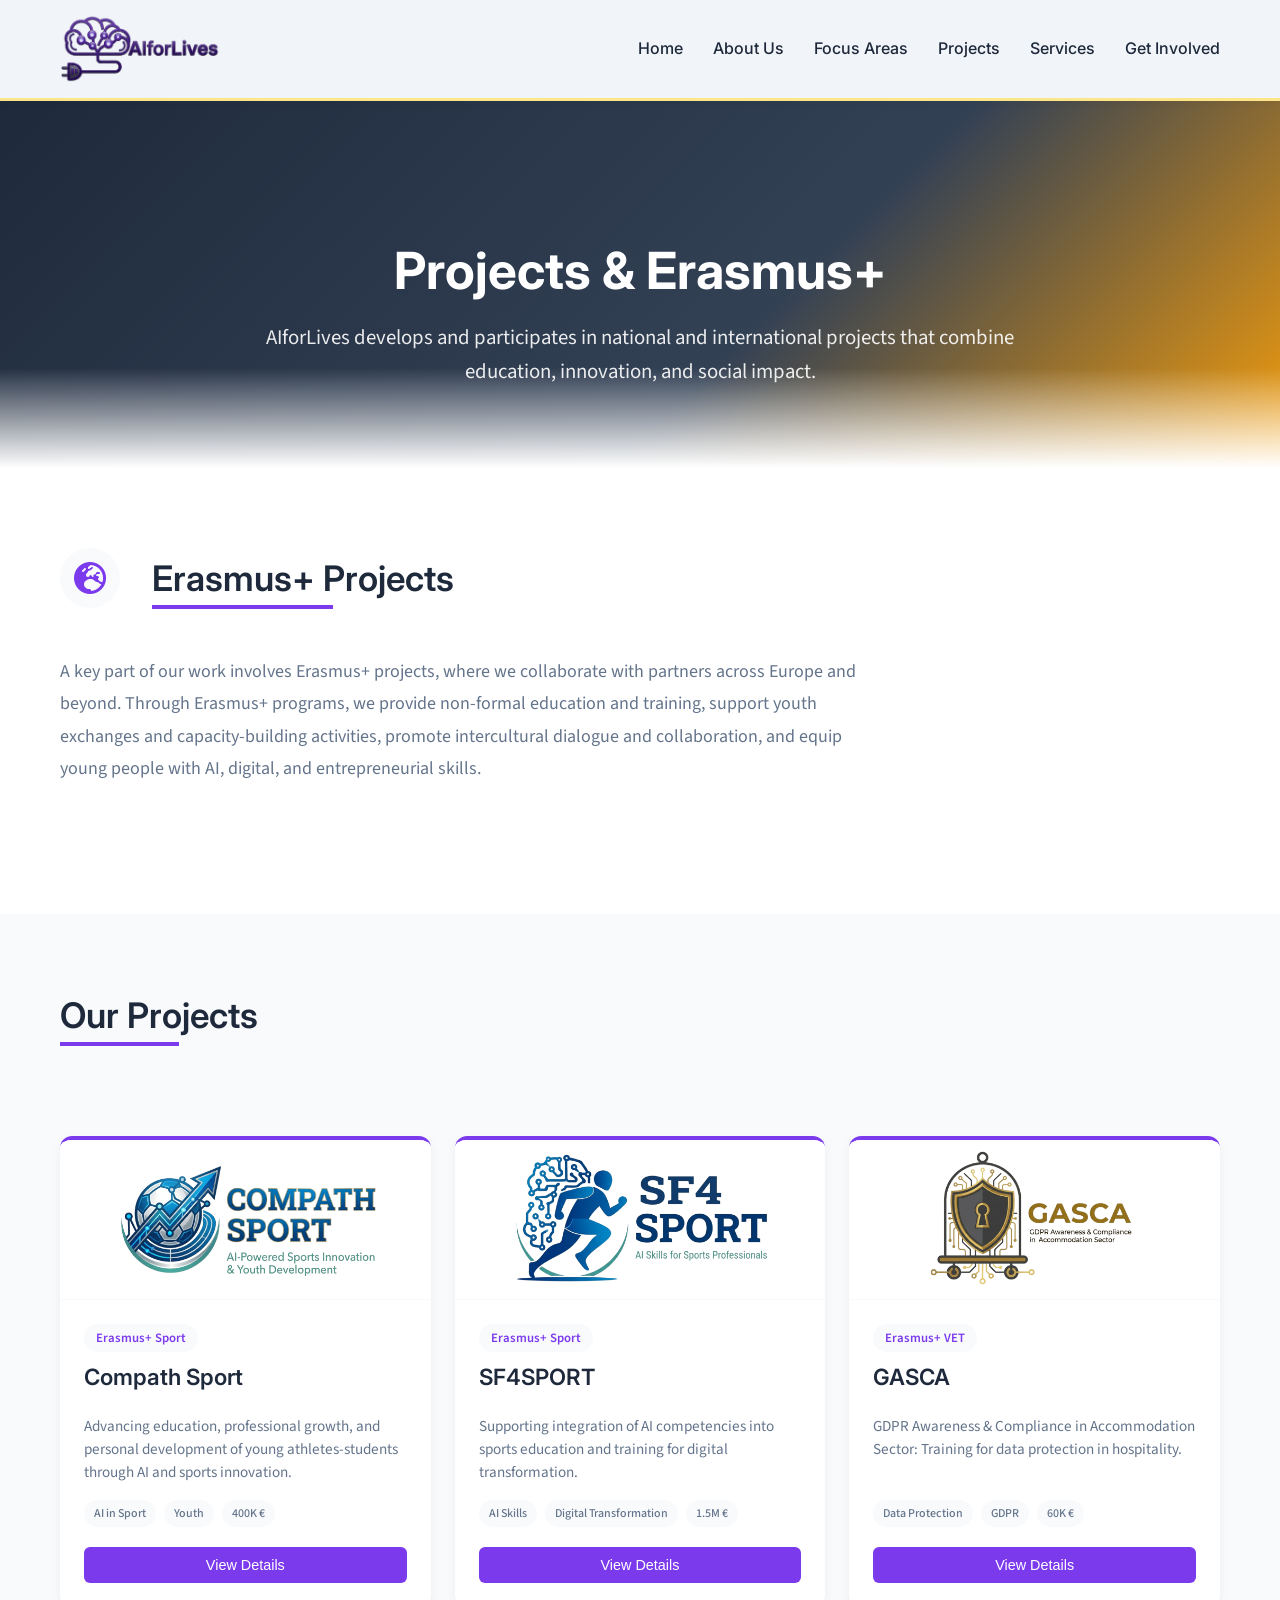
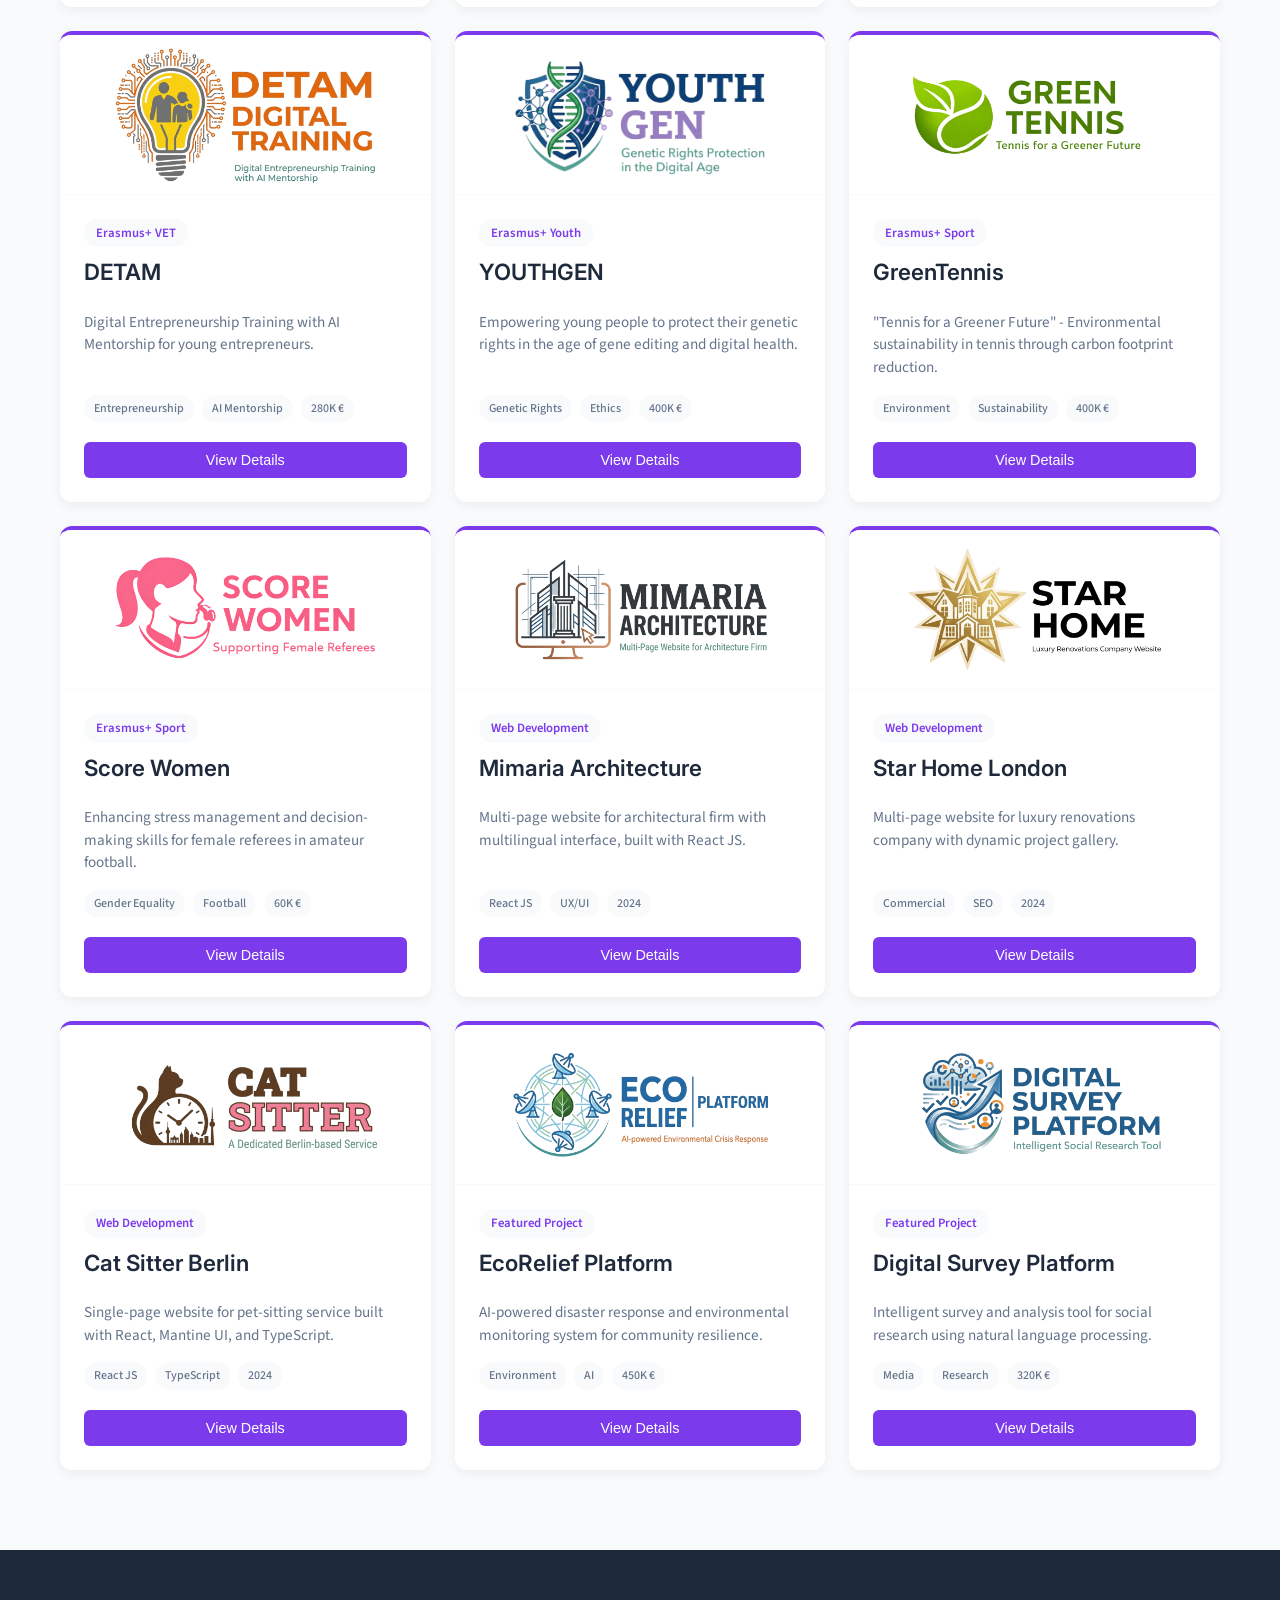
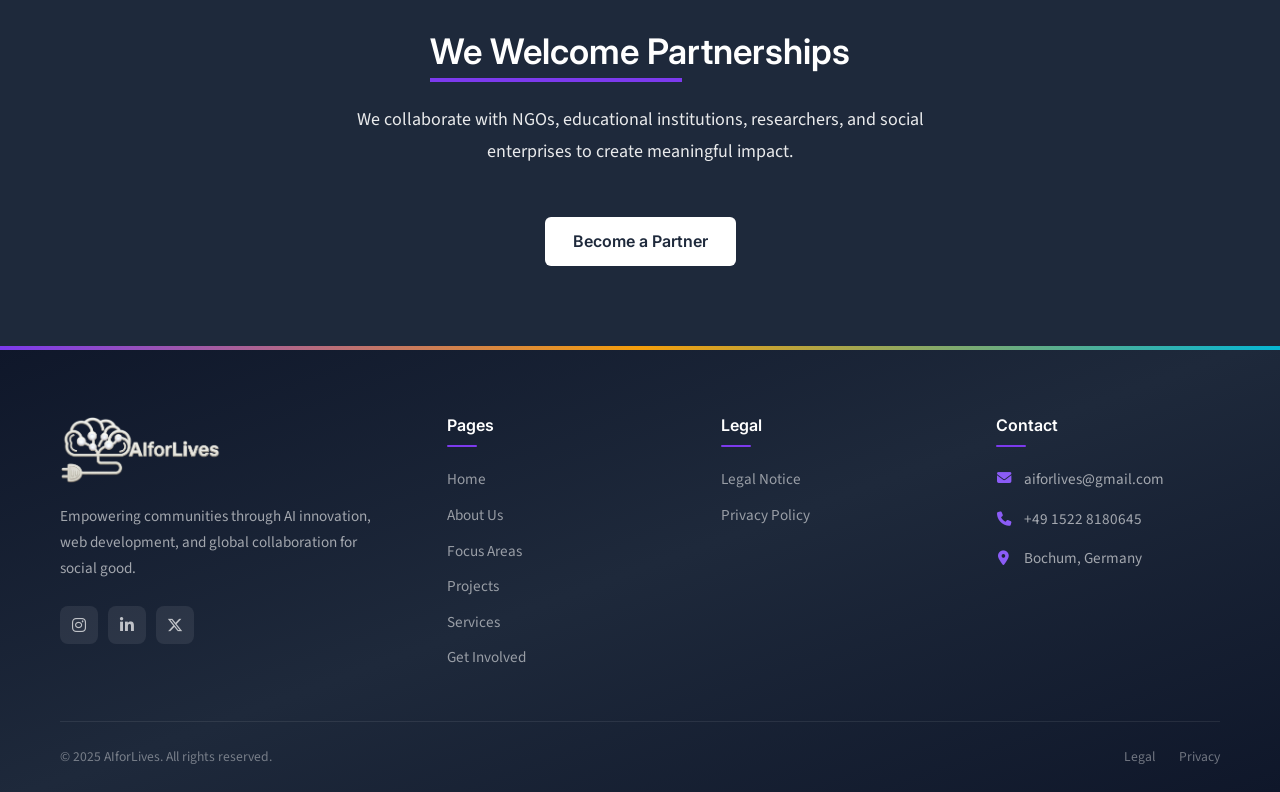
<file: projects.html>
<!DOCTYPE html>
<html lang="en">
  <head>
    <meta charset="UTF-8" />
    <meta name="viewport" content="width=device-width, initial-scale=1.0" />
    <title>Projects - AIforLives</title>
    <meta name="description" content="AIforLives Erasmus+ and AI projects across Europe — Compath, DETAM, GreenTennis, Score Women, EcoRelief and more." />
    <!-- Open Graph -->
    <meta property="og:type"        content="website" />
    <meta property="og:url"         content="https://www.aiforlives.com/projects" />
    <meta property="og:title"       content="Projects - AIforLives" />
    <meta property="og:description" content="AIforLives Erasmus+ and AI projects across Europe — Compath, DETAM, GreenTennis, Score Women, EcoRelief and more." />
    <meta property="og:image"       content="https://www.aiforlives.com/images/logo/logo.png" />
    <meta name="twitter:card"       content="summary_large_image" />
    <meta name="twitter:site"       content="@aiforlives" />
    <link rel="stylesheet" href="css/style.css" />
    <link rel="stylesheet" href="css/responsive.css" />
    <link rel="stylesheet" href="css/projects.css" />
    <link
      rel="stylesheet"
      href="https://cdnjs.cloudflare.com/ajax/libs/font-awesome/6.7.2/css/all.min.css"
    />
    <link
      href="https://fonts.googleapis.com/css2?family=Inter:wght@300;400;500;600;700&family=Source+Sans+Pro:wght@300;400;600&display=swap"
      rel="stylesheet"
    />
    <link rel="icon" type="image/png" href="images/logo/favicon.png" />
  </head>
  <body>
    <!-- Navigation -->
    <header>
      <div class="container header-container">
        <a href="index.html" class="logo">
          <img src="images/logo/logo.png" alt="AIforLives" class="logo-img" />
        </a>

        <button
          class="mobile-menu-btn"
          id="mobileMenuBtn"
          aria-label="Toggle menu"
        >
          <i class="fas fa-bars"></i>
        </button>

        <nav id="mainNav">
          <ul>
            <li><a href="index.html">Home</a></li>
            <li><a href="about.html">About Us</a></li>
            <li><a href="focus.html">Focus Areas</a></li>
            <li><a href="projects.html" class="active">Projects</a></li>
            <li><a href="services.html">Services</a></li>
            <li><a href="contact.html">Get Involved</a></li>
          </ul>
        </nav>
      </div>
    </header>

    <!-- Page Hero -->
    <section class="page-hero projects-hero">
      <div class="page-hero-bg" style="background-image: url('https://images.unsplash.com/photo-1531482615713-2afd69097998?w=1600&q=80&auto=format&fit=crop');"></div>
      <div class="container">
        <h1>Projects & Erasmus+</h1>
        <p class="page-subtitle">
          AIforLives develops and participates in national and international
          projects that combine education, innovation, and social impact.
        </p>
      </div>
    </section>

    <!-- Erasmus+ Section -->
    <section class="erasmus-section">
      <div class="container">
        <div class="section-header">
          <div class="section-icon">
            <i class="fas fa-globe-europe"></i>
          </div>
          <h2>Erasmus+ Projects</h2>
        </div>
        <p class="section-description">
          A key part of our work involves Erasmus+ projects, where we
          collaborate with partners across Europe and beyond. Through Erasmus+
          programs, we provide non‑formal education and training, support youth
          exchanges and capacity‑building activities, promote intercultural
          dialogue and collaboration, and equip young people with AI, digital,
          and entrepreneurial skills.
        </p>
      </div>
    </section>

    <!-- Projects Grid -->
    <section class="projects-section">
      <div class="container">
        <h2 class="section-title">Our Projects</h2>

        <div class="projects-grid">
          <!-- Compath Sport -->
          <div class="project-card" data-project="compath">
            <div class="project-card-image compath">
              <!-- <img
                src="images/compath.png"
                alt="Compath Sport Project"
                onerror="this.style.display='none'; this.parentElement.classList.add('no-image');"
              /> -->
            </div>
            <div class="project-card-content">
              <div class="project-header">
                <span class="project-tag">Erasmus+ Sport</span>
                <h3>Compath Sport</h3>
              </div>
              <p>
                Advancing education, professional growth, and personal
                development of young athletes-students through AI and sports
                innovation.
              </p>
              <div class="project-tags">
                <span class="tag">AI in Sport</span>
                <span class="tag">Youth</span>
                <span class="tag">400K €</span>
              </div>
              <button class="btn-view-details">View Details</button>
            </div>
          </div>

          <!-- SF4SPORT -->
          <div class="project-card" data-project="sf4sport">
            <div class="project-card-image sf4sport">
              <!-- <img
                src="images/sf4sport.png"
                alt="SF4SPORT Project"
                onerror="this.style.display='none'; this.parentElement.classList.add('no-image');"
              /> -->
            </div>
            <div class="project-card-content">
              <div class="project-header">
                <span class="project-tag">Erasmus+ Sport</span>
                <h3>SF4SPORT</h3>
              </div>
              <p>
                Supporting integration of AI competencies into sports education
                and training for digital transformation.
              </p>
              <div class="project-tags">
                <span class="tag">AI Skills</span>
                <span class="tag">Digital Transformation</span>
                <span class="tag">1.5M €</span>
              </div>
              <button class="btn-view-details">View Details</button>
            </div>
          </div>

          <!-- GASCA -->
          <div class="project-card" data-project="gasca">
            <div class="project-card-image gasca">
              <!-- <img
                src="images/gasca.png"
                alt="GASCA Project"
                onerror="this.style.display='none'; this.parentElement.classList.add('no-image');"
              /> -->
            </div>
            <div class="project-card-content">
              <div class="project-header">
                <span class="project-tag">Erasmus+ VET</span>
                <h3>GASCA</h3>
              </div>
              <p>
                GDPR Awareness & Compliance in Accommodation Sector: Training
                for data protection in hospitality.
              </p>
              <div class="project-tags">
                <span class="tag">Data Protection</span>
                <span class="tag">GDPR</span>
                <span class="tag">60K €</span>
              </div>
              <button class="btn-view-details">View Details</button>
            </div>
          </div>

          <!-- DETAM -->
          <div class="project-card" data-project="detam">
            <div class="project-card-image detam">
              <!-- <img
                src="images/detam.png"
                alt="DETAM Project"
                onerror="this.style.display='none'; this.parentElement.classList.add('no-image');"
              /> -->
            </div>
            <div class="project-card-content">
              <div class="project-header">
                <span class="project-tag">Erasmus+ VET</span>
                <h3>DETAM</h3>
              </div>
              <p>
                Digital Entrepreneurship Training with AI Mentorship for young
                entrepreneurs.
              </p>
              <div class="project-tags">
                <span class="tag">Entrepreneurship</span>
                <span class="tag">AI Mentorship</span>
                <span class="tag">280K €</span>
              </div>
              <button class="btn-view-details">View Details</button>
            </div>
          </div>

          <!-- YOUTHGEN -->
          <div class="project-card" data-project="youthgen">
            <div class="project-card-image youthgen">
              <!-- <img
                src="images/youthgen.png"
                alt="YOUTHGEN Project"
                onerror="this.style.display='none'; this.parentElement.classList.add('no-image');"
              /> -->
            </div>
            <div class="project-card-content">
              <div class="project-header">
                <span class="project-tag">Erasmus+ Youth</span>
                <h3>YOUTHGEN</h3>
              </div>
              <p>
                Empowering young people to protect their genetic rights in the
                age of gene editing and digital health.
              </p>
              <div class="project-tags">
                <span class="tag">Genetic Rights</span>
                <span class="tag">Ethics</span>
                <span class="tag">400K €</span>
              </div>
              <button class="btn-view-details">View Details</button>
            </div>
          </div>

          <!-- GreenTennis -->
          <div class="project-card" data-project="greentennis">
            <div class="project-card-image greentennis">
              <!-- <img
                src="images/greentennis.png"
                alt="GreenTennis Project"
                onerror="this.style.display='none'; this.parentElement.classList.add('no-image');"
              /> -->
            </div>
            <div class="project-card-content">
              <div class="project-header">
                <span class="project-tag">Erasmus+ Sport</span>
                <h3>GreenTennis</h3>
              </div>
              <p>
                "Tennis for a Greener Future" - Environmental sustainability in
                tennis through carbon footprint reduction.
              </p>
              <div class="project-tags">
                <span class="tag">Environment</span>
                <span class="tag">Sustainability</span>
                <span class="tag">400K €</span>
              </div>
              <button class="btn-view-details">View Details</button>
            </div>
          </div>

          <!-- Score Women -->
          <div class="project-card" data-project="scorewomen">
            <div class="project-card-image scorewomen">
              <!-- <img
                src="images/scorewomen.png"
                alt="Score Women Project"
                onerror="this.style.display='none'; this.parentElement.classList.add('no-image');"
              /> -->
            </div>
            <div class="project-card-content">
              <div class="project-header">
                <span class="project-tag">Erasmus+ Sport</span>
                <h3>Score Women</h3>
              </div>
              <p>
                Enhancing stress management and decision-making skills for
                female referees in amateur football.
              </p>
              <div class="project-tags">
                <span class="tag">Gender Equality</span>
                <span class="tag">Football</span>
                <span class="tag">60K €</span>
              </div>
              <button class="btn-view-details">View Details</button>
            </div>
          </div>

          <!-- Web Development Projects -->
          <!-- Mimaria -->
          <div class="project-card" data-project="mimaria">
            <div class="project-card-image mimaria">
              <!-- <img
                src="images/mimaria.png"
                alt="Mimaria Architecture"
                onerror="this.style.display='none'; this.parentElement.classList.add('no-image');"
              /> -->
            </div>
            <div class="project-card-content">
              <div class="project-header">
                <span class="project-tag">Web Development</span>
                <h3>Mimaria Architecture</h3>
              </div>
              <p>
                Multi-page website for architectural firm with multilingual
                interface, built with React JS.
              </p>
              <div class="project-tags">
                <span class="tag">React JS</span>
                <span class="tag">UX/UI</span>
                <span class="tag">2024</span>
              </div>
              <button class="btn-view-details">View Details</button>
            </div>
          </div>

          <!-- Star Home -->
          <div class="project-card" data-project="starhome">
            <div class="project-card-image starhome">
              <!-- <img
                src="images/starhome.png"
                alt="Star Home London"
                onerror="this.style.display='none'; this.parentElement.classList.add('no-image');"
              /> -->
            </div>
            <div class="project-card-content">
              <div class="project-header">
                <span class="project-tag">Web Development</span>
                <h3>Star Home London</h3>
              </div>
              <p>
                Multi-page website for luxury renovations company with dynamic
                project gallery.
              </p>
              <div class="project-tags">
                <span class="tag">Commercial</span>
                <span class="tag">SEO</span>
                <span class="tag">2024</span>
              </div>
              <button class="btn-view-details">View Details</button>
            </div>
          </div>

          <!-- Cat Sitter -->
          <div class="project-card" data-project="catsitter">
            <div class="project-card-image catsitter">
              <!-- <img
                src="images/catsitter.png"
                alt="Cat Sitter Berlin"
                onerror="this.style.display='none'; this.parentElement.classList.add('no-image');"
              /> -->
            </div>
            <div class="project-card-content">
              <div class="project-header">
                <span class="project-tag">Web Development</span>
                <h3>Cat Sitter Berlin</h3>
              </div>
              <p>
                Single-page website for pet-sitting service built with React,
                Mantine UI, and TypeScript.
              </p>
              <div class="project-tags">
                <span class="tag">React JS</span>
                <span class="tag">TypeScript</span>
                <span class="tag">2024</span>
              </div>
              <button class="btn-view-details">View Details</button>
            </div>
          </div>

          <!-- Featured Projects -->
          <!-- EcoRelief -->
          <div class="project-card" data-project="ecorelief">
            <div class="project-card-image ecorelief">
              <!-- <img
                src="images/ecorelief.png"
                alt="EcoRelief Platform"
                onerror="this.style.display='none'; this.parentElement.classList.add('no-image');"
              /> -->
            </div>
            <div class="project-card-content">
              <div class="project-header">
                <span class="project-tag">Featured Project</span>
                <h3>EcoRelief Platform</h3>
              </div>
              <p>
                AI-powered disaster response and environmental monitoring system
                for community resilience.
              </p>
              <div class="project-tags">
                <span class="tag">Environment</span>
                <span class="tag">AI</span>
                <span class="tag">450K €</span>
              </div>
              <button class="btn-view-details">View Details</button>
            </div>
          </div>

          <!-- Digital Survey -->
          <div class="project-card" data-project="digitalsurvey">
            <div class="project-card-image digitalsurvey">
              <!-- <img
                src="images/digitalsurvey.png"
                alt="Digital Survey Platform"
                onerror="this.style.display='none'; this.parentElement.classList.add('no-image');"
              /> -->
            </div>
            <div class="project-card-content">
              <div class="project-header">
                <span class="project-tag">Featured Project</span>
                <h3>Digital Survey Platform</h3>
              </div>
              <p>
                Intelligent survey and analysis tool for social research using
                natural language processing.
              </p>
              <div class="project-tags">
                <span class="tag">Media</span>
                <span class="tag">Research</span>
                <span class="tag">320K €</span>
              </div>
              <button class="btn-view-details">View Details</button>
            </div>
          </div>
        </div>
      </div>
    </section>

    <!-- Partnership CTA -->
    <section class="partnership-cta">
      <div class="container">
        <div class="cta-content">
          <h2>We Welcome Partnerships</h2>
          <p>
            We collaborate with NGOs, educational institutions, researchers, and
            social enterprises to create meaningful impact.
          </p>
          <a href="contact.html" class="btn btn-primary">Become a Partner</a>
        </div>
      </div>
    </section>

    <!-- Project Modal -->
    <div class="project-modal" id="projectModal">
      <div class="modal-overlay"></div>
      <div class="modal-content">
        <button class="modal-close" id="modalClose">&times;</button>
        <div class="modal-body" id="modalBody">
          <!-- Content loaded by JavaScript -->
        </div>
      </div>
    </div>

    <!-- Footer -->
    <footer class="footer">
      <div class="container">
        <div class="footer-main">
          <div class="footer-grid">
            <div class="footer-brand">
              <div class="footer-logo">
                <img src="images/logo/logo_white.png" alt="AIforLives" class="footer-logo-img" />
              </div>
              <p class="footer-description">
                Empowering communities through AI innovation, web development,
                and global collaboration for social good.
              </p>
              <div class="footer-social">
                <a href="https://www.instagram.com/aiforlives/" target="_blank" rel="noopener" aria-label="Instagram"><i class="fab fa-instagram"></i></a>
                <a href="https://www.linkedin.com/company/aiforlives/" target="_blank" rel="noopener" aria-label="LinkedIn"><i class="fab fa-linkedin-in"></i></a>
                <a href="https://x.com/aiforlives" target="_blank" rel="noopener" aria-label="X (Twitter)"><i class="fab fa-x-twitter"></i></a>
              </div>
            </div>
            <div class="footer-col">
              <h4>Pages</h4>
              <ul class="footer-links">
                <li><a href="index.html">Home</a></li>
                <li><a href="about.html">About Us</a></li>
                <li><a href="focus.html">Focus Areas</a></li>
                <li><a href="projects.html">Projects</a></li>
                <li><a href="services.html">Services</a></li>
                <li><a href="contact.html">Get Involved</a></li>
              </ul>
            </div>
            <div class="footer-col">
              <h4>Legal</h4>
              <ul class="footer-links">
                <li><a href="legal.html">Legal Notice</a></li>
                <li><a href="privacy.html">Privacy Policy</a></li>
              </ul>
            </div>
            <div class="footer-col">
              <h4>Contact</h4>
              <div class="footer-contact-item">
                <i class="fas fa-envelope"></i>
                <a href="mailto:aiforlives@gmail.com">aiforlives@gmail.com</a>
              </div>
              <div class="footer-contact-item">
                <i class="fas fa-phone"></i>
                <span>+49 1522 8180645</span>
              </div>
              <div class="footer-contact-item">
                <i class="fas fa-map-marker-alt"></i>
                <span>Bochum, Germany</span>
              </div>
            </div>
          </div>
        </div>
        <div class="footer-bottom">
          <p>&copy; 2025 AIforLives. All rights reserved.</p>
          <div class="footer-bottom-links">
            <a href="legal.html">Legal</a>
            <a href="privacy.html">Privacy</a>
          </div>
        </div>
      </div>
    </footer>

    <script src="js/main.js"></script>
    <script src="js/projects.js"></script>
  </body>
</html>
</file>
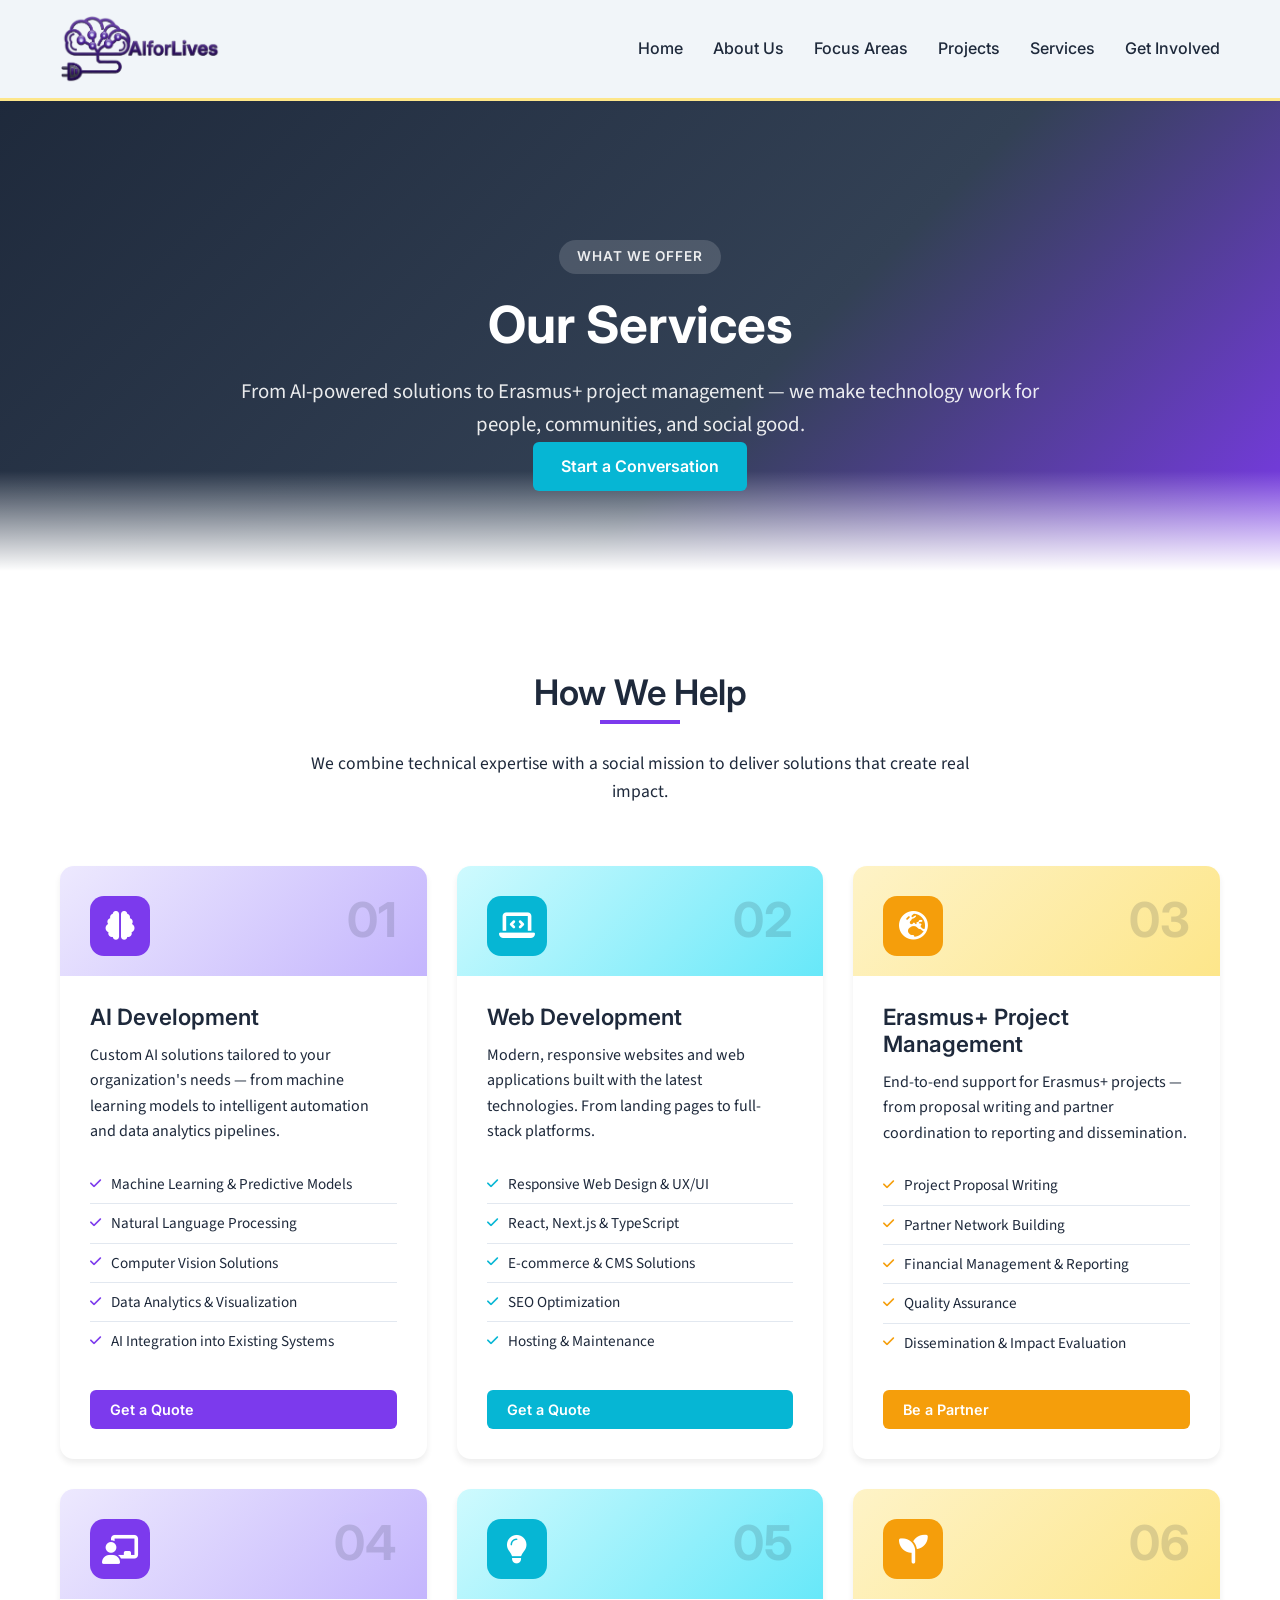
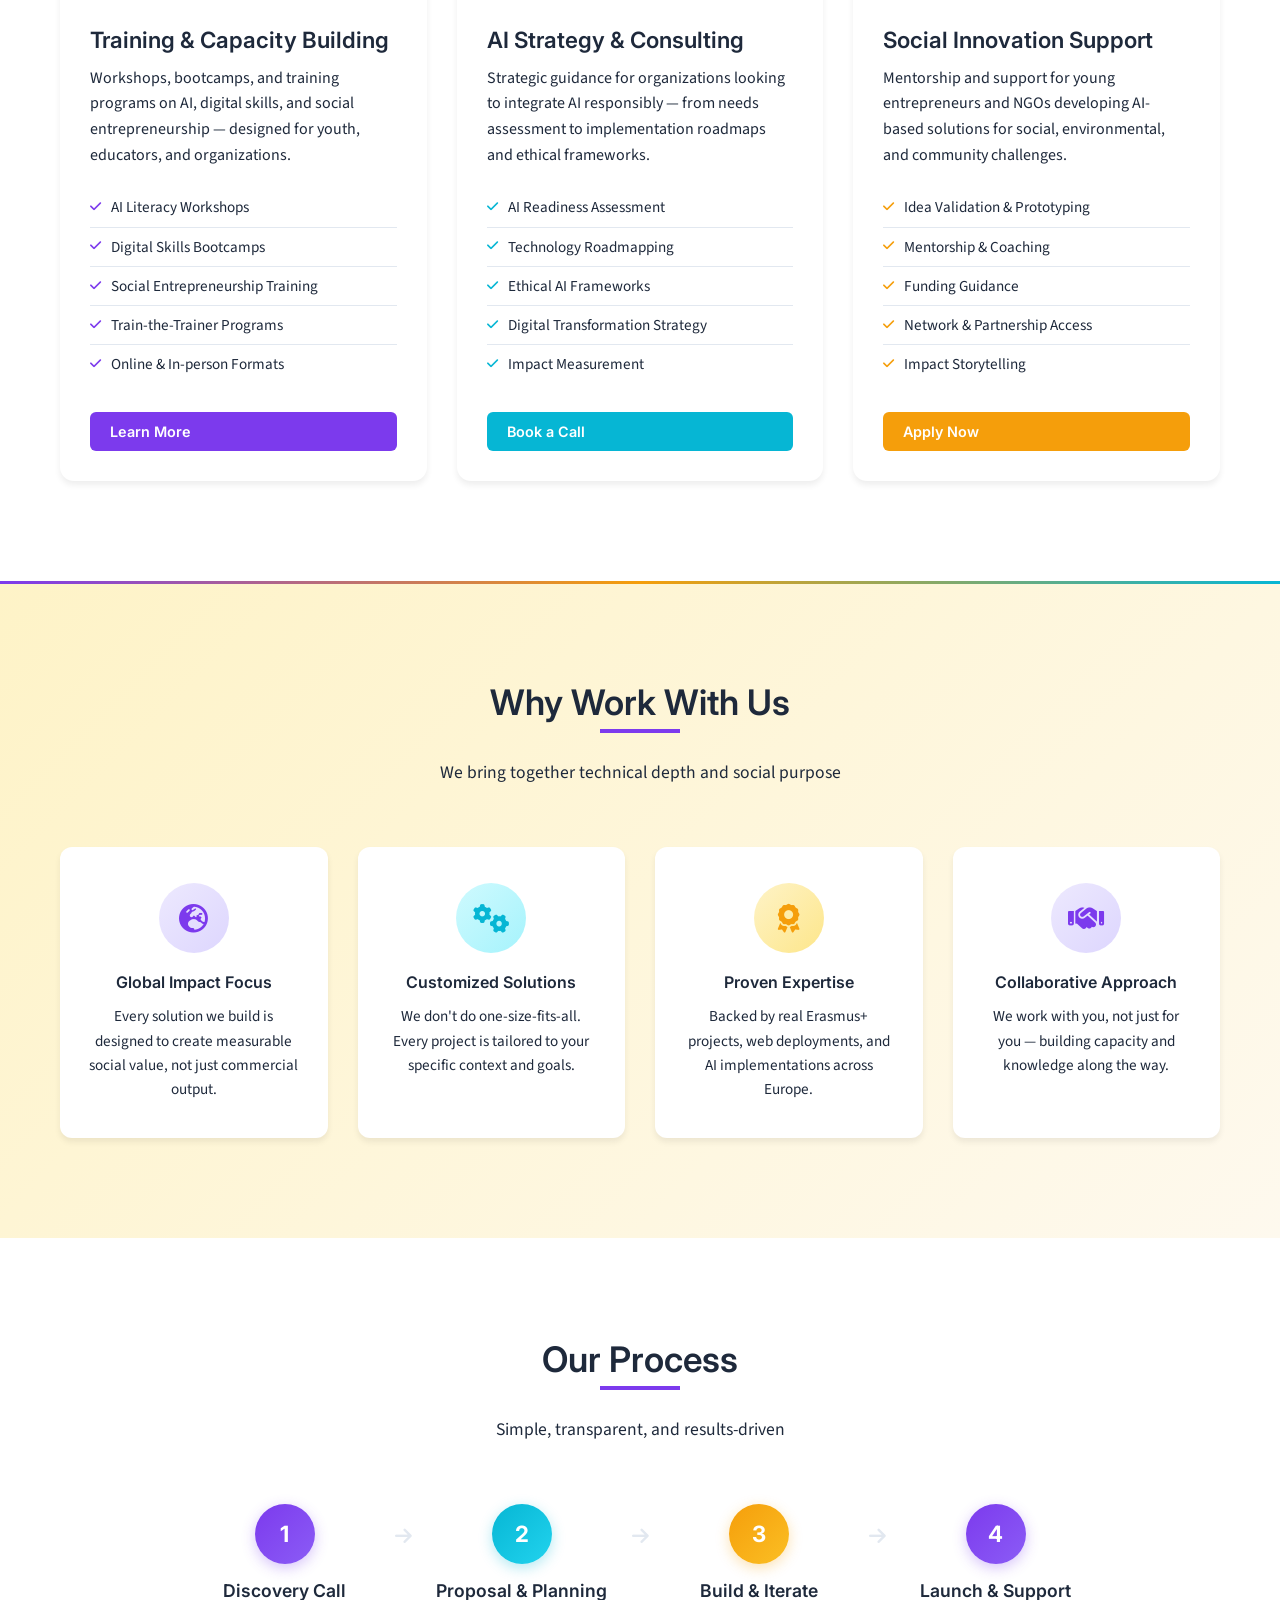
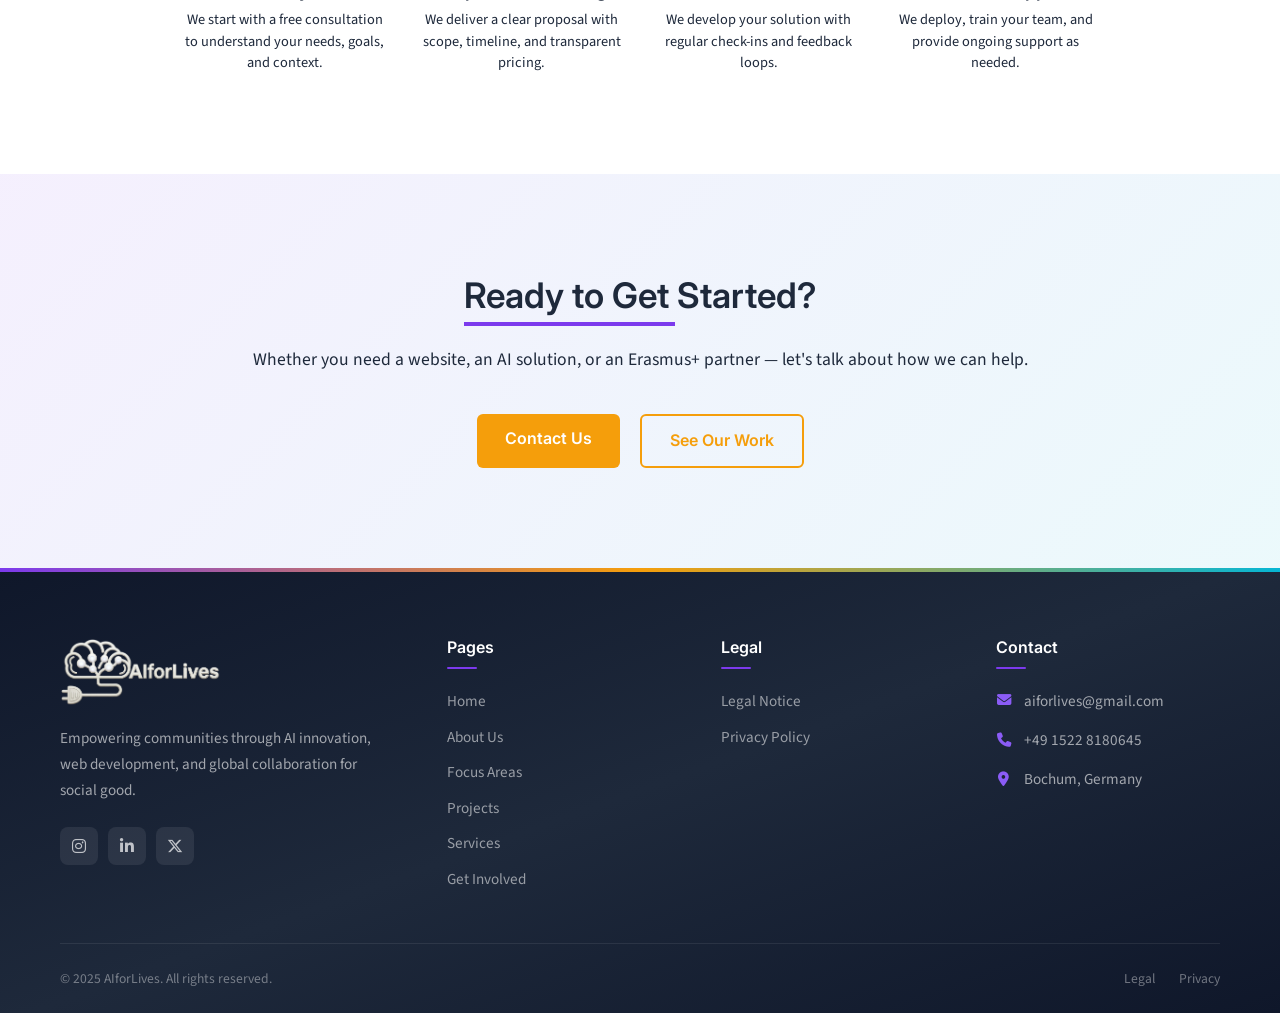
<file: services.html>
<!DOCTYPE html>
<html lang="en">
  <head>
    <meta charset="UTF-8" />
    <meta name="viewport" content="width=device-width, initial-scale=1.0" />
    <title>Services - AI For Lives</title>
    <meta
      name="description"
      content="AI for Lives offers AI development, web development, Erasmus+ project management, and training services to empower communities and businesses."
    />
    <!-- Open Graph -->
    <meta property="og:type"        content="website" />
    <meta property="og:url"         content="https://www.aiforlives.com/services" />
    <meta property="og:title"       content="Services - AI For Lives" />
    <meta property="og:description" content="AI for Lives offers AI development, web development, Erasmus+ project management, and training services to empower communities and businesses." />
    <meta property="og:image"       content="https://www.aiforlives.com/images/logo/logo.png" />
    <meta name="twitter:card"       content="summary_large_image" />
    <meta name="twitter:site"       content="@aiforlives" />

    <!-- Fonts -->
    <link rel="preconnect" href="https://fonts.googleapis.com" />
    <link rel="preconnect" href="https://fonts.gstatic.com" crossorigin />
    <link
      href="https://fonts.googleapis.com/css2?family=Inter:wght@300;400;500;600;700&family=Source+Sans+Pro:wght@300;400;600&display=swap"
      rel="stylesheet"
    />

    <!-- Icons -->
    <link
      rel="stylesheet"
      href="https://cdnjs.cloudflare.com/ajax/libs/font-awesome/6.7.2/css/all.min.css"
    />

    <!-- CSS -->
    <link rel="stylesheet" href="css/style.css" />
    <link rel="stylesheet" href="css/responsive.css" />
    <link rel="stylesheet" href="css/services.css" />

    <!-- Favicon -->
    <link rel="icon" type="image/png" href="images/logo/favicon.png" />
  </head>
  <body>
    <!-- Navigation -->
    <header>
      <div class="container header-container">
        <a href="index.html" class="logo">
          <img src="images/logo/logo.png" alt="AIforLives" class="logo-img" />
        </a>

        <button
          class="mobile-menu-btn"
          id="mobileMenuBtn"
          aria-label="Toggle menu"
        >
          <i class="fas fa-bars"></i>
        </button>

        <nav id="mainNav">
          <ul>
            <li><a href="index.html">Home</a></li>
            <li><a href="about.html">About Us</a></li>
            <li><a href="focus.html">Focus Areas</a></li>
            <li><a href="projects.html">Projects</a></li>
            <li><a href="services.html" class="active">Services</a></li>
            <li><a href="contact.html">Get Involved</a></li>
          </ul>
        </nav>
      </div>
    </header>

    <!-- Page Hero -->
    <section class="page-hero services-hero">
      <div class="services-hero-bg"></div>
      <div class="container">
        <div class="services-hero-content">
          <span class="hero-eyebrow">What We Offer</span>
          <h1>Our Services</h1>
          <p class="hero-subtitle">
            From AI-powered solutions to Erasmus+ project management — we make
            technology work for people, communities, and social good.
          </p>
          <a href="contact.html" class="btn btn-coral">Start a Conversation</a>
        </div>
      </div>
    </section>

    <!-- Services Overview -->
    <section class="services-overview">
      <div class="container">
        <div class="section-title">
          <h2>How We Help</h2>
          <p>
            We combine technical expertise with a social mission to deliver
            solutions that create real impact.
          </p>
        </div>

        <div class="services-grid">
          <!-- AI Development -->
          <div class="service-card" id="ai-development">
            <div class="service-card-header teal-header">
              <div class="service-icon">
                <i class="fas fa-brain"></i>
              </div>
              <span class="service-number">01</span>
            </div>
            <div class="service-card-body">
              <h3>AI Development</h3>
              <p>
                Custom AI solutions tailored to your organization's needs —
                from machine learning models to intelligent automation and
                data analytics pipelines.
              </p>
              <ul class="service-features">
                <li><i class="fas fa-check"></i> Machine Learning & Predictive Models</li>
                <li><i class="fas fa-check"></i> Natural Language Processing</li>
                <li><i class="fas fa-check"></i> Computer Vision Solutions</li>
                <li><i class="fas fa-check"></i> Data Analytics & Visualization</li>
                <li><i class="fas fa-check"></i> AI Integration into Existing Systems</li>
              </ul>
              <a href="contact.html" class="btn btn-teal btn-small">Get a Quote</a>
            </div>
          </div>

          <!-- Web Development -->
          <div class="service-card" id="web-development">
            <div class="service-card-header coral-header">
              <div class="service-icon">
                <i class="fas fa-laptop-code"></i>
              </div>
              <span class="service-number">02</span>
            </div>
            <div class="service-card-body">
              <h3>Web Development</h3>
              <p>
                Modern, responsive websites and web applications built with
                the latest technologies. From landing pages to full-stack
                platforms.
              </p>
              <ul class="service-features">
                <li><i class="fas fa-check"></i> Responsive Web Design & UX/UI</li>
                <li><i class="fas fa-check"></i> React, Next.js & TypeScript</li>
                <li><i class="fas fa-check"></i> E-commerce & CMS Solutions</li>
                <li><i class="fas fa-check"></i> SEO Optimization</li>
                <li><i class="fas fa-check"></i> Hosting & Maintenance</li>
              </ul>
              <a href="contact.html" class="btn btn-coral btn-small">Get a Quote</a>
            </div>
          </div>

          <!-- Erasmus+ Project Management -->
          <div class="service-card" id="erasmus-management">
            <div class="service-card-header brown-header">
              <div class="service-icon">
                <i class="fas fa-globe-europe"></i>
              </div>
              <span class="service-number">03</span>
            </div>
            <div class="service-card-body">
              <h3>Erasmus+ Project Management</h3>
              <p>
                End-to-end support for Erasmus+ projects — from proposal
                writing and partner coordination to reporting and dissemination.
              </p>
              <ul class="service-features">
                <li><i class="fas fa-check"></i> Project Proposal Writing</li>
                <li><i class="fas fa-check"></i> Partner Network Building</li>
                <li><i class="fas fa-check"></i> Financial Management & Reporting</li>
                <li><i class="fas fa-check"></i> Quality Assurance</li>
                <li><i class="fas fa-check"></i> Dissemination & Impact Evaluation</li>
              </ul>
              <a href="contact.html" class="btn btn-brown btn-small">Be a Partner</a>
            </div>
          </div>

          <!-- Training & Capacity Building -->
          <div class="service-card" id="training">
            <div class="service-card-header teal-header">
              <div class="service-icon">
                <i class="fas fa-chalkboard-teacher"></i>
              </div>
              <span class="service-number">04</span>
            </div>
            <div class="service-card-body">
              <h3>Training & Capacity Building</h3>
              <p>
                Workshops, bootcamps, and training programs on AI, digital
                skills, and social entrepreneurship — designed for youth,
                educators, and organizations.
              </p>
              <ul class="service-features">
                <li><i class="fas fa-check"></i> AI Literacy Workshops</li>
                <li><i class="fas fa-check"></i> Digital Skills Bootcamps</li>
                <li><i class="fas fa-check"></i> Social Entrepreneurship Training</li>
                <li><i class="fas fa-check"></i> Train-the-Trainer Programs</li>
                <li><i class="fas fa-check"></i> Online & In-person Formats</li>
              </ul>
              <a href="contact.html" class="btn btn-teal btn-small">Learn More</a>
            </div>
          </div>

          <!-- Consulting -->
          <div class="service-card" id="consulting">
            <div class="service-card-header coral-header">
              <div class="service-icon">
                <i class="fas fa-lightbulb"></i>
              </div>
              <span class="service-number">05</span>
            </div>
            <div class="service-card-body">
              <h3>AI Strategy & Consulting</h3>
              <p>
                Strategic guidance for organizations looking to integrate AI
                responsibly — from needs assessment to implementation roadmaps
                and ethical frameworks.
              </p>
              <ul class="service-features">
                <li><i class="fas fa-check"></i> AI Readiness Assessment</li>
                <li><i class="fas fa-check"></i> Technology Roadmapping</li>
                <li><i class="fas fa-check"></i> Ethical AI Frameworks</li>
                <li><i class="fas fa-check"></i> Digital Transformation Strategy</li>
                <li><i class="fas fa-check"></i> Impact Measurement</li>
              </ul>
              <a href="contact.html" class="btn btn-coral btn-small">Book a Call</a>
            </div>
          </div>

          <!-- Social Innovation -->
          <div class="service-card" id="social-innovation">
            <div class="service-card-header brown-header">
              <div class="service-icon">
                <i class="fas fa-seedling"></i>
              </div>
              <span class="service-number">06</span>
            </div>
            <div class="service-card-body">
              <h3>Social Innovation Support</h3>
              <p>
                Mentorship and support for young entrepreneurs and NGOs
                developing AI-based solutions for social, environmental, and
                community challenges.
              </p>
              <ul class="service-features">
                <li><i class="fas fa-check"></i> Idea Validation & Prototyping</li>
                <li><i class="fas fa-check"></i> Mentorship & Coaching</li>
                <li><i class="fas fa-check"></i> Funding Guidance</li>
                <li><i class="fas fa-check"></i> Network & Partnership Access</li>
                <li><i class="fas fa-check"></i> Impact Storytelling</li>
              </ul>
              <a href="contact.html" class="btn btn-brown btn-small">Apply Now</a>
            </div>
          </div>
        </div>
      </div>
    </section>

    <!-- Why Choose Us -->
    <section class="why-us brown-section">
      <div class="container">
        <div class="section-title">
          <h2>Why Work With Us</h2>
          <p>We bring together technical depth and social purpose</p>
        </div>

        <div class="why-grid">
          <div class="why-card">
            <div class="why-icon"><i class="fas fa-globe-europe"></i></div>
            <h4>Global Impact Focus</h4>
            <p>Every solution we build is designed to create measurable social value, not just commercial output.</p>
          </div>
          <div class="why-card">
            <div class="why-icon"><i class="fas fa-cogs"></i></div>
            <h4>Customized Solutions</h4>
            <p>We don't do one-size-fits-all. Every project is tailored to your specific context and goals.</p>
          </div>
          <div class="why-card">
            <div class="why-icon"><i class="fas fa-award"></i></div>
            <h4>Proven Expertise</h4>
            <p>Backed by real Erasmus+ projects, web deployments, and AI implementations across Europe.</p>
          </div>
          <div class="why-card">
            <div class="why-icon"><i class="fas fa-handshake"></i></div>
            <h4>Collaborative Approach</h4>
            <p>We work with you, not just for you — building capacity and knowledge along the way.</p>
          </div>
        </div>
      </div>
    </section>

    <!-- Process Section -->
    <section class="process-section">
      <div class="container">
        <div class="section-title">
          <h2>Our Process</h2>
          <p>Simple, transparent, and results-driven</p>
        </div>

        <div class="process-steps">
          <div class="process-step">
            <div class="step-number">1</div>
            <div class="step-content">
              <h4>Discovery Call</h4>
              <p>We start with a free consultation to understand your needs, goals, and context.</p>
            </div>
          </div>
          <div class="process-connector"><i class="fas fa-arrow-right"></i></div>
          <div class="process-step">
            <div class="step-number">2</div>
            <div class="step-content">
              <h4>Proposal & Planning</h4>
              <p>We deliver a clear proposal with scope, timeline, and transparent pricing.</p>
            </div>
          </div>
          <div class="process-connector"><i class="fas fa-arrow-right"></i></div>
          <div class="process-step">
            <div class="step-number">3</div>
            <div class="step-content">
              <h4>Build & Iterate</h4>
              <p>We develop your solution with regular check-ins and feedback loops.</p>
            </div>
          </div>
          <div class="process-connector"><i class="fas fa-arrow-right"></i></div>
          <div class="process-step">
            <div class="step-number">4</div>
            <div class="step-content">
              <h4>Launch & Support</h4>
              <p>We deploy, train your team, and provide ongoing support as needed.</p>
            </div>
          </div>
        </div>
      </div>
    </section>

    <!-- CTA Section -->
    <section class="cta-section">
      <div class="container">
        <h2>Ready to Get Started?</h2>
        <p>
          Whether you need a website, an AI solution, or an Erasmus+ partner —
          let's talk about how we can help.
        </p>
        <div class="cta-buttons">
          <a href="contact.html" class="btn btn-coral">Contact Us</a>
          <a href="projects.html" class="btn btn-secondary">See Our Work</a>
        </div>
      </div>
    </section>

    <!-- Footer -->
    <footer class="footer">
      <div class="container">
        <div class="footer-main">
          <div class="footer-grid">
            <div class="footer-brand">
              <div class="footer-logo">
                <img src="images/logo/logo_white.png" alt="AIforLives" class="footer-logo-img" />
              </div>
              <p class="footer-description">
                Empowering communities through AI innovation, web development,
                and global collaboration for social good.
              </p>
              <div class="footer-social">
                <a href="https://www.instagram.com/aiforlives/" target="_blank" rel="noopener" aria-label="Instagram"><i class="fab fa-instagram"></i></a>
                <a href="https://www.linkedin.com/company/aiforlives/" target="_blank" rel="noopener" aria-label="LinkedIn"><i class="fab fa-linkedin-in"></i></a>
                <a href="https://x.com/aiforlives" target="_blank" rel="noopener" aria-label="X (Twitter)"><i class="fab fa-x-twitter"></i></a>
              </div>
            </div>
            <div class="footer-col">
              <h4>Pages</h4>
              <ul class="footer-links">
                <li><a href="index.html">Home</a></li>
                <li><a href="about.html">About Us</a></li>
                <li><a href="focus.html">Focus Areas</a></li>
                <li><a href="projects.html">Projects</a></li>
                <li><a href="services.html">Services</a></li>
                <li><a href="contact.html">Get Involved</a></li>
              </ul>
            </div>
            <div class="footer-col">
              <h4>Legal</h4>
              <ul class="footer-links">
                <li><a href="legal.html">Legal Notice</a></li>
                <li><a href="privacy.html">Privacy Policy</a></li>
              </ul>
            </div>
            <div class="footer-col">
              <h4>Contact</h4>
              <div class="footer-contact-item">
                <i class="fas fa-envelope"></i>
                <a href="mailto:aiforlives@gmail.com">aiforlives@gmail.com</a>
              </div>
              <div class="footer-contact-item">
                <i class="fas fa-phone"></i>
                <span>+49 1522 8180645</span>
              </div>
              <div class="footer-contact-item">
                <i class="fas fa-map-marker-alt"></i>
                <span>Bochum, Germany</span>
              </div>
            </div>
          </div>
        </div>
        <div class="footer-bottom">
          <p>&copy; 2025 AIforLives. All rights reserved.</p>
          <div class="footer-bottom-links">
            <a href="legal.html">Legal</a>
            <a href="privacy.html">Privacy</a>
          </div>
        </div>
      </div>
    </footer>

    <script src="js/main.js"></script>
  </body>
</html>
</file>
<file: css/style.css>
/* CSS Variables */
:root {
  --primary-blue: #1e293b;
  --primary-blue-light: #334155;
  --teal: #7c3aed;
  --teal-light: #8b5cf6;
  --teal-dark: #6d28d9;
  --teal-bg: #ede9fe;
  --teal-bg-mid: #c4b5fd;
  --teal-bg-light: #ddd6fe;
  --coral: #06b6d4;
  --coral-light: #22d3ee;
  --coral-dark: #0891b2;
  --coral-bg: #cffafe;
  --coral-bg-mid: #67e8f9;
  --coral-bg-light: #a5f3fc;
  --brown: #f59e0b;
  --brown-light: #fde68a;
  --brown-warm: #fef3c7;
  --brown-dark: #d97706;
  --brown-mid: #fbbf24;
  --brown-warm-bg: #fef9ee;
  --light-gray: #f8fafc;
  --light-gray-alt: #f1f5f9;
  --medium-gray: #e2e8f0;
  --dark-gray: #1e293b;
  --footer-dark: #0f172a;
  --placeholder: #a0aec0;
  --error: #ef4444;
  --success: #4caf50;
  --success-dark: #2e7d32;
  --success-bg: #e8f5e9;
  --white: #ffffff;

  /* Transparent palette colors */
  --teal-10: rgba(124, 58, 237, 0.1);
  --teal-08: rgba(124, 58, 237, 0.08);
  --teal-15: rgba(124, 58, 237, 0.15);
  --coral-10: rgba(6, 182, 212, 0.1);
  --coral-08: rgba(6, 182, 212, 0.08);
  --brown-10: rgba(245, 158, 11, 0.1);
  --error-05: rgba(239, 68, 68, 0.05);
  --error-10: rgba(239, 68, 68, 0.1);

  --transition: all 0.3s ease;
  --shadow: 0 4px 6px rgba(0, 0, 0, 0.07);
  --shadow-lg: 0 10px 25px rgba(0, 0, 0, 0.1);

  /* Spacing variables (used by projects.css & legal.css) */
  --space-xs: 8px;
  --space-sm: 16px;
  --space-md: 32px;
  --space-lg: 48px;
  --space-xl: 80px;

  /* Alias variables (used by projects.css & legal.css) */
  --primary: #1e293b;
  --secondary: #7c3aed;
  --accent: #06b6d4;
  --gray: #64748b;
  --light: #f8fafc;
}

/* Reset & Base Styles */
* {
  margin: 0;
  padding: 0;
  box-sizing: border-box;
}

html {
  scroll-behavior: smooth;
}

body {
  font-family: "Source Sans Pro", sans-serif;
  line-height: 1.6;
  color: var(--dark-gray);
  background-color: var(--white);
  overflow-x: hidden;
}

h1,
h2,
h3,
h4 {
  font-family: "Inter", sans-serif;
  font-weight: 600;
  line-height: 1.2;
  margin-bottom: 1rem;
  color: var(--primary-blue);
}

h1 {
  font-size: 2.8rem;
  font-weight: 700;
}

h2 {
  font-size: 2.2rem;
  position: relative;
  display: inline-block;
}

h2:after {
  content: "";
  position: absolute;
  width: 60%;
  height: 4px;
  background: var(--teal);
  bottom: -10px;
  left: 0;
}

h3 {
  font-size: 1.5rem;
}

p {
  margin-bottom: 1.5rem;
  font-size: 1.1rem;
}

a {
  text-decoration: none;
  color: var(--teal);
  transition: var(--transition);
}

a:hover {
  color: var(--teal-light);
}

.container {
  width: 100%;
  max-width: 1200px;
  margin: 0 auto;
  padding: 0 20px;
}

.btn {
  display: inline-block;
  padding: 12px 28px;
  border-radius: 6px;
  font-weight: 600;
  font-family: "Inter", sans-serif;
  cursor: pointer;
  transition: var(--transition);
  border: none;
  font-size: 1rem;
}

.btn-primary {
  background-color: var(--teal);
  color: var(--white);
}

.btn-primary:hover {
  background-color: var(--teal-light);
  color: var(--white);
  transform: translateY(-2px);
  box-shadow: var(--shadow);
}

.btn-secondary {
  background-color: transparent;
  color: var(--white);
  border: 2px solid rgba(255, 255, 255, 0.7);
}

.btn-secondary:hover {
  background-color: rgba(255, 255, 255, 0.15);
  color: var(--white);
  border-color: var(--white);
  transform: translateY(-2px);
}

/* On light backgrounds, secondary button reverts to dark */
.cta-section .btn-secondary,
.featured-projects .btn-secondary,
.partners-section .btn-secondary {
  color: var(--teal);
  border-color: var(--teal);
}

.cta-section .btn-secondary:hover,
.featured-projects .btn-secondary:hover,
.partners-section .btn-secondary:hover {
  background-color: var(--teal);
  color: var(--white);
  border-color: var(--teal);
}

.btn-coral {
  background-color: var(--coral);
  color: var(--white);
}

.btn-coral:hover {
  background-color: var(--coral-light);
  color: var(--white);
  transform: translateY(-2px);
}

/* Header & Navigation */
header {
  background-color: var(--white);
  box-shadow: 0 2px 10px rgba(0, 0, 0, 0.05);
  position: fixed;
  width: 100%;
  top: 0;
  z-index: 1000;
}

.header-container {
  display: flex;
  justify-content: space-between;
  align-items: center;
  padding: 15px 20px;
}

.logo {
  display: flex;
  align-items: center;
  font-weight: 700;
  font-size: 1.5rem;
  color: var(--primary-blue);
}

.logo-img {
  height: 68px;
  width: auto;
  object-fit: contain;
}

nav ul {
  display: flex;
  list-style: none;
}

nav li {
  margin-left: 30px;
}

nav a {
  color: var(--dark-gray);
  font-weight: 500;
  font-family: "Inter", sans-serif;
  position: relative;
  padding: 5px 0;
}

nav a:hover,
nav a.active {
  color: var(--teal);
}

nav a:after {
  content: "";
  position: absolute;
  width: 0;
  height: 2px;
  background: var(--teal);
  bottom: 0;
  left: 0;
  transition: var(--transition);
}

nav a:hover:after,
nav a.active:after {
  width: 100%;
}

.mobile-menu-btn {
  display: none;
  background: none;
  border: none;
  font-size: 1.5rem;
  color: var(--primary-blue);
  cursor: pointer;
}

/* Legacy alt-nav classes kept for backwards compat — now mirrors main nav */

/* Hero Stats Strip */
.hero-stats-strip {
  display: flex;
  justify-content: center;
  align-items: center;
  gap: 0;
  margin-top: 50px;
  background: rgba(255,255,255,0.1);
  backdrop-filter: blur(10px);
  border: 1px solid rgba(255,255,255,0.15);
  border-radius: 16px;
  padding: 20px 40px;
  max-width: 700px;
  margin-left: auto;
  margin-right: auto;
  flex-wrap: wrap;
}

.hero-stat {
  display: flex;
  flex-direction: column;
  align-items: center;
  padding: 0 30px;
}

.hero-stat-num {
  font-size: 2rem;
  font-weight: 700;
  font-family: "Inter", sans-serif;
  color: var(--white);
  line-height: 1;
}

.hero-stat-label {
  font-size: 0.8rem;
  color: rgba(255,255,255,0.7);
  margin-top: 4px;
  text-transform: uppercase;
  letter-spacing: 0.5px;
}

.hero-stat-divider {
  width: 1px;
  height: 40px;
  background: rgba(255,255,255,0.2);
}

@media (max-width: 576px) {
  .hero-stats-strip {
    padding: 16px 20px;
    gap: 10px;
  }
  .hero-stat { padding: 0 15px; }
  .hero-stat-num { font-size: 1.5rem; }
  .hero-stat-divider { display: none; }
}

/* Hero Section */
.hero h1 {
  color: var(--white);
  font-size: 3.2rem;
  max-width: 800px;
  margin: 0 auto 1.5rem;
}

.hero p {
  font-size: 1.3rem;
  max-width: 700px;
  margin: 0 auto 2.5rem;
  opacity: 0.9;
}

.hero-buttons {
  display: flex;
  justify-content: center;
  gap: 20px;
  margin-top: 2rem;
}

.btn-brown {
  background-color: var(--brown);
  color: var(--white);
}

.btn-brown:hover {
  background-color: var(--brown-dark);
  color: var(--white);
  transform: translateY(-2px);
}

.btn-brown-light {
  background-color: var(--brown-light);
  color: var(--dark-gray);
}

.btn-brown-light:hover {
  background-color: var(--brown-mid);
  color: var(--dark-gray);
  transform: translateY(-2px);
}

/* Update hero section with brown accent */
.hero {
  background: linear-gradient(
    135deg,
    var(--primary-blue) 0%,
    var(--primary-blue-light) 70%,
    var(--brown) 100%
  );
  color: var(--white);
  padding: 180px 0 100px;
  margin-top: 80px;
  text-align: center;
  position: relative;
  overflow: hidden;
}

/* Hero background image overlay */
.hero-bg-image {
  position: absolute;
  inset: 0;
  background-image: url('https://images.unsplash.com/photo-1620712943543-bcc4688e7485?w=1600&q=80&auto=format&fit=crop');
  background-size: cover;
  background-position: center top;
  opacity: 0.1;
  z-index: 0;
}

.hero > .container {
  position: relative;
  z-index: 1;
}

.hero:before {
  content: "";
  position: absolute;
  top: 0;
  right: 0;
  width: 300px;
  height: 300px;
  background: linear-gradient(45deg, var(--brown-light), transparent);
  border-radius: 50%;
  transform: translate(30%, -30%);
  opacity: 0.1;
  z-index: 0;
}

/* Add brown accents to focus cards */
.focus-card:nth-child(1) {
  border-top-color: var(--teal);
}

.focus-card:nth-child(2) {
  border-top-color: var(--coral);
}

.focus-card:nth-child(3) {
  border-top-color: var(--brown);
}

/* Brown accent sections */
.brown-section {
  background-color: var(--brown-warm);
  padding: 80px 0;
}

/* Section Common Styles */
.section-title {
  text-align: center;
  margin-bottom: 60px;
}

/* Page Hero - shared across all inner pages */
.page-hero {
  background: linear-gradient(
    135deg,
    var(--primary-blue) 0%,
    var(--primary-blue-light) 70%,
    var(--brown) 100%
  );
  color: var(--white);
  padding: 160px 0 80px;
  margin-top: 80px;
  text-align: center;
  position: relative;
  overflow: hidden;
}

/* Page hero background image layer */
.page-hero-bg {
  position: absolute;
  inset: 0;
  background-size: cover;
  background-position: center;
  opacity: 0.12;
  z-index: 0;
}

.page-hero > .container {
  position: relative;
  z-index: 1;
}

.page-hero:before {
  content: "";
  position: absolute;
  bottom: 0;
  left: 0;
  right: 0;
  height: 100px;
  background: linear-gradient(to top, var(--white), transparent);
  z-index: 1;
}

.page-hero h1 {
  color: var(--white);
  font-size: 3.2rem;
  margin-bottom: 20px;
  position: relative;
  z-index: 1;
}

.hero-subtitle,
.page-subtitle {
  font-size: 1.3rem;
  max-width: 800px;
  margin: 0 auto;
  opacity: 0.9;
  position: relative;
  z-index: 1;
  color: var(--white);
}

.section-title h2:after {
  left: 50%;
  transform: translateX(-50%);
  width: 80px;
}

.section-title p {
  max-width: 700px;
  margin: 20px auto 0;
}

/* Focus Areas Preview */
.focus-areas-preview {
  padding: 100px 0;
  background-color: var(--white);
}

.focus-cards {
  display: grid;
  grid-template-columns: repeat(auto-fit, minmax(300px, 1fr));
  gap: 30px;
}

.focus-card {
  background: var(--light-gray);
  border-radius: 8px;
  padding: 40px 30px;
  text-align: center;
  box-shadow: var(--shadow);
  transition: var(--transition);
  border-top: 4px solid transparent;
}

.focus-card:hover {
  transform: translateY(-10px);
  box-shadow: var(--shadow-lg);
  border-top-color: var(--teal);
}

.focus-icon {
  font-size: 2.5rem;
  color: var(--teal);
  margin-bottom: 20px;
}

.focus-card h3 {
  margin-bottom: 15px;
}

.focus-card:nth-child(1) .focus-icon {
  color: var(--teal);
}

.focus-card:nth-child(2) .focus-icon {
  color: var(--coral);
}

.focus-card:nth-child(3) .focus-icon {
  color: var(--brown);
}

/* CTA Section */
.cta-section {
  padding: 100px 0;
  background: linear-gradient(
    135deg,
    var(--teal-08) 0%,
    var(--coral-08) 100%
  );
  text-align: center;
}

.cta-section h2 {
  margin-bottom: 30px;
}

.cta-buttons {
  display: flex;
  justify-content: center;
  gap: 20px;
  margin-top: 40px;
  flex-wrap: wrap;
}

/* Footer */
.footer {
  background: linear-gradient(160deg, var(--footer-dark) 0%, var(--primary-blue) 50%, var(--footer-dark) 100%);
  color: var(--white);
  position: relative;
}

.footer::before {
  content: "";
  position: absolute;
  top: 0;
  left: 0;
  right: 0;
  height: 4px;
  background: linear-gradient(90deg, var(--teal), var(--brown), var(--coral));
}

.footer-main {
  padding: 70px 0 40px;
}

.footer-grid {
  display: grid;
  grid-template-columns: 1.5fr 1fr 1fr 1fr;
  gap: 50px;
}

/* Brand column */
.footer-brand {
  padding-right: 20px;
}

.footer-logo {
  display: flex;
  align-items: center;
  gap: 10px;
  margin-bottom: 20px;
}

.footer-logo-img {
  height: 68px;
  width: auto;
  object-fit: contain;
}

.footer-description {
  color: rgba(255, 255, 255, 0.6);
  font-size: 0.95rem;
  line-height: 1.7;
  margin-bottom: 24px;
}

.footer-social {
  display: flex;
  gap: 10px;
}

.footer-social a {
  width: 38px;
  height: 38px;
  display: inline-flex;
  align-items: center;
  justify-content: center;
  background: rgba(255, 255, 255, 0.08);
  border-radius: 8px;
  color: rgba(255, 255, 255, 0.7);
  font-size: 1rem;
  transition: var(--transition);
}

.footer-social a:hover {
  background: var(--teal);
  color: var(--white);
  transform: translateY(-2px);
}

/* Footer columns */
.footer-col h4 {
  color: var(--white);
  font-size: 1rem;
  font-weight: 600;
  margin-bottom: 20px;
  font-family: "Inter", sans-serif;
  position: relative;
  padding-bottom: 12px;
}

.footer-col h4::after {
  content: "";
  position: absolute;
  bottom: 0;
  left: 0;
  width: 30px;
  height: 2px;
  background: var(--teal);
  border-radius: 1px;
}

.footer-links {
  list-style: none;
}

.footer-links li {
  margin-bottom: 10px;
}

.footer-links a {
  color: rgba(255, 255, 255, 0.55);
  font-size: 0.95rem;
  transition: var(--transition);
  display: inline-flex;
  align-items: center;
  gap: 6px;
}

.footer-links a:hover {
  color: var(--teal-light);
  transform: translateX(4px);
}

/* Contact column */
.footer-contact-item {
  display: flex;
  align-items: flex-start;
  gap: 12px;
  margin-bottom: 16px;
}

.footer-contact-item i {
  color: var(--teal-light);
  font-size: 0.9rem;
  margin-top: 4px;
  width: 16px;
  text-align: center;
  flex-shrink: 0;
}

.footer-contact-item span {
  color: rgba(255, 255, 255, 0.6);
  font-size: 0.95rem;
  line-height: 1.5;
}

.footer-contact-item a {
  color: rgba(255, 255, 255, 0.6);
  font-size: 0.95rem;
}

.footer-contact-item a:hover {
  color: var(--teal-light);
}

/* Footer bottom bar */
.footer-bottom {
  border-top: 1px solid rgba(255, 255, 255, 0.08);
  padding: 24px 0;
  display: flex;
  justify-content: space-between;
  align-items: center;
}

.footer-bottom p {
  color: rgba(255, 255, 255, 0.4);
  font-size: 0.85rem;
  margin: 0;
}

.footer-bottom-links {
  display: flex;
  gap: 24px;
}

.footer-bottom-links a {
  color: rgba(255, 255, 255, 0.4);
  font-size: 0.85rem;
  transition: var(--transition);
}

.footer-bottom-links a:hover {
  color: var(--teal-light);
}

/* Footer responsive */
@media (max-width: 992px) {
  .footer-grid {
    grid-template-columns: 1fr 1fr;
    gap: 40px;
  }

  .footer-brand {
    grid-column: 1 / -1;
    padding-right: 0;
  }
}

@media (max-width: 576px) {
  .footer-main {
    padding: 50px 0 30px;
  }

  .footer-grid {
    grid-template-columns: 1fr;
    gap: 32px;
  }

  .footer-brand {
    grid-column: auto;
    text-align: center;
  }

  .footer-social {
    justify-content: center;
  }

  .footer-col h4::after {
    left: 50%;
    transform: translateX(-50%);
  }

  .footer-col {
    text-align: center;
  }

  .footer-links a:hover {
    transform: none;
  }

  .footer-contact-item {
    justify-content: center;
  }

  .footer-bottom {
    flex-direction: column;
    gap: 12px;
    text-align: center;
  }

  .footer-bottom-links {
    gap: 16px;
  }
}

/* Impact Stats Section */
.impact-stats {
  padding: 80px 0;
  background: linear-gradient(135deg, var(--brown-warm) 0%, var(--brown-warm-bg) 100%);
  text-align: center;
}

.stats-grid {
  display: grid;
  grid-template-columns: repeat(auto-fit, minmax(200px, 1fr));
  gap: 30px;
  margin-top: 50px;
}

.stat-item {
  background: var(--white);
  padding: 30px 20px;
  border-radius: 8px;
  box-shadow: var(--shadow);
  transition: var(--transition);
}

.stat-item:hover {
  transform: translateY(-5px);
  box-shadow: var(--shadow-lg);
}

.stat-number {
  font-size: 3rem;
  font-weight: 700;
  font-family: "Inter", sans-serif;
  color: var(--brown);
  margin-bottom: 10px;
}

.stat-label {
  color: var(--dark-gray);
  font-size: 1.1rem;
}

/* Featured Projects Section */
.featured-projects {
  padding: 100px 0;
  background-color: var(--white);
}

.featured-grid {
  display: grid;
  grid-template-columns: repeat(auto-fit, minmax(300px, 1fr));
  gap: 30px;
  margin-top: 50px;
}

.featured-card {
  background: var(--light-gray);
  border-radius: 10px;
  overflow: hidden;
  box-shadow: var(--shadow);
  transition: var(--transition);
  border-top: 4px solid var(--teal);
  display: flex;
  flex-direction: column;
}

.featured-card-img {
  height: 160px;
  background-size: contain;
  background-position: center;
  background-repeat: no-repeat;
  background-color: var(--white);
  border-bottom: 1px solid var(--medium-gray);
}

.featured-card-body {
  padding: 24px 30px 30px;
  display: flex;
  flex-direction: column;
  flex: 1;
}

.featured-card-body .featured-tag { margin-bottom: 14px; }
.featured-card-body h3 { margin-bottom: 12px; }
.featured-card-body p  { flex: 1; margin-bottom: 20px; }

.featured-card-body .btn {
  align-self: flex-start;
}

.featured-card:nth-child(2) {
  border-top-color: var(--coral);
}

.featured-card:nth-child(3) {
  border-top-color: var(--brown);
}

.featured-card:hover {
  transform: translateY(-8px);
  box-shadow: var(--shadow-lg);
}

.featured-tag {
  display: inline-block;
  background: var(--teal-10);
  color: var(--teal);
  padding: 4px 14px;
  border-radius: 20px;
  font-size: 0.8rem;
  font-weight: 600;
  margin-bottom: 16px;
  align-self: flex-start;
}

.featured-card:nth-child(2) .featured-tag {
  background: var(--coral-10);
  color: var(--coral);
}

.featured-card:nth-child(3) .featured-tag {
  background: var(--brown-10);
  color: var(--brown);
}

.featured-card h3 {
  margin-bottom: 12px;
}

.featured-card p {
  flex: 1;
  margin-bottom: 20px;
}

.featured-card .btn {
  align-self: flex-start;
}

/* Partners Section */
.partners-section {
  padding: 80px 0;
  background-color: var(--light-gray-alt);
  border-top: 1px solid var(--medium-gray);
  border-bottom: 1px solid var(--medium-gray);
}

.partners-grid {
  display: grid;
  grid-template-columns: repeat(6, 1fr);
  gap: 20px;
  margin-top: 50px;
}

@media (max-width: 992px) {
  .partners-grid { grid-template-columns: repeat(3, 1fr); }
}
@media (max-width: 576px) {
  .partners-grid { grid-template-columns: repeat(2, 1fr); }
}

.partner-logo {
  background: var(--white);
  border: 1px solid var(--medium-gray);
  border-radius: 10px;
  height: 110px;
  display: flex;
  flex-direction: column;
  align-items: center;
  justify-content: center;
  gap: 10px;
  font-weight: 600;
  color: var(--dark-gray);
  font-size: 0.85rem;
  transition: var(--transition);
}

.partner-logo i {
  font-size: 2rem;
  color: var(--teal);
}

.partner-logo:nth-child(2) i { color: var(--coral); }
.partner-logo:nth-child(3) i { color: var(--brown); }
.partner-logo:nth-child(4) i { color: var(--teal); }
.partner-logo:nth-child(5) i { color: var(--coral); }
.partner-logo:nth-child(6) i { color: var(--brown); }

.partner-logo:hover {
  background: var(--white);
  border-color: var(--teal);
  transform: translateY(-4px);
  box-shadow: var(--shadow);
}

/* Update header with brown accent */
header,
.header {
  background-color: var(--light-gray-alt);
  box-shadow: 0 2px 10px rgba(0, 0, 0, 0.05);
  position: fixed;
  width: 100%;
  top: 0;
  z-index: 1000;
  border-bottom: 3px solid var(--brown-light);
}

/* Teal accent for active navigation */
nav a.active {
  color: var(--teal);
}

nav a.active:after {
  background: var(--teal);
}

/* Update buttons in CTA section */
.cta-buttons .btn:nth-child(1) {
  background-color: var(--brown);
}

.cta-buttons .btn:nth-child(1):hover {
  background-color: var(--brown-dark);
}

.cta-buttons .btn:nth-child(2) {
  border-color: var(--brown);
  color: var(--brown);
}

.cta-buttons .btn:nth-child(2):hover {
  background-color: var(--brown);
  color: var(--white);
}

/* Brown accent in focus cards */
.focus-card {
  position: relative;
  overflow: hidden;
}

/* Additional Utility Classes */
.brown-section {
  background: linear-gradient(135deg, var(--brown-warm) 0%, var(--brown-warm-bg) 100%);
  position: relative;
}

.brown-section:before {
  content: "";
  position: absolute;
  top: 0;
  left: 0;
  right: 0;
  height: 3px;
  background: linear-gradient(90deg, var(--teal), var(--brown), var(--coral));
}

/* Text colors */
.text-brown {
  color: var(--brown);
}

.text-teal {
  color: var(--teal);
}

.text-coral {
  color: var(--coral);
}

/* Background colors */
.bg-brown-light {
  background-color: var(--brown-light);
}

.bg-brown-warm {
  background-color: var(--brown-warm);
}

/* Border colors */
.border-brown {
  border-color: var(--brown);
}

.border-teal {
  border-color: var(--teal);
}

.border-coral {
  border-color: var(--coral);
}

/* Additional Button Styles for Focus Page */
.btn-teal {
  background-color: var(--teal);
  color: var(--white);
  border: none;
}

.btn-teal:hover {
  background-color: var(--teal-light);
  color: var(--white);
}

.btn-coral {
  background-color: var(--coral);
  color: var(--white);
  border: none;
}

.btn-coral:hover {
  background-color: var(--coral-light);
  color: var(--white);
}

.btn-brown {
  background-color: var(--brown);
  color: var(--white);
  border: none;
}

.btn-brown:hover {
  background-color: var(--brown-dark);
  color: var(--white);
}

.btn-small {
  padding: 8px 20px;
  font-size: 0.9rem;
}

/* Error States for Forms */
.error {
  border-color: var(--error) !important;
  background-color: var(--error-05) !important;
}

.error:focus {
  box-shadow: 0 0 0 3px var(--error-10) !important;
}

.error-message {
  color: var(--error) !important;
  font-size: 0.9rem !important;
  margin-top: 5px !important;
}

.checkbox-group.error label {
  color: var(--error) !important;
}

/* Animation for form success */
@keyframes fadeInUp {
  from {
    opacity: 0;
    transform: translateY(20px);
  }
  to {
    opacity: 1;
    transform: translateY(0);
  }
}

.form-success {
  animation: fadeInUp 0.5s ease;
}

/* Loading spinner */
.fa-spinner {
  animation: spin 1s linear infinite;
}

@keyframes spin {
  0% {
    transform: rotate(0deg);
  }
  100% {
    transform: rotate(360deg);
  }
}
</file>
<file: css/responsive.css>
/* Responsive Styles */
@media (max-width: 1200px) {
  .container {
    max-width: 1000px;
  }
}

@media (max-width: 992px) {
  h1 {
    font-size: 2.5rem;
  }

  h2 {
    font-size: 2rem;
  }

  .hero {
    padding: 150px 0 80px;
  }

  .hero h1 {
    font-size: 2.8rem;
  }

  .page-hero {
    padding: 140px 0 70px;
  }

  .page-hero h1 {
    font-size: 2.8rem;
  }

  .hero-subtitle,
  .page-subtitle {
    font-size: 1.2rem;
  }

  .focus-cards {
    grid-template-columns: repeat(auto-fit, minmax(280px, 1fr));
  }
}

@media (max-width: 768px) {
  .mobile-menu-btn {
    display: block;
  }

  nav {
    position: fixed;
    top: 70px;
    left: 0;
    width: 100%;
    background-color: var(--white);
    box-shadow: 0 5px 10px rgba(0, 0, 0, 0.1);
    transform: translateY(-150%);
    transition: transform 0.3s ease;
    z-index: 999;
    overflow-y: auto;
    max-height: calc(100vh - 70px);
  }

  nav.active {
    transform: translateY(0);
  }

  nav ul {
    flex-direction: column;
    padding: 20px;
  }

  nav li {
    margin: 0 0 20px 0;
  }

  .hero-buttons,
  .cta-buttons {
    flex-direction: column;
    align-items: center;
  }

  /* Fix: hero buttons full width but not too narrow */
  .hero-buttons .btn,
  .cta-buttons .btn {
    width: 100%;
    max-width: 340px;
    text-align: center;
    margin-bottom: 10px;
  }

  /* Fix: hero stats strip at mid-size */
  .hero-stats-strip {
    gap: 0;
    padding: 16px 24px;
  }

  .hero-stat {
    padding: 8px 16px;
  }

  .focus-cards {
    grid-template-columns: 1fr;
    gap: 20px;
  }

  .footer-content {
    grid-template-columns: 1fr;
    gap: 30px;
  }
}

@media (max-width: 576px) {
  h1 {
    font-size: 2.2rem;
  }

  h2 {
    font-size: 1.8rem;
  }

  h3 {
    font-size: 1.3rem;
  }

  .hero h1 {
    font-size: 2.2rem;
  }

  .hero p {
    font-size: 1.1rem;
  }

  .page-hero {
    padding: 120px 0 50px;
  }

  .page-hero h1 {
    font-size: 2rem;
  }

  .hero-subtitle,
  .page-subtitle {
    font-size: 1.1rem;
  }

  .header-container {
    padding: 15px;
  }

  .container {
    padding: 0 15px;
  }

  .hero,
  .focus-areas-preview,
  .featured-projects,
  .cta-section {
    padding: 100px 0 60px;
  }

  .featured-grid {
    grid-template-columns: 1fr;
  }

  .focus-card {
    padding: 30px 20px;
  }
}

/* Print Styles */
@media print {
  header,
  .hero-buttons,
  .cta-section,
  footer,
  .social-links {
    display: none;
  }

  .hero {
    padding: 50px 0;
    margin-top: 0;
    background: none;
    color: black;
  }

  .hero h1 {
    color: black;
  }

  body {
    font-size: 12pt;
    line-height: 1.4;
  }
}
</file>
<file: css/about.css>
/* About Page Specific Styles */

/* Page Hero - about page keeps the same gradient from style.css */
.page-hero h1 {
  font-size: 3.5rem;
}

/* Mission & Vision */
.mission-vision {
  padding: 100px 0;
  background-color: var(--white);
}

/* Fix 1: mv-grid min too wide for tablets */
.mv-grid {
  display: grid;
  grid-template-columns: repeat(auto-fit, minmax(min(450px, 100%), 1fr));
  gap: 40px;
  margin-top: 40px;
}

.mv-card {
  background: var(--light-gray);
  border-radius: 12px;
  padding: 50px 40px;
  box-shadow: var(--shadow);
  transition: var(--transition);
  border-top: 6px solid transparent;
  position: relative;
  overflow: hidden;
}

.mv-card:hover {
  transform: translateY(-10px);
  box-shadow: var(--shadow-lg);
}

.mission-card {
  border-top-color: var(--teal);
}

.vision-card {
  border-top-color: var(--coral);
}

.mv-icon {
  font-size: 3rem;
  color: var(--teal);
  margin-bottom: 25px;
}

.vision-card .mv-icon {
  color: var(--coral);
}

.mission-list {
  list-style: none;
  margin-top: 20px;
}

.mission-list li {
  padding: 12px 0;
  padding-left: 35px;
  position: relative;
  border-bottom: 1px solid rgba(0, 0, 0, 0.05);
}

.mission-list li:before {
  content: "✓";
  position: absolute;
  left: 0;
  color: var(--teal);
  font-weight: bold;
  font-size: 1.2rem;
}

.vision-highlight {
  background: var(--coral-10);
  border-left: 4px solid var(--coral);
  padding: 25px;
  margin-top: 30px;
  border-radius: 0 8px 8px 0;
  position: relative;
}

.vision-highlight i:first-child {
  color: var(--coral);
  font-size: 1.5rem;
  margin-bottom: 10px;
  display: block;
}

.vision-highlight p {
  font-style: italic;
  margin: 0;
}

/* Values Section */
.values-section {
  padding: 100px 0;
}

.values-grid {
  display: grid;
  grid-template-columns: repeat(auto-fit, minmax(250px, 1fr));
  gap: 30px;
  margin-top: 50px;
}

.value-card {
  background: var(--white);
  border-radius: 10px;
  padding: 40px 30px;
  text-align: center;
  box-shadow: var(--shadow);
  transition: var(--transition);
  border: 1px solid transparent;
}

.value-card:hover {
  transform: translateY(-5px);
  box-shadow: var(--shadow-lg);
  border-color: var(--brown-light);
}

.value-icon {
  width: 80px;
  height: 80px;
  background: linear-gradient(135deg, var(--brown-warm), var(--brown-warm-bg));
  border-radius: 50%;
  display: flex;
  align-items: center;
  justify-content: center;
  margin: 0 auto 25px;
  font-size: 2rem;
  color: var(--brown);
}

.value-card:nth-child(1) .value-icon {
  background: linear-gradient(135deg, var(--teal-bg), var(--teal-bg-light));
  color: var(--teal);
}

.value-card:nth-child(2) .value-icon {
  background: linear-gradient(135deg, var(--coral-bg), var(--coral-bg-light));
  color: var(--coral);
}

.value-card:nth-child(3) .value-icon {
  background: linear-gradient(135deg, var(--brown-warm), var(--brown-light));
  color: var(--brown);
}

.value-card h4 {
  margin-bottom: 15px;
  color: var(--primary-blue);
}

/* Our Story */
.our-story {
  padding: 100px 0;
  background-color: var(--white);
}

.story-content {
  display: grid;
  grid-template-columns: repeat(auto-fit, minmax(300px, 1fr));
  gap: 60px;
  align-items: center;
}

.story-text h2 {
  margin-bottom: 30px;
}

.story-text p {
  margin-bottom: 25px;
  font-size: 1.15rem;
  line-height: 1.7;
}

.story-highlights {
  margin-top: 40px;
}

.highlight {
  display: flex;
  align-items: flex-start;
  margin-bottom: 25px;
  padding: 20px;
  background: var(--light-gray);
  border-radius: 8px;
  transition: var(--transition);
}

.highlight:hover {
  background: var(--brown-warm);
  transform: translateX(5px);
}

.highlight i {
  font-size: 1.8rem;
  color: var(--teal);
  margin-right: 20px;
  margin-top: 5px;
}

.highlight h5 {
  color: var(--primary-blue);
  margin-bottom: 5px;
  font-size: 1.2rem;
}

.highlight p {
  margin: 0;
  font-size: 1rem;
  color: var(--dark-gray);
}

.story-image {
  display: flex;
  justify-content: center;
}

.story-visual {
  width: 100%;
  max-width: 400px;
  display: grid;
  grid-template-columns: 1fr 1fr;
  gap: 20px;
}

.visual-stat {
  background: var(--light-gray);
  border-radius: 12px;
  padding: 30px 20px;
  text-align: center;
  box-shadow: var(--shadow);
  transition: var(--transition);
  display: flex;
  flex-direction: column;
  align-items: center;
  gap: 8px;
}

.visual-stat:hover {
  transform: translateY(-5px);
  box-shadow: var(--shadow-lg);
}

.visual-stat i {
  font-size: 1.8rem;
  color: var(--teal);
}

.visual-stat:nth-child(2) i {
  color: var(--coral);
}

.visual-stat:nth-child(3) i {
  color: var(--brown);
}

.visual-stat:nth-child(4) i {
  color: var(--primary-blue);
}

.visual-number {
  font-size: 2.2rem;
  font-weight: 700;
  font-family: "Inter", sans-serif;
  color: var(--primary-blue);
  line-height: 1;
}

.visual-label {
  font-size: 0.9rem;
  color: var(--dark-gray);
  font-weight: 500;
}

/* Approach Section */
.approach-section {
  padding: 100px 0;
  background-color: var(--light-gray);
}

.approach-timeline {
  max-width: 800px;
  margin: 60px auto 0;
  position: relative;
}

.approach-timeline:before {
  content: "";
  position: absolute;
  left: 30px;
  top: 0;
  bottom: 0;
  width: 4px;
  background: linear-gradient(to bottom, var(--teal), var(--brown));
  border-radius: 2px;
}

.timeline-item {
  display: flex;
  margin-bottom: 60px;
  position: relative;
}

.timeline-number {
  width: 60px;
  height: 60px;
  background: var(--white);
  border: 4px solid var(--teal);
  border-radius: 50%;
  display: flex;
  align-items: center;
  justify-content: center;
  font-weight: 700;
  font-size: 1.2rem;
  color: var(--primary-blue);
  z-index: 1;
  flex-shrink: 0;
}

.timeline-content {
  background: var(--white);
  border-radius: 10px;
  padding: 30px;
  margin-left: 30px;
  box-shadow: var(--shadow);
  flex: 1;
  transition: var(--transition);
}

.timeline-content:hover {
  transform: translateX(10px);
  box-shadow: var(--shadow-lg);
}

.timeline-content h4 {
  color: var(--teal);
  margin-bottom: 15px;
  font-size: 1.4rem;
}

/* Responsive Styles for About Page */
@media (max-width: 992px) {
  .mv-grid {
    grid-template-columns: 1fr;
  }

  .story-content {
    grid-template-columns: 1fr;
    gap: 40px;
  }

  .story-visual {
    max-width: 100%;
  }
}

@media (max-width: 768px) {
  .page-hero {
    padding: 130px 0 60px;
  }

  .mv-card {
    padding: 30px 25px;
  }

  .approach-timeline:before {
    left: 25px;
  }

  .timeline-number {
    width: 50px;
    height: 50px;
    font-size: 1rem;
  }

  .timeline-content {
    padding: 25px;
    margin-left: 20px;
  }

  .values-grid {
    grid-template-columns: 1fr;
  }
}

@media (max-width: 576px) {
  .mission-list li {
    padding-left: 25px;
    font-size: 1rem;
  }

  .highlight {
    flex-direction: column;
    text-align: center;
  }

  .highlight i {
    margin-right: 0;
    margin-bottom: 15px;
  }
}
</file>
<file: css/contact.css>
/* Contact Page Specific Styles */

/* Page Hero */
.contact-hero {
  background: linear-gradient(
    135deg,
    var(--primary-blue) 0%,
    var(--primary-blue-light) 60%,
    var(--teal) 100%
  );
}

/* Engagement Options */
.engagement-options {
  padding: 100px 0;
  background-color: var(--white);
}

.engagement-cards {
  display: grid;
  grid-template-columns: repeat(auto-fit, minmax(350px, 1fr));
  gap: 30px;
  margin-top: 50px;
}

.engagement-card {
  background: var(--light-gray);
  border-radius: 12px;
  padding: 40px 30px;
  text-align: center;
  box-shadow: var(--shadow);
  transition: var(--transition);
  border-top: 6px solid transparent;
  display: flex;
  flex-direction: column;
}

.engagement-card:nth-child(1) {
  border-top-color: var(--teal);
}

.engagement-card:nth-child(2) {
  border-top-color: var(--coral);
}

.engagement-card:nth-child(3) {
  border-top-color: var(--brown);
}

.engagement-card:hover {
  transform: translateY(-10px);
  box-shadow: var(--shadow-lg);
}

.engagement-icon {
  width: 80px;
  height: 80px;
  border-radius: 50%;
  display: flex;
  align-items: center;
  justify-content: center;
  margin: 0 auto 25px;
  font-size: 2.2rem;
  color: var(--white);
}

.engagement-card:nth-child(1) .engagement-icon {
  background: linear-gradient(135deg, var(--teal), var(--teal-light));
}

.engagement-card:nth-child(2) .engagement-icon {
  background: linear-gradient(135deg, var(--coral), var(--coral-light));
}

.engagement-card:nth-child(3) .engagement-icon {
  background: linear-gradient(135deg, var(--brown), var(--brown-mid));
}

.engagement-card h3 {
  color: var(--primary-blue);
  margin-bottom: 25px;
  font-size: 1.6rem;
}

.engagement-list {
  list-style: none;
  margin-bottom: 30px;
  text-align: left;
  flex: 1;
}

.engagement-list li {
  display: flex;
  gap: 15px;
  margin-bottom: 20px;
  padding-bottom: 20px;
  border-bottom: 1px solid rgba(0, 0, 0, 0.05);
}

.engagement-list li:last-child {
  margin-bottom: 0;
  padding-bottom: 0;
  border-bottom: none;
}

.engagement-list i {
  color: var(--teal);
  font-size: 1.2rem;
  margin-top: 5px;
  flex-shrink: 0;
}

.engagement-card:nth-child(2) .engagement-list i {
  color: var(--coral);
}

.engagement-card:nth-child(3) .engagement-list i {
  color: var(--brown);
}

.engagement-list h4 {
  color: var(--primary-blue);
  margin-bottom: 5px;
  font-size: 1.1rem;
}

.engagement-list p {
  color: var(--dark-gray);
  margin: 0;
  font-size: 0.95rem;
  line-height: 1.5;
}

.engagement-card .btn {
  margin-top: auto;
  align-self: center;
}

/* Contact Form Section */
.contact-form-section {
  padding: 100px 0;
  background: var(--light-gray);
}

.contact-form-container {
  display: grid;
  grid-template-columns: 420px 1fr;
  border-radius: 16px;
  overflow: hidden;
  box-shadow: 0 20px 60px rgba(0, 0, 0, 0.12);
}

/* Left Info Panel */
.contact-info-panel {
  background: linear-gradient(160deg, var(--primary-blue) 0%, var(--primary-blue-light) 100%);
  color: var(--white);
  padding: 50px 40px;
  display: flex;
  flex-direction: column;
  position: relative;
  overflow: hidden;
}

.contact-info-panel::before {
  content: "";
  position: absolute;
  width: 250px;
  height: 250px;
  background: rgba(255, 255, 255, 0.03);
  border-radius: 50%;
  bottom: -80px;
  right: -80px;
}

.contact-info-panel::after {
  content: "";
  position: absolute;
  width: 150px;
  height: 150px;
  background: rgba(255, 255, 255, 0.04);
  border-radius: 50%;
  top: -40px;
  left: -40px;
}

.info-panel-header {
  margin-bottom: 40px;
  position: relative;
  z-index: 1;
}

.info-panel-header h2 {
  color: var(--white);
  font-size: 2rem;
  margin-bottom: 12px;
}

.info-panel-header h2::after {
  display: none;
}

.info-panel-header p {
  color: rgba(255, 255, 255, 0.75);
  font-size: 1.05rem;
  line-height: 1.6;
  margin: 0;
}

/* Info Cards */
.info-cards {
  display: flex;
  flex-direction: column;
  gap: 16px;
  margin-bottom: 40px;
  position: relative;
  z-index: 1;
}

.info-card {
  display: flex;
  align-items: center;
  gap: 16px;
  padding: 16px;
  background: rgba(255, 255, 255, 0.08);
  border-radius: 12px;
  transition: var(--transition);
}

.info-card:hover {
  background: rgba(255, 255, 255, 0.14);
  transform: translateX(4px);
}

.info-card-icon {
  width: 44px;
  height: 44px;
  background: rgba(255, 255, 255, 0.12);
  border-radius: 10px;
  display: flex;
  align-items: center;
  justify-content: center;
  font-size: 1.1rem;
  color: var(--teal-light);
  flex-shrink: 0;
}

.info-card-text {
  display: flex;
  flex-direction: column;
  gap: 2px;
}

.info-label {
  font-size: 0.8rem;
  text-transform: uppercase;
  letter-spacing: 0.8px;
  color: rgba(255, 255, 255, 0.5);
  font-weight: 600;
  font-family: "Inter", sans-serif;
}

.info-card-text a,
.info-card-text span {
  color: var(--white);
  font-size: 0.95rem;
  font-weight: 500;
}

.info-card-text a:hover {
  color: var(--teal-light);
}

/* Social Row */
.info-panel-social {
  margin-top: auto;
  position: relative;
  z-index: 1;
}

.info-panel-social .info-label {
  display: block;
  margin-bottom: 14px;
}

.social-row {
  display: flex;
  gap: 12px;
}

.social-row a {
  width: 42px;
  height: 42px;
  display: flex;
  align-items: center;
  justify-content: center;
  background: rgba(255, 255, 255, 0.1);
  border-radius: 10px;
  color: var(--white);
  font-size: 1.1rem;
  transition: var(--transition);
}

.social-row a:hover {
  background: var(--teal);
  transform: translateY(-3px);
}

/* Right Form Panel */
.form-container {
  background: var(--white);
  padding: 50px 45px;
}

.form-header {
  margin-bottom: 30px;
}

.form-header h3 {
  color: var(--primary-blue);
  font-size: 1.6rem;
  margin-bottom: 8px;
}

.form-header p {
  color: var(--dark-gray);
  margin: 0;
  font-size: 1rem;
}

.contact-form {
  margin-top: 0;
}

.form-group {
  margin-bottom: 22px;
}

.form-row {
  display: grid;
  grid-template-columns: 1fr 1fr;
  gap: 18px;
}

.form-group label {
  display: block;
  margin-bottom: 6px;
  font-weight: 600;
  color: var(--primary-blue);
  font-family: "Inter", sans-serif;
  font-size: 0.9rem;
}

.form-group input,
.form-group select,
.form-group textarea {
  width: 100%;
  padding: 12px 16px;
  border: 1.5px solid var(--medium-gray);
  border-radius: 8px;
  font-family: "Source Sans Pro", sans-serif;
  font-size: 0.95rem;
  color: var(--dark-gray);
  transition: var(--transition);
  background-color: var(--light-gray);
}

.form-group input:focus,
.form-group select:focus,
.form-group textarea:focus {
  outline: none;
  border-color: var(--teal);
  background-color: var(--white);
  box-shadow: 0 0 0 3px var(--teal-15);
}

.form-group input::placeholder,
.form-group textarea::placeholder {
  color: var(--placeholder);
}

.form-group textarea {
  resize: vertical;
  min-height: 110px;
}

.checkbox-group {
  display: flex;
  align-items: flex-start;
  gap: 10px;
}

.checkbox-group input[type="checkbox"] {
  width: 18px;
  height: 18px;
  margin-top: 3px;
  accent-color: var(--teal);
  flex-shrink: 0;
}

.checkbox-group label {
  margin-bottom: 0;
  font-weight: normal;
  font-size: 0.9rem;
  line-height: 1.5;
  color: var(--dark-gray);
}

.checkbox-group a {
  color: var(--teal);
  text-decoration: underline;
}

.checkbox-group a:hover {
  color: var(--teal-light);
}

.form-submit {
  margin-top: 28px;
}

.btn-send {
  width: 100%;
  padding: 14px 30px;
  font-size: 1.05rem;
  border-radius: 8px;
}

.btn-send i {
  margin-right: 8px;
}

.form-success {
  background: var(--success-bg);
  border-left: 4px solid var(--success);
  padding: 20px;
  border-radius: 0 10px 10px 0;
  margin-top: 24px;
  display: none;
}

.form-success i {
  color: var(--success);
  font-size: 2rem;
  margin-bottom: 10px;
  display: block;
}

.form-success h4 {
  color: var(--success-dark);
  margin-bottom: 10px;
}

.form-success p {
  color: var(--success-dark);
  margin: 0;
  opacity: 0.9;
}

/* FAQ Section */
.faq-section {
  padding: 100px 0;
  background-color: var(--white);
}

.faq-container {
  max-width: 800px;
  margin: 50px auto 0;
}

.faq-item {
  margin-bottom: 15px;
  border-radius: 8px;
  overflow: hidden;
  box-shadow: 0 2px 10px rgba(0, 0, 0, 0.05);
  border: 1px solid var(--medium-gray);
}

.faq-question {
  width: 100%;
  padding: 25px 30px;
  background: var(--light-gray);
  border: none;
  text-align: left;
  display: flex;
  justify-content: space-between;
  align-items: center;
  font-family: "Inter", sans-serif;
  font-weight: 600;
  font-size: 1.1rem;
  color: var(--primary-blue);
  cursor: pointer;
  transition: var(--transition);
}

.faq-question:hover {
  background: var(--brown-warm);
}

.faq-question.active {
  background: var(--brown-warm);
  border-bottom: 1px solid var(--medium-gray);
}

.faq-question i {
  transition: transform 0.3s ease;
  color: var(--teal);
}

.faq-question.active i {
  transform: rotate(180deg);
}

.faq-answer {
  padding: 0;
  max-height: 0;
  overflow: hidden;
  transition: max-height 0.3s ease, padding 0.3s ease;
  background: var(--white);
}

.faq-answer.active {
  padding: 30px;
  max-height: 1000px;
}

.faq-answer p {
  margin-bottom: 15px;
  line-height: 1.6;
}

.faq-answer ul {
  list-style: none;
  margin: 15px 0;
}

.faq-answer li {
  padding: 8px 0;
  padding-left: 25px;
  position: relative;
}

.faq-answer li:before {
  content: "•";
  position: absolute;
  left: 0;
  color: var(--teal);
  font-size: 1.5rem;
}

.faq-answer strong {
  color: var(--primary-blue);
}

/* Newsletter Section */
.newsletter-section {
  padding: 80px 0;
  background: linear-gradient(
    135deg,
    var(--primary-blue) 0%,
    var(--primary-blue-light) 100%
  );
  color: var(--white);
}

.newsletter-container {
  display: grid;
  grid-template-columns: 1fr 1fr;
  gap: 50px;
  align-items: center;
}

@media (max-width: 768px) {
  .newsletter-container {
    grid-template-columns: 1fr;
    gap: 30px;
    text-align: center;
  }
}

.newsletter-content h3 {
  color: var(--white);
  font-size: 2rem;
  margin-bottom: 15px;
}

.newsletter-content p {
  font-size: 1.2rem;
  opacity: 0.9;
  margin-bottom: 25px;
  line-height: 1.6;
}

.newsletter-benefits {
  list-style: none;
}

.newsletter-benefits li {
  margin-bottom: 10px;
  display: flex;
  align-items: center;
  gap: 10px;
}

@media (max-width: 768px) {
  .newsletter-benefits li {
    justify-content: center;
  }
}

.newsletter-benefits i {
  color: var(--teal-light);
}

.newsletter-form .form-group {
  display: flex;
  gap: 10px;
  margin-bottom: 15px;
}

@media (max-width: 576px) {
  .newsletter-form .form-group {
    flex-direction: column;
  }
}

.newsletter-form input {
  flex: 1;
  padding: 15px 20px;
  border: none;
  border-radius: 8px;
  font-size: 1rem;
}

.newsletter-form .btn {
  padding: 15px 30px;
  white-space: nowrap;
}

.newsletter-form .form-note {
  color: rgba(255, 255, 255, 0.7);
  font-size: 0.9rem;
}

/* Fix 3: engagement cards — full width at tablet, not capped at 500px */
@media (max-width: 992px) {
  .engagement-cards {
    grid-template-columns: 1fr;
    max-width: 600px;
    margin-left: auto;
    margin-right: auto;
  }

  .contact-form-container {
    grid-template-columns: 1fr;
  }

  .contact-info-panel {
    padding: 40px 35px;
  }

  .info-cards {
    display: grid;
    grid-template-columns: 1fr 1fr;
    gap: 14px;
  }

  .form-container {
    padding: 40px 35px;
  }
}

@media (max-width: 768px) {
  .contact-hero h1 {
    font-size: 2.5rem;
  }

  .engagement-cards {
    max-width: 100%;
  }

  .info-cards {
    grid-template-columns: 1fr;
  }

  .faq-question {
    padding: 20px;
    font-size: 1rem;
  }

  .faq-answer.active {
    padding: 20px;
  }
}

@media (max-width: 576px) {
  .contact-hero h1 {
    font-size: 2rem;
  }

  .hero-subtitle {
    font-size: 1.1rem;
  }

  .contact-form-section {
    padding: 60px 0;
  }

  .contact-info-panel {
    padding: 30px 24px;
  }

  .info-panel-header h2 {
    font-size: 1.6rem;
  }

  .form-container {
    padding: 30px 24px;
  }

  .form-header h3 {
    font-size: 1.4rem;
  }

  .form-row {
    grid-template-columns: 1fr;
    gap: 0;
  }

  .social-row a {
    width: 38px;
    height: 38px;
  }
}
</file>
<file: css/focus.css>
/* Focus Areas Page Specific Styles */

/* Page Hero */
.focus-hero {
  background: linear-gradient(
    135deg,
    var(--primary-blue) 0%,
    var(--primary-blue-light) 60%,
    var(--teal) 100%
  );
}

/* Focus Navigation */
.focus-nav {
  background-color: var(--white);
  padding: 20px 0;
  box-shadow: 0 4px 12px rgba(0, 0, 0, 0.05);
  position: sticky;
  top: 73px; /* matches fixed header height */
  z-index: 998;
}

@media (max-width: 768px) {
  .focus-nav {
    top: 70px;
    padding: 12px 0;
  }
}

.focus-nav-container {
  display: flex;
  justify-content: center;
  gap: 10px;
}

.focus-nav-item {
  display: flex;
  flex-direction: column;
  align-items: center;
  padding: 15px 25px;
  border-radius: 8px;
  background: var(--light-gray);
  color: var(--dark-gray);
  transition: var(--transition);
  flex: 1;
  max-width: 200px;
  text-align: center;
}

.focus-nav-item:hover {
  background: var(--brown-warm);
  transform: translateY(-3px);
}

.focus-nav-item.active {
  background: var(--primary-blue);
  color: var(--white);
  box-shadow: var(--shadow);
}

.focus-nav-item i {
  font-size: 1.5rem;
  margin-bottom: 8px;
}

.focus-nav-item span {
  font-weight: 600;
  font-size: 0.95rem;
}

/* Focus Area Sections */
.focus-area-section {
  padding: 80px 0;
  display: none;
}

.focus-area-section.active {
  display: block;
  animation: fadeIn 0.5s ease;
}

@keyframes fadeIn {
  from {
    opacity: 0;
  }
  to {
    opacity: 1;
  }
}

.media-section {
  background-color: var(--white);
}

.health-section {
  background-color: var(--light-gray);
}

.environment-section {
  background-color: var(--white);
}

.focus-area-header {
  display: flex;
  align-items: center;
  margin-bottom: 50px;
  gap: 25px;
}

.focus-icon-large {
  width: 100px;
  height: 100px;
  border-radius: 50%;
  display: flex;
  align-items: center;
  justify-content: center;
  font-size: 3rem;
  flex-shrink: 0;
}

.media-section .focus-icon-large {
  background: linear-gradient(135deg, var(--teal-bg), var(--teal-bg-mid));
  color: var(--teal-dark);
}

.health-section .focus-icon-large {
  background: linear-gradient(135deg, var(--coral-bg), var(--coral-bg-mid));
  color: var(--coral-dark);
}

.environment-section .focus-icon-large {
  background: linear-gradient(135deg, var(--brown-warm), var(--brown-mid));
  color: var(--brown-dark);
}

.focus-subtitle {
  font-size: 1.3rem;
  color: var(--dark-gray);
  margin-top: 10px;
}

/* Focus Content Layout */
.focus-content {
  display: grid;
  grid-template-columns: 1fr 1fr;
  gap: 50px;
  margin-bottom: 60px;
}

@media (max-width: 992px) {
  .focus-content {
    grid-template-columns: 1fr;
  }
}

.focus-description h3 {
  color: var(--primary-blue);
  margin-bottom: 20px;
  font-size: 1.8rem;
}

.focus-description p {
  font-size: 1.1rem;
  line-height: 1.7;
  margin-bottom: 30px;
}

/* Media Section Specific */
.focus-highlights {
  display: grid;
  grid-template-columns: repeat(auto-fit, minmax(200px, 1fr));
  gap: 20px;
  margin-top: 30px;
}

.highlight-card {
  background: var(--light-gray);
  padding: 20px;
  border-radius: 8px;
  border-left: 4px solid var(--teal);
}

.highlight-card i {
  color: var(--teal);
  font-size: 1.2rem;
  margin-bottom: 10px;
  display: block;
}

.highlight-card h4 {
  color: var(--primary-blue);
  margin-bottom: 8px;
  font-size: 1.1rem;
}

/* Health Section Specific */
.focus-stats {
  display: grid;
  grid-template-columns: repeat(auto-fit, minmax(150px, 1fr));
  gap: 20px;
  margin: 30px 0;
}

.stat-card {
  background: var(--white);
  border: 2px solid var(--coral-light);
  border-radius: 8px;
  padding: 20px;
  text-align: center;
}

.stat-number {
  font-size: 2.5rem;
  font-weight: 700;
  color: var(--coral);
  margin-bottom: 5px;
}

.stat-label {
  font-size: 0.9rem;
  color: var(--dark-gray);
}

.focus-objectives {
  background: var(--coral-10);
  padding: 25px;
  border-radius: 8px;
  margin-top: 30px;
  border-left: 4px solid var(--coral);
}

.focus-objectives h4 {
  color: var(--coral);
  margin-bottom: 15px;
}

.focus-objectives ul {
  list-style: none;
}

.focus-objectives li {
  padding: 8px 0;
  padding-left: 25px;
  position: relative;
}

.focus-objectives li:before {
  content: "•";
  position: absolute;
  left: 0;
  color: var(--coral);
  font-size: 1.5rem;
}

/* Environment Section Specific */
.environment-grid {
  display: grid;
  grid-template-columns: repeat(auto-fit, minmax(200px, 1fr));
  gap: 25px;
  margin-top: 30px;
}

.env-topic {
  background: var(--light-gray);
  padding: 25px;
  border-radius: 8px;
  text-align: center;
  border-top: 4px solid var(--brown);
  transition: var(--transition);
}

.env-topic:hover {
  transform: translateY(-5px);
  box-shadow: var(--shadow);
}

.env-topic i {
  font-size: 2rem;
  color: var(--brown);
  margin-bottom: 15px;
  display: block;
}

.env-topic h4 {
  color: var(--primary-blue);
  margin-bottom: 10px;
}

/* Projects Section Common */
.focus-projects h3 {
  color: var(--primary-blue);
  margin-bottom: 25px;
  font-size: 1.8rem;
}

.project-cards {
  display: flex;
  flex-direction: column;
  gap: 20px;
}

.project-card {
  background: var(--white);
  border-radius: 8px;
  padding: 25px;
  box-shadow: var(--shadow);
  border: 1px solid var(--medium-gray);
  transition: var(--transition);
}

.project-card:hover {
  transform: translateY(-5px);
  box-shadow: var(--shadow-lg);
}

.media-section .project-card {
  border-top: 4px solid var(--teal);
}

.health-section .project-card {
  border-top: 4px solid var(--coral);
}

.environment-section .project-card {
  border-top: 4px solid var(--brown);
}

.project-card h4 {
  color: var(--primary-blue);
  margin-bottom: 10px;
  font-size: 1.3rem;
}

.project-card p {
  margin-bottom: 20px;
  color: var(--dark-gray);
}

.project-tag {
  display: inline-block;
  background: var(--brown);
  color: var(--white);
  padding: 5px 12px;
  border-radius: 20px;
  font-size: 0.8rem;
  font-weight: 600;
  margin-bottom: 15px;
}

.btn-small {
  padding: 8px 20px;
  font-size: 0.9rem;
}

.btn-teal {
  background-color: var(--teal);
  color: var(--white);
}

.btn-teal:hover {
  background-color: var(--teal-light);
  color: var(--white);
}

.btn-coral {
  background-color: var(--coral);
  color: var(--white);
}

.btn-coral:hover {
  background-color: var(--coral-light);
  color: var(--white);
}

/* Focus CTA */
.focus-cta {
  background: linear-gradient(135deg, var(--light-gray), var(--light-gray-alt));
  padding: 50px;
  border-radius: 12px;
  text-align: center;
  margin-top: 40px;
}

.focus-cta h3 {
  color: var(--primary-blue);
  margin-bottom: 15px;
}

.focus-cta p {
  font-size: 1.1rem;
  margin-bottom: 25px;
  color: var(--dark-gray);
}

/* Cross-cutting Themes */
.cross-cutting {
  padding: 100px 0;
}

.themes-grid {
  display: grid;
  grid-template-columns: repeat(auto-fit, minmax(250px, 1fr));
  gap: 30px;
  margin-top: 50px;
}

.theme-card {
  background: var(--white);
  border-radius: 10px;
  padding: 40px 30px;
  text-align: center;
  box-shadow: var(--shadow);
  transition: var(--transition);
}

.theme-card:hover {
  transform: translateY(-10px);
  box-shadow: var(--shadow-lg);
}

.theme-icon {
  width: 70px;
  height: 70px;
  background: linear-gradient(135deg, var(--brown-warm), var(--brown-warm-bg));
  border-radius: 50%;
  display: flex;
  align-items: center;
  justify-content: center;
  margin: 0 auto 25px;
  font-size: 1.8rem;
  color: var(--brown);
}

.theme-card h4 {
  color: var(--primary-blue);
  margin-bottom: 15px;
}

/* Responsive Styles */
@media (max-width: 992px) {
  .focus-nav-container {
    flex-direction: column;
    align-items: center;
  }

  .focus-nav-item {
    max-width: 100%;
    width: 100%;
    flex-direction: row;
    justify-content: flex-start;
    text-align: left;
    padding: 15px 20px;
  }

  .focus-nav-item i {
    margin-right: 15px;
    margin-bottom: 0;
  }

  .focus-area-header {
    flex-direction: column;
    text-align: center;
  }

  .focus-icon-large {
    width: 80px;
    height: 80px;
    font-size: 2.5rem;
  }
}

@media (max-width: 768px) {
  .focus-hero h1 {
    font-size: 2.5rem;
  }

  .focus-content {
    gap: 30px;
  }

  .focus-cta {
    padding: 30px 20px;
  }

  .themes-grid {
    grid-template-columns: 1fr;
  }

  .focus-stats,
  .environment-grid,
  .focus-highlights {
    grid-template-columns: 1fr;
  }
}

@media (max-width: 576px) {
  .focus-hero h1 {
    font-size: 2rem;
  }

  .hero-subtitle {
    font-size: 1.1rem;
  }

  .focus-subtitle {
    font-size: 1.1rem;
  }

  .project-card {
    padding: 20px;
  }
}
</file>
<file: css/legal.css>
/* Legal Pages Styles */

/* Legal hero gradient override */
.legal-hero {
  background: linear-gradient(
    135deg,
    var(--primary-blue) 0%,
    var(--primary-blue-light) 60%,
    var(--brown) 100%
  );
}

.privacy-hero {
  background: linear-gradient(
    135deg,
    var(--primary-blue) 0%,
    var(--primary-blue-light) 60%,
    var(--teal) 100%
  );
}

.legal-content {
  padding: var(--space-xl) 0;
  background-color: var(--white);
}

.legal-card {
  max-width: 900px;
  margin: 0 auto;
  background-color: var(--light);
  border-radius: 12px;
  padding: var(--space-xl);
  box-shadow: 0 4px 12px rgba(0, 0, 0, 0.05);
}

.legal-section {
  display: flex;
  gap: var(--space-lg);
  margin-bottom: var(--space-xl);
  padding-bottom: var(--space-lg);
  border-bottom: 1px solid var(--light-gray);
}

.legal-section:last-child {
  border-bottom: none;
  margin-bottom: 0;
  padding-bottom: 0;
}

.legal-icon {
  flex-shrink: 0;
  width: 60px;
  height: 60px;
  background-color: var(--white);
  border-radius: 12px;
  display: flex;
  align-items: center;
  justify-content: center;
  color: var(--secondary);
  font-size: 1.8rem;
}

.legal-text {
  flex: 1;
}

.legal-text h2 {
  color: var(--primary);
  margin-bottom: var(--space-md);
  font-size: 1.5rem;
}

.legal-text h3 {
  color: var(--primary);
  margin: var(--space-md) 0 var(--space-sm);
  font-size: 1.2rem;
}

.legal-text p {
  color: var(--gray);
  margin-bottom: var(--space-sm);
  line-height: 1.7;
}

.legal-text ul {
  list-style: none;
  padding-left: var(--space-md);
  margin: var(--space-md) 0;
}

.legal-text li {
  color: var(--gray);
  padding: 0.35rem 0;
  position: relative;
  line-height: 1.6;
}

.legal-text li:before {
  content: "•";
  position: absolute;
  left: -1.2rem;
  color: var(--secondary);
  font-size: 1.2rem;
}

.legal-text strong {
  color: var(--primary);
}

.legal-text a {
  color: var(--secondary);
  text-decoration: underline;
}

.legal-text a:hover {
  color: var(--primary);
}

.legal-footer {
  display: flex;
  justify-content: center;
  gap: var(--space-md);
  margin-top: var(--space-xl);
  flex-wrap: wrap;
}

.legal-footer .btn {
  min-width: 200px;
}

/* Responsive Design */
@media (max-width: 992px) {
  .legal-card {
    padding: var(--space-lg);
  }

  .legal-content {
    padding: var(--space-lg) 0;
  }
}

@media (max-width: 768px) {
  .legal-card {
    padding: var(--space-md);
  }

  .legal-section {
    flex-direction: column;
    gap: var(--space-sm);
  }

  .legal-icon {
    width: 50px;
    height: 50px;
    font-size: 1.5rem;
  }

  .legal-text h2 {
    font-size: 1.3rem;
  }

  .legal-text h3 {
    font-size: 1.1rem;
  }

  .legal-footer {
    flex-direction: column;
    align-items: center;
  }

  .legal-footer .btn {
    width: 100%;
    max-width: 300px;
  }
}

@media (max-width: 576px) {
  .legal-card {
    padding: var(--space-sm);
    border-radius: 8px;
  }

  .legal-section {
    margin-bottom: var(--space-md);
    padding-bottom: var(--space-sm);
  }

  .legal-text p,
  .legal-text li {
    font-size: 0.95rem;
  }

  .legal-text ul {
    padding-left: var(--space-sm);
  }

  .legal-footer {
    margin-top: var(--space-md);
  }

  .legal-footer .btn {
    max-width: 100%;
    text-align: center;
  }
}
</file>
<file: css/projects.css>
/* Projects Page Specific Styles */

/* Projects hero gradient override */
.projects-hero {
  background: linear-gradient(
    135deg,
    var(--primary-blue) 0%,
    var(--primary-blue-light) 60%,
    var(--brown) 100%
  );
}

/* Erasmus Section */
.erasmus-section {
  padding: var(--space-xl) 0;
  background-color: var(--white);
}

.section-header {
  display: flex;
  align-items: center;
  gap: var(--space-md);
  margin-bottom: var(--space-lg);
}

.section-icon {
  width: 60px;
  height: 60px;
  background-color: var(--light);
  border-radius: 50%;
  display: flex;
  align-items: center;
  justify-content: center;
  font-size: 2rem;
  color: var(--secondary);
}

.section-header h2 {
  margin-bottom: 0;
  color: var(--primary);
}

.section-description {
  font-size: 1.125rem;
  line-height: 1.8;
  color: var(--gray);
  margin-bottom: var(--space-lg);
  max-width: 800px;
}

/* Projects Grid - FIXED GAPS */
.projects-section {
  padding: var(--space-xl) 0;
  background-color: var(--light);
}

.projects-grid {
  display: grid;
  grid-template-columns: repeat(auto-fill, minmax(320px, 1fr));
  gap: 24px; /* Consistent gap between cards */
  margin-top: 40px;
}

/* Project Card - FIXED PADDING */
.project-card {
  background-color: var(--white);
  border-radius: 12px;
  overflow: hidden;
  box-shadow: 0 4px 12px rgba(0, 0, 0, 0.05);
  transition: transform 0.3s ease, box-shadow 0.3s ease;
  display: flex;
  flex-direction: column;
  border-top: 4px solid var(--secondary);
  height: 100%; /* Make all cards same height */
}

.project-card:hover {
  transform: translateY(-5px);
  box-shadow: 0 8px 24px rgba(0, 0, 0, 0.15);
}

/* Card Image - FIXED */
/* Fix 2: project card image — remove background-attachment:fixed (breaks iOS) */
.project-card-image {
  height: 160px;
  background-color: var(--white);
  display: flex;
  align-items: center;
  justify-content: center;
  padding: 0px;
  border-bottom: 1px solid var(--light-gray);
  background-size: contain;
  background-position: center;
  background-repeat: no-repeat;
}

.project-card-image.sf4sport {
  background-image: url("../images/projects/sf4sport.png");
}
.project-card-image.compath {
  background-image: url("../images/projects/compath.png");
}
.project-card-image.gasca {
  background-image: url("../images/projects/gasca.png");
}
.project-card-image.youthgen {
  background-image: url("../images/projects/youthgen.png");
}
.project-card-image.greentennis {
  background-image: url("../images/projects/greentennis.png");
}
.project-card-image.detam {
  background-image: url("../images/projects/detam.png");
}
.project-card-image.scorewomen {
  background-image: url("../images/projects/scorewomen.png");
}
.project-card-image.mimaria {
  background-image: url("../images/projects/mimaria.png");
}
.project-card-image.starhome {
  background-image: url("../images/projects/starhome.png");
}
.project-card-image.catsitter {
  background-image: url("../images/projects/catsitter.png");
}
.project-card-image.ecorelief {
  background-image: url("../images/projects/ecorelief.png");
}
.project-card-image.digitalsurvey {
  background-image: url("../images/projects/digitalsurvey.png");
}

.project-card-image img {
  max-width: 100%;
  max-height: 120px;
  object-fit: contain;
}

.project-card-image.no-image {
  background: linear-gradient(135deg, var(--light), var(--light-gray));
  position: relative;
}

.project-card-image.no-image::after {
  content: "\f1b2";
  font-family: "Font Awesome 6 Free";
  font-weight: 900;
  font-size: 3rem;
  color: var(--secondary);
  opacity: 0.3;
  position: absolute;
  top: 50%;
  left: 50%;
  transform: translate(-50%, -50%);
}

/* Card Content - FIXED PADDING */
.project-card-content {
  padding: 24px; /* Consistent padding */
  flex: 1;
  display: flex;
  flex-direction: column;
}

.project-header {
  margin-bottom: 16px; /* Consistent margin */
}

.project-tag {
  display: inline-block;
  background-color: var(--light);
  color: var(--secondary);
  padding: 4px 12px;
  border-radius: 20px;
  font-size: 0.8rem;
  font-weight: 600;
  margin-bottom: 10px;
}

.project-card h3 {
  margin-bottom: 8px;
  color: var(--primary);
  font-size: 1.4rem; /* Slightly smaller */
  line-height: 1.3;
}

.project-card p {
  color: var(--gray);
  margin-bottom: 16px; /* Reduced margin */
  line-height: 1.5;
  font-size: 0.95rem;
  flex: 1;
}

.project-tags {
  display: flex;
  gap: 8px;
  margin-bottom: 20px; /* Reduced margin */
  flex-wrap: wrap;
}

.project-tags .tag {
  background-color: var(--light-gray);
  color: var(--gray);
  padding: 4px 10px;
  border-radius: 20px;
  font-size: 0.75rem;
  font-weight: 500;
}

.btn-view-details {
  background-color: var(--secondary);
  color: var(--white);
  border: none;
  padding: 10px 16px; /* Smaller padding */
  border-radius: 6px;
  font-weight: 500;
  font-size: 0.9rem;
  cursor: pointer;
  transition: background-color 0.3s ease;
  align-self: flex-start;
  margin-top: auto;
  width: 100%;
}

.btn-view-details:hover {
  background-color: var(--teal-dark);
}

/* Partnership CTA */
.partnership-cta {
  padding: var(--space-xl) 0;
  background-color: var(--primary);
  color: var(--white);
  text-align: center;
}

.cta-content {
  max-width: 600px;
  margin: 0 auto;
}

.cta-content h2 {
  color: var(--white);
  margin-bottom: var(--space-md);
}

.cta-content p {
  color: rgba(255, 255, 255, 0.9);
  margin-bottom: var(--space-lg);
  font-size: 1.125rem;
  line-height: 1.8;
}

.cta-content .btn {
  background-color: var(--white);
  color: var(--primary);
}

.cta-content .btn:hover {
  background-color: var(--light);
}

/* Project Modal - (unchanged, keep as before) */
.project-modal {
  display: none;
  position: fixed;
  top: 0;
  left: 0;
  width: 100%;
  height: 100%;
  z-index: 10000;
  justify-content: center;
  align-items: center;
  padding: var(--space-sm);
}

.project-modal.active {
  display: flex;
  animation: fadeIn 0.3s ease;
}

@keyframes fadeIn {
  from {
    opacity: 0;
  }
  to {
    opacity: 1;
  }
}

.modal-overlay {
  position: absolute;
  top: 0;
  left: 0;
  width: 100%;
  height: 100%;
  background-color: rgba(0, 0, 0, 0.5);
  backdrop-filter: blur(3px);
}

.modal-content {
  background-color: var(--white);
  border-radius: 12px;
  max-width: 700px;
  width: 100%;
  max-height: 85vh;
  overflow-y: auto;
  position: relative;
  z-index: 10001;
  animation: slideUp 0.3s ease;
  box-shadow: 0 15px 30px rgba(0, 0, 0, 0.15);
}

@keyframes slideUp {
  from {
    transform: translateY(30px);
    opacity: 0;
  }
  to {
    transform: translateY(0);
    opacity: 1;
  }
}

.modal-close {
  position: absolute;
  top: 16px;
  right: 16px;
  background: var(--light-gray);
  border: none;
  font-size: 1.5rem;
  color: var(--gray);
  cursor: pointer;
  width: 36px;
  height: 36px;
  display: flex;
  align-items: center;
  justify-content: center;
  border-radius: 50%;
  transition: all 0.2s ease;
  z-index: 10002;
  padding: 0;
  line-height: 1;
}

.modal-close:hover {
  background-color: var(--secondary);
  color: var(--white);
  transform: rotate(90deg);
}

.modal-body {
  padding: 32px; /* Increased padding */
}

/* Modal Content Styles */
.modal-project-header {
  display: flex;
  gap: 24px;
  margin-bottom: 24px;
  padding-bottom: 20px;
  border-bottom: 1px solid var(--light-gray);
  align-items: center;
}

.modal-project-image {
  width: 100px;
  height: 100px;
  flex-shrink: 0;
  background-color: var(--light);
  border-radius: 12px;
  display: flex;
  align-items: center;
  justify-content: center;
  padding: 16px;
}

.modal-project-image img {
  max-width: 100%;
  max-height: 100%;
  object-fit: contain;
}

.modal-project-image.no-image {
  background: linear-gradient(135deg, var(--light), var(--light-gray));
  position: relative;
}

.modal-project-image.no-image::after {
  content: "\f1b2";
  font-family: "Font Awesome 6 Free";
  font-weight: 900;
  font-size: 2.5rem;
  color: var(--secondary);
  opacity: 0.3;
}

.modal-project-title {
  flex: 1;
}

.modal-project-title h2 {
  margin-bottom: 4px;
  color: var(--primary);
  font-size: 1.8rem;
}

.modal-project-tag {
  display: inline-block;
  background-color: var(--light);
  color: var(--secondary);
  padding: 4px 12px;
  border-radius: 16px;
  font-size: 0.8rem;
  font-weight: 600;
  margin-bottom: 8px;
}

.modal-project-title > p {
  color: var(--gray);
  font-size: 1rem;
  line-height: 1.5;
}

.modal-project-details {
  display: grid;
  grid-template-columns: repeat(auto-fit, minmax(180px, 1fr));
  gap: 16px;
  margin-bottom: 24px;
  padding: 20px;
  background-color: var(--light);
  border-radius: 8px;
  font-size: 0.9rem;
}

.detail-item {
  display: flex;
  flex-direction: column;
  gap: 4px;
}

.detail-label {
  font-size: 0.8rem;
  color: var(--gray);
  font-weight: 500;
}

.detail-value {
  color: var(--primary);
  font-weight: 600;
  font-size: 0.9rem;
}

.detail-value.website a {
  color: var(--secondary);
  text-decoration: underline;
  font-size: 0.9rem;
}

.detail-value.website a:hover {
  color: var(--primary);
}

.modal-project-description {
  margin-bottom: 0;
}

.modal-project-description h3,
.modal-project-description h4 {
  margin-bottom: 16px;
  color: var(--primary);
  font-size: 1.25rem;
}

.modal-project-description h4 {
  font-size: 1.1rem;
  margin-top: 24px;
  margin-bottom: 12px;
}

.modal-project-description p {
  line-height: 1.6;
  color: var(--gray);
  margin-bottom: 20px;
  font-size: 0.95rem;
}

.modal-project-description ul {
  list-style: none;
  padding-left: 20px;
  margin-bottom: 20px;
}

.modal-project-description li {
  padding: 6px 0;
  position: relative;
  color: var(--gray);
  line-height: 1.5;
  font-size: 0.95rem;
}

.modal-project-description li:before {
  content: "•";
  position: absolute;
  left: -15px;
  color: var(--secondary);
  font-size: 1rem;
}

.tech-tags {
  display: flex;
  gap: 8px;
  flex-wrap: wrap;
  margin-top: 12px;
}

.tech-tag {
  background-color: var(--light-gray);
  color: var(--gray);
  padding: 6px 14px;
  border-radius: 20px;
  font-size: 0.85rem;
}

/* Responsive Design */
@media (max-width: 992px) {
  .projects-grid {
    grid-template-columns: repeat(auto-fill, minmax(280px, 1fr));
    gap: 20px;
  }

  .erasmus-section {
    padding: var(--space-lg) 0;
  }

  .projects-section {
    padding: var(--space-lg) 0;
  }

  .partnership-cta {
    padding: var(--space-lg) 0;
  }

  .cta-content {
    max-width: 100%;
    padding: 0 20px;
  }
}

@media (max-width: 768px) {
  .section-header {
    flex-direction: column;
    text-align: center;
    gap: 12px;
  }

  .section-description {
    font-size: 1rem;
  }

  .projects-grid {
    grid-template-columns: 1fr;
    gap: 20px;
  }

  .project-card-content {
    padding: 20px;
  }

  .cta-content h2 {
    font-size: 1.8rem;
  }

  .cta-content p {
    font-size: 1rem;
  }

  .modal-content {
    max-width: 95%;
    max-height: 90vh;
  }

  .modal-body {
    padding: 24px;
  }

  .modal-project-header {
    flex-direction: column;
    text-align: center;
    gap: 16px;
  }

  .modal-project-image {
    width: 80px;
    height: 80px;
    margin: 0 auto;
  }

  .modal-project-details {
    grid-template-columns: 1fr;
    gap: 12px;
  }

  .modal-close {
    top: 12px;
    right: 12px;
    width: 32px;
    height: 32px;
    font-size: 1.25rem;
  }
}

@media (max-width: 576px) {
  .erasmus-section,
  .projects-section,
  .partnership-cta {
    padding: var(--space-md) 0;
  }

  .section-header h2 {
    font-size: 1.8rem;
  }

  .section-description {
    font-size: 0.95rem;
    margin-bottom: var(--space-md);
  }

  .projects-grid {
    grid-template-columns: 1fr;
    gap: 16px;
  }

  .project-card-content {
    padding: 16px;
  }

  .project-card h3 {
    font-size: 1.3rem;
  }

  .project-tags .tag {
    font-size: 0.7rem;
  }

  .btn-view-details {
    padding: 10px 14px;
    font-size: 0.85rem;
  }

  .cta-content h2 {
    font-size: 1.5rem;
  }

  .modal-body {
    padding: 20px;
  }

  .modal-project-title h2 {
    font-size: 1.4rem;
    padding-right: 35px;
  }

  .project-card-image {
    height: 140px;
    padding: 16px;
  }

  .project-card-image img {
    max-height: 100px;
  }
}
</file>
<file: css/services.css>
/* Services Page Styles */

/* Hero */
.services-hero {
  position: relative;
  background: linear-gradient(135deg, var(--primary-blue) 0%, var(--primary-blue-light) 60%, var(--teal) 100%);
  overflow: hidden;
  padding: 160px 0 80px;
  margin-top: 80px;
  text-align: center;
}

.services-hero-bg {
  position: absolute;
  inset: 0;
  background-image: url('https://images.unsplash.com/photo-1677442135703-1787eea5ce01?w=1600&q=80&auto=format&fit=crop');
  background-size: cover;
  background-position: center;
  opacity: 0.12;
}

.services-hero-content {
  position: relative;
  z-index: 1;
}

.hero-eyebrow {
  display: inline-block;
  background: rgba(255,255,255,0.15);
  color: rgba(255,255,255,0.9);
  padding: 6px 18px;
  border-radius: 20px;
  font-size: 0.85rem;
  font-weight: 600;
  letter-spacing: 1px;
  text-transform: uppercase;
  margin-bottom: 20px;
  font-family: "Inter", sans-serif;
}

/* Services Grid */
.services-overview {
  padding: 100px 0;
  background: var(--white);
}

.services-grid {
  display: grid;
  grid-template-columns: repeat(auto-fill, minmax(340px, 1fr));
  gap: 30px;
  margin-top: 60px;
}

.service-card {
  background: var(--white);
  border-radius: 14px;
  overflow: hidden;
  box-shadow: var(--shadow);
  transition: var(--transition);
  display: flex;
  flex-direction: column;
}

.service-card:hover {
  transform: translateY(-8px);
  box-shadow: var(--shadow-lg);
}

.service-card-header {
  padding: 30px 30px 20px;
  display: flex;
  justify-content: space-between;
  align-items: flex-start;
}

.teal-header  { background: linear-gradient(135deg, var(--teal-bg), var(--teal-bg-mid)); }
.coral-header { background: linear-gradient(135deg, var(--coral-bg), var(--coral-bg-mid)); }
.brown-header { background: linear-gradient(135deg, var(--brown-warm), var(--brown-light)); }

.service-icon {
  width: 60px;
  height: 60px;
  border-radius: 14px;
  display: flex;
  align-items: center;
  justify-content: center;
  font-size: 1.8rem;
}

.teal-header  .service-icon { background: var(--teal);  color: var(--white); }
.coral-header .service-icon { background: var(--coral); color: var(--white); }
.brown-header .service-icon { background: var(--brown); color: var(--white); }

.service-number {
  font-size: 3rem;
  font-weight: 700;
  font-family: "Inter", sans-serif;
  opacity: 0.15;
  color: var(--primary-blue);
  line-height: 1;
}

.service-card-body {
  padding: 28px 30px 30px;
  flex: 1;
  display: flex;
  flex-direction: column;
}

.service-card-body h3 {
  color: var(--primary-blue);
  margin-bottom: 12px;
  font-size: 1.4rem;
}

.service-card-body > p {
  color: var(--dark-gray);
  font-size: 1rem;
  line-height: 1.6;
  margin-bottom: 20px;
}

.service-features {
  list-style: none;
  margin-bottom: 28px;
  flex: 1;
}

.service-features li {
  display: flex;
  align-items: center;
  gap: 10px;
  padding: 7px 0;
  font-size: 0.95rem;
  color: var(--dark-gray);
  border-bottom: 1px solid var(--medium-gray);
}

.service-features li:last-child { border-bottom: none; }

.service-features i {
  font-size: 0.8rem;
  flex-shrink: 0;
}

.teal-header  ~ .service-card-body .service-features i { color: var(--teal); }
.coral-header ~ .service-card-body .service-features i { color: var(--coral); }
.brown-header ~ .service-card-body .service-features i { color: var(--brown); }

/* Why Us */
.why-us { padding: 100px 0; }

.why-grid {
  display: grid;
  grid-template-columns: repeat(auto-fit, minmax(240px, 1fr));
  gap: 30px;
  margin-top: 60px;
}

.why-card {
  background: var(--white);
  border-radius: 12px;
  padding: 36px 28px;
  text-align: center;
  box-shadow: var(--shadow);
  transition: var(--transition);
}

.why-card:hover {
  transform: translateY(-6px);
  box-shadow: var(--shadow-lg);
}

.why-icon {
  width: 70px;
  height: 70px;
  background: linear-gradient(135deg, var(--teal-bg), var(--teal-bg-light));
  border-radius: 50%;
  display: flex;
  align-items: center;
  justify-content: center;
  margin: 0 auto 20px;
  font-size: 1.8rem;
  color: var(--teal);
}

.why-card:nth-child(2) .why-icon { background: linear-gradient(135deg, var(--coral-bg), var(--coral-bg-light)); color: var(--coral); }
.why-card:nth-child(3) .why-icon { background: linear-gradient(135deg, var(--brown-warm), var(--brown-light)); color: var(--brown); }
.why-card:nth-child(4) .why-icon { background: linear-gradient(135deg, var(--teal-bg), var(--teal-bg-light)); color: var(--teal); }

.why-card h4 { color: var(--primary-blue); margin-bottom: 12px; }
.why-card p  { color: var(--dark-gray); font-size: 0.95rem; margin: 0; }

/* Process */
.process-section {
  padding: 100px 0;
  background: var(--white);
}

.process-steps {
  display: flex;
  align-items: flex-start;
  justify-content: center;
  gap: 0;
  margin-top: 60px;
  flex-wrap: wrap;
}

.process-step {
  display: flex;
  flex-direction: column;
  align-items: center;
  text-align: center;
  max-width: 200px;
  flex: 1;
  min-width: 160px;
}

.step-number {
  width: 60px;
  height: 60px;
  background: linear-gradient(135deg, var(--teal), var(--teal-light));
  color: var(--white);
  border-radius: 50%;
  display: flex;
  align-items: center;
  justify-content: center;
  font-size: 1.4rem;
  font-weight: 700;
  font-family: "Inter", sans-serif;
  margin-bottom: 16px;
  box-shadow: 0 4px 14px rgba(124, 58, 237, 0.3);
}

.process-step:nth-child(3) .step-number { background: linear-gradient(135deg, var(--coral), var(--coral-light)); box-shadow: 0 4px 14px rgba(6,182,212,0.3); }
.process-step:nth-child(5) .step-number { background: linear-gradient(135deg, var(--brown), var(--brown-mid)); box-shadow: 0 4px 14px rgba(245,158,11,0.3); }

.step-content h4 { color: var(--primary-blue); margin-bottom: 8px; font-size: 1.1rem; }
.step-content p  { color: var(--dark-gray); font-size: 0.9rem; margin: 0; line-height: 1.5; }

.process-connector {
  color: var(--medium-gray);
  font-size: 1.2rem;
  padding: 0 10px;
  margin-top: 18px;
  flex-shrink: 0;
}

/* Responsive */
@media (max-width: 992px) {
  .services-grid { grid-template-columns: repeat(auto-fill, minmax(300px, 1fr)); }
  .services-hero { padding: 140px 0 70px; }
}

@media (max-width: 768px) {
  .services-grid { grid-template-columns: 1fr; }
  .why-grid      { grid-template-columns: 1fr 1fr; }
  .services-hero { padding: 120px 0 60px; }

  .process-steps {
    flex-direction: column;
    align-items: center;
    gap: 10px;
  }

  .process-connector {
    transform: rotate(90deg);
    margin: 0;
    padding: 0;
  }

  .process-step { max-width: 100%; width: 100%; }
}

@media (max-width: 576px) {
  .why-grid { grid-template-columns: 1fr; }
  .services-hero { padding: 110px 0 50px; }
}
</file>
